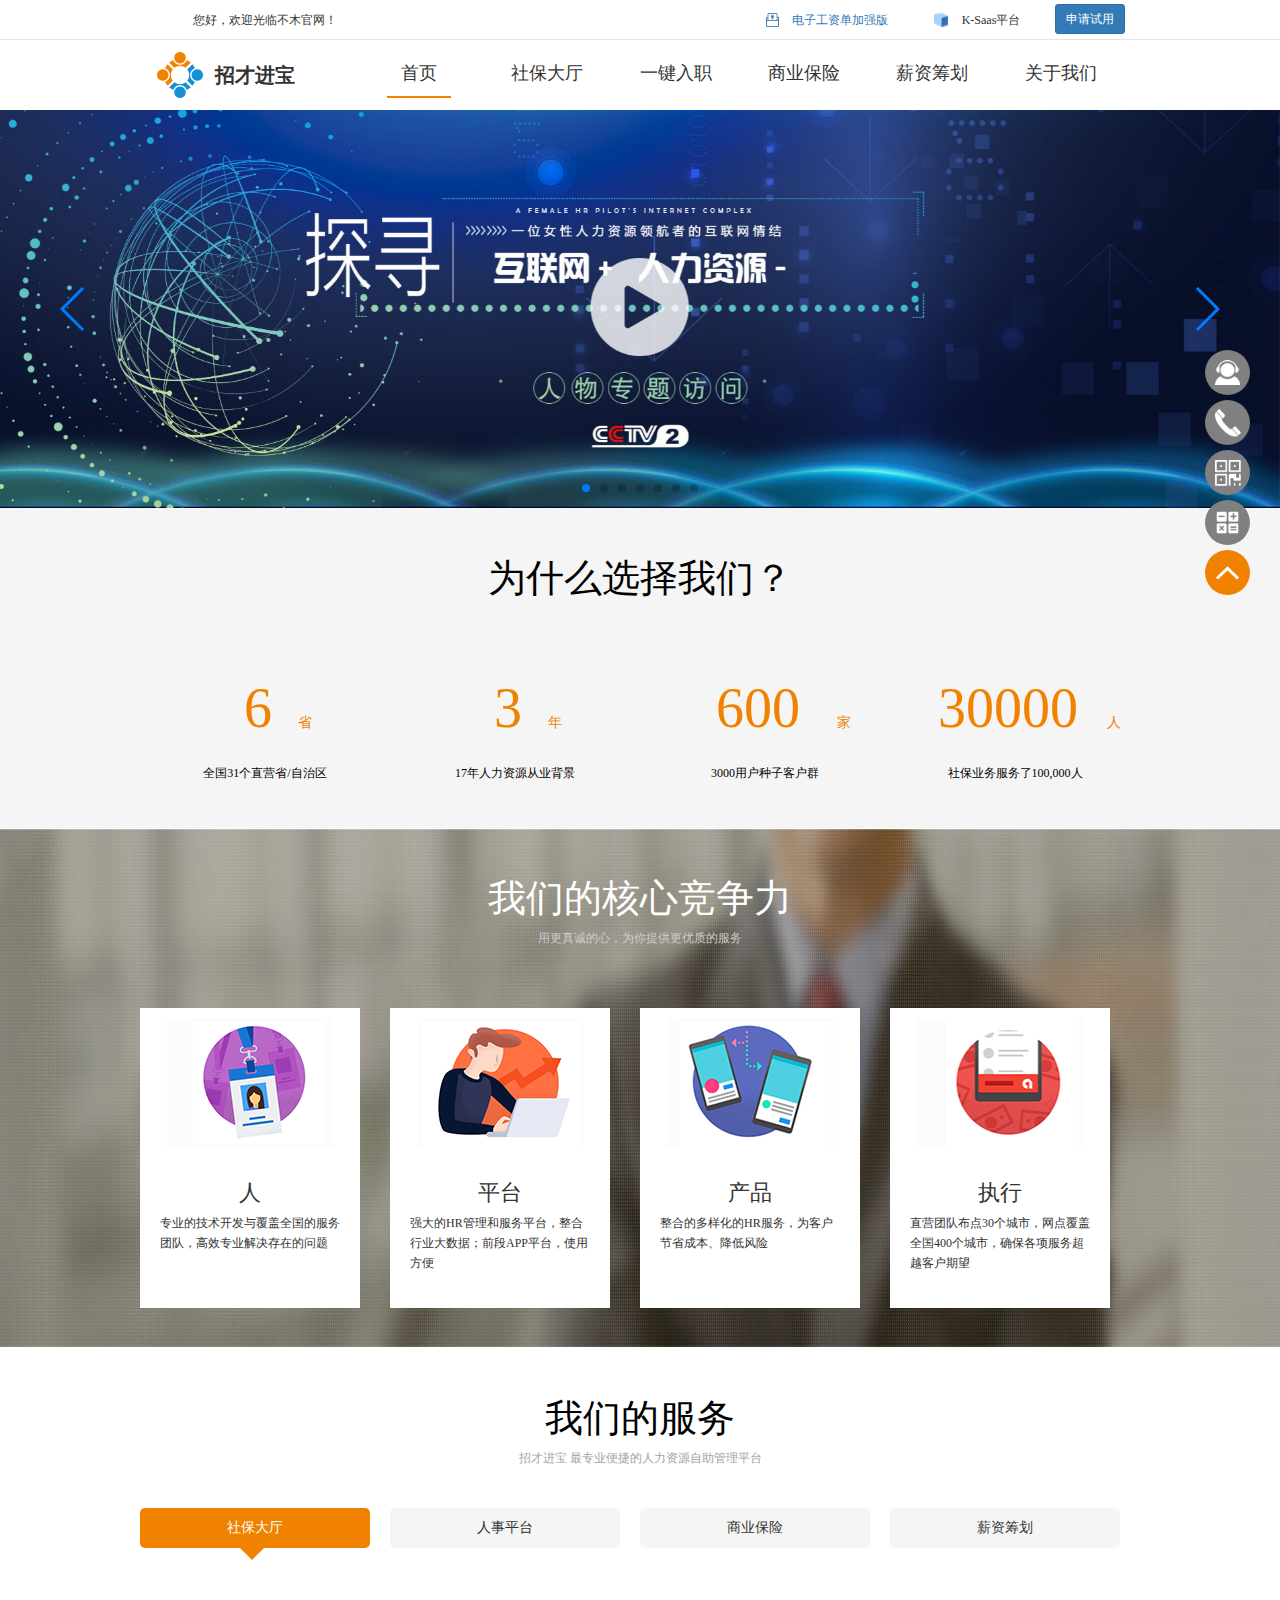
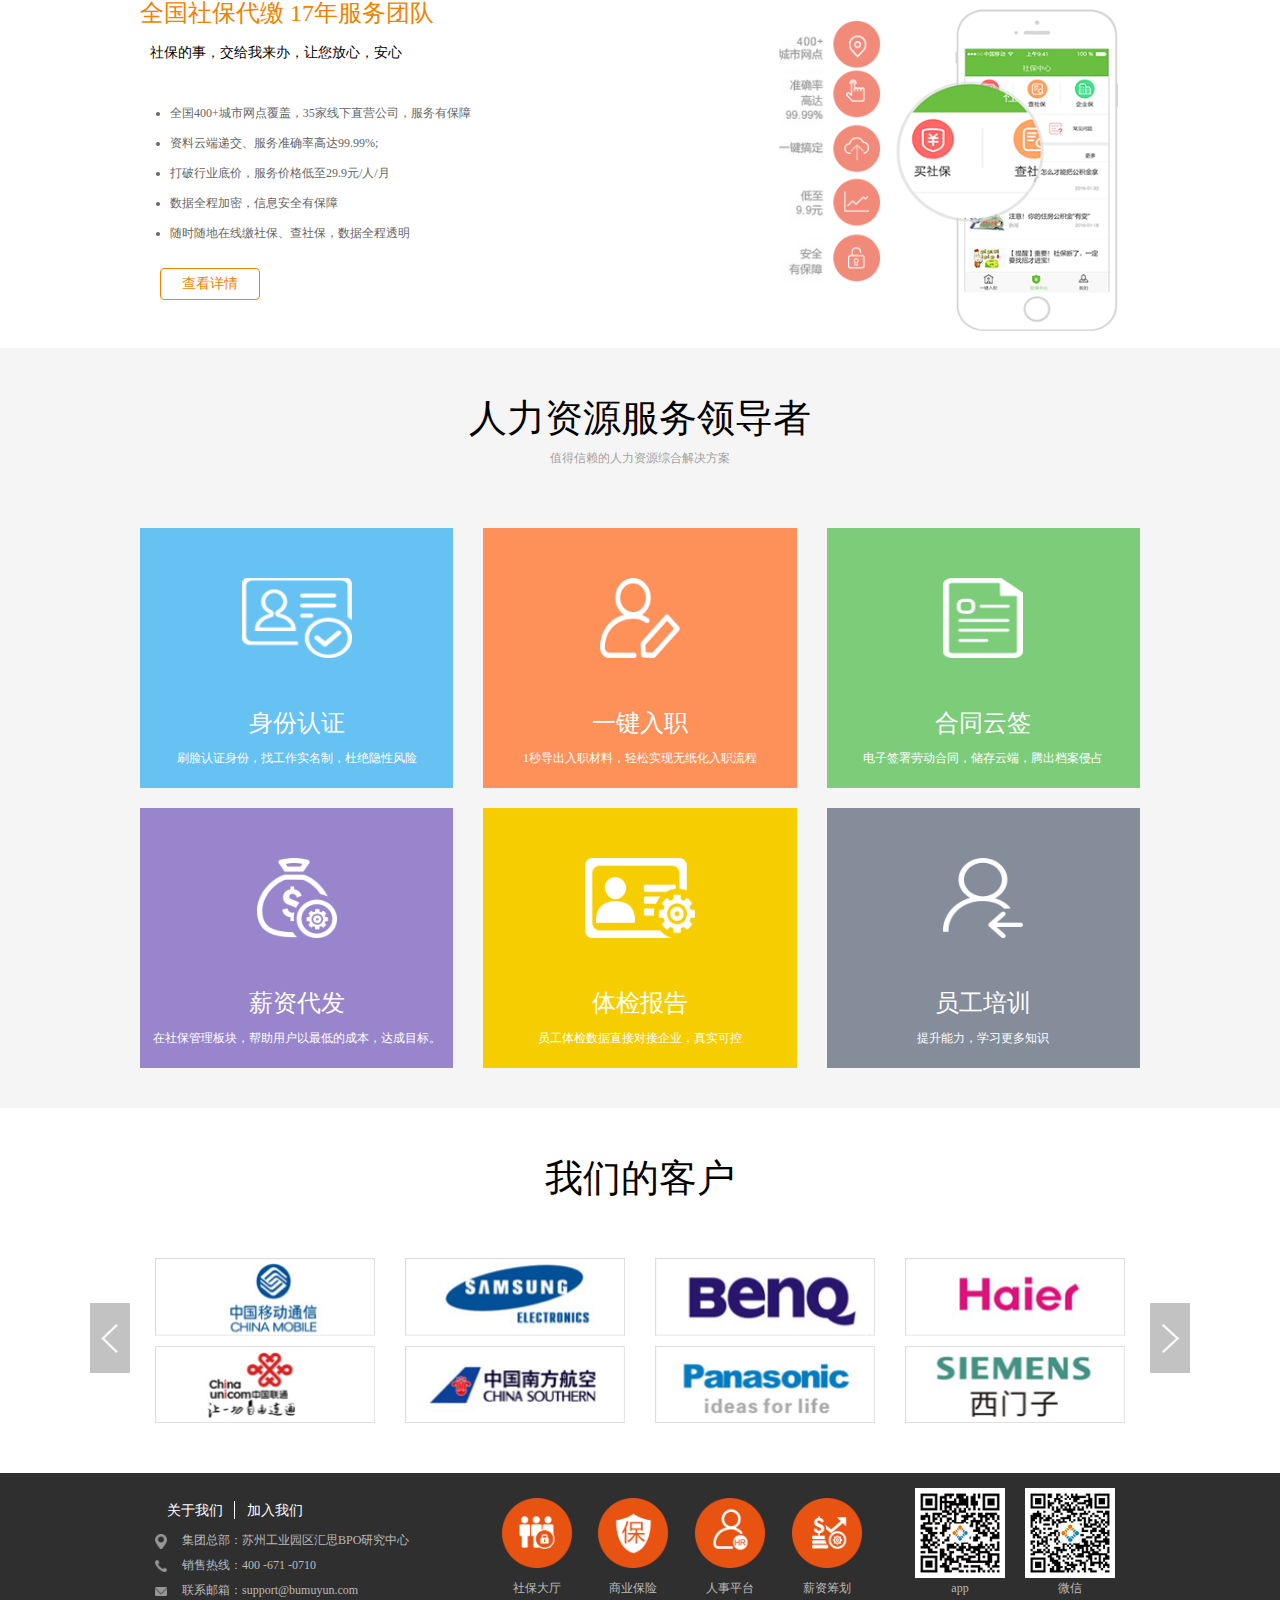
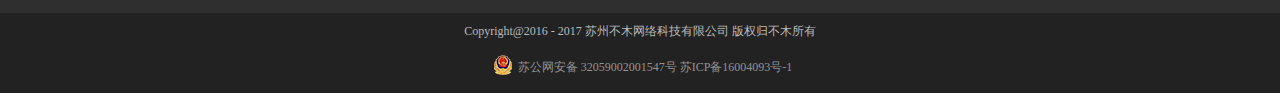
<file: index.html>
<!DOCTYPE html>
<html>
<head lang="en">
    <meta charset="UTF-8">
    <meta name="baidu-site-verification" content="LPungTQSHQ"/>
    <title>招才进宝-HR智能服务与员工生活大数据平台</title>
    <link rel="icon" href="image/favicon.ico" type="image/x-icon"/>
    <link rel="shortcut icon" href="image/favicon.ico" type="image/x-icon"/>

    <!--jquery 引用-->
    <script src="js/jquery/jquery-2.1.1.min.js"></script>
    <!--bootstrap样式-->
    <link href="css/plugins/bootstrap/bootstrap.min.css" rel="stylesheet">
    <script src="js/plugins/bootstrap/bootstrap.min.js"></script>
    <!--轮播图-->
    <link href="js/plugins/Swiper-3.1.0/dist/css/swiper.min.css" rel="stylesheet">
    <script src="js/plugins/Swiper-3.1.0/dist/js/swiper.min.js"></script>
    <!--弹框-->
    <link href="css/plugins/toastr/toastr.min.css" rel="stylesheet">
    <script src="js/plugins/toastr/toastr.min.js"></script>
    <!--公共-->
    <link href="css/common.css" rel="stylesheet">
    <link href="css/bumu/operate.css" rel="stylesheet">
    <link href="css/bumu/header.css" rel="stylesheet">
    <link href="css/bumu/footer.css" rel="stylesheet">
    <script src="js/common.js"></script>
    <script src="js/bumu/bumu.js"></script>
    <script src="js/bumu/operate.js"></script>
    <script src="js/bumu/header.js"></script>
    <script src="js/bumu/footer.js"></script>
    <!--本页面样式-->
    <link href="css/pages/index.css" rel="stylesheet">
    <script src="js/pages/index.js"></script>

</head>
<body>

<header>

    <div class="row line">

        <div class="col-xs-3">您好，欢迎光临不木官网！</div>

        <div class="col-xs-5 pull-right">
            <!--<div class="col-xs-6" style="display: flex;">-->
            <!--<div class="icon_blog" style="">-->
            <!--<img src="image/icon_micro-blog.png" style="display: block;">-->
            <!--</div>-->
            <!--<a class="micro-blog" style="cursor: pointer;" target="_blank"-->
            <!--href="http://weibo.com/p/1006065872270672/home?profile_ftype=1&is_article=1#_0">-->
            <!--关注微博-->
            <!--</a>-->
            <!--</div>-->

            <div class="col-xs-6" style="display: flex;">

                <div class="icon_salary" style="">
                    <img src="image/header/icon_salary.png" style="display: block;">
                </div>

                <a class="micro-blog" style="cursor: pointer;" target="_blank" onclick="header.goSalaryPage()">
                    电子工资单加强版
                </a>

            </div>

            <span class="txt" onclick="header.goKeySass()">K-Saas平台</span>
            <span class="btn btn-sm btn-primary pull-right" onclick="header.goTrailApply()">申请试用</span>

        </div>

    </div>

    <div class="row">

        <div class="cpy_info col-xs-3" onclick="header.goIndex()">
            <img class="cpy_logo" src="image/logo.png"/>
            <span class="cpy_name">招才进宝</span>
        </div>

        <div class="navbar_container col-xs-9">

            <div class="col-xs-2 navbar-btn index active" data-type="index">
                首页
            </div>

            <div class="col-xs-2 navbar-btn social" data-type="social">
                社保大厅
            </div>

            <div class="col-xs-2 navbar-btn entry" data-type="entry">
                一键入职
            </div>

            <div class="col-xs-2 navbar-btn commerce" data-type="commerce">
                商业保险
            </div>

            <div class="col-xs-2 navbar-btn salary" data-type="salary">
                薪资筹划
            </div>

            <div class="col-xs-2 navbar-btn about_us" data-type="about_us">
                关于我们
            </div>

            <!--<div class="col-xs-2 cpy_phone">-->
                <!--<span>18762875446（孙经理）</span>-->
            <!--</div>-->

        </div>

    </div>

</header>

<div class="content">

    <div class=" block_1 banner_list">

        <div class="swiper-container banner_container">
            <div class="swiper-wrapper">
                <div class="swiper-slide">
                    <img src="image/index/img_banner_7.png" onclick="index.showMedia()"/>
                </div>
                <div class="swiper-slide">
                    <img src="image/index/img_banner_1.png"/>
                </div>
                <div class="swiper-slide">
                    <img src="image/index/img_banner_2.png"/>
                </div>
                <div class="swiper-slide">
                    <img src="image/index/img_banner_3.png"/>
                </div>
                <div class="swiper-slide">
                    <img src="image/index/img_banner_4.png"/>
                </div>
                <div class="swiper-slide">
                    <img src="image/index/img_banner_5.png"/>
                </div>
                <div class="swiper-slide">
                    <img src="image/index/img_banner_6.png"/>
                </div>
            </div>
            <!-- 如果需要分页器 -->
            <div class="swiper-pagination"></div>
            <!-- 如果需要导航按钮 -->
            <div class="swiper-button-prev"></div>
            <div class="swiper-button-next"></div>
        </div>

    </div>

    <div class="block block_2 choose_us_reason_container">

        <div class="title_container">
            <div class="title">为什么选择我们？</div>
        </div>

        <div class="list">

            <div class="item item_1 col-xs-12 col-sm-6 col-md-3">
                <span class="spn_1">
                    <span class="count" style="width:79px;text-align: center">0</span>
                    <span class="unit">省</span>
                </span>
                <span class="txt">
                    全国31个直营省/自治区
                </span>
            </div>

            <div class="item item_2 col-xs-12 col-sm-6 col-md-3">
                <span class="spn_1">
                    <span class="count" style="width:79px;text-align: center">0</span>
                    <span class="unit">年</span>
                </span>
                <span class="txt">
                    17年人力资源从业背景
                </span>
            </div>

            <div class="item item_3 col-xs-12 col-sm-6 col-md-3">
                <span class="spn_1">
                    <span class="count" style="width:158px;text-align: center">0</span>
                    <span class="unit">家</span>
                </span>
                <span class="txt">
                    3000用户种子客户群
                </span>
            </div>

            <div class="item item_4 col-xs-12 col-sm-6 col-md-3" style="padding:0;">
                <span class="spn_1">
                    <span class="count" style="width:197px;text-align: center">0</span>
                    <span class="unit">人</span>
                </span>
                <span class="txt">
                    社保业务服务了100,000人
                </span>
            </div>


        </div>

    </div>

    <div class="block block_5 core_competence_container">

        <div class="title_container">
            <div class="title" style="color:#fff;">我们的核心竞争力</div>
            <div class="sec_title" style="color:#ccc;">用更真诚的心，为你提供更优质的服务</div>
        </div>

        <div class="core_competence_img_list row">

            <div class="core_competence_img_item col-xs-3">

                <div class="core_competence_content">

                    <div class="core_competence_img">
                        <img src="image/index/core_competence_1.png"/>
                    </div>

                    <div class="txt">
                        <div class="txt_1">人</div>
                        <div class="txt_2">专业的技术开发与覆盖全国的服务团队，高效专业解决存在的问题</div>
                    </div>
                </div>

            </div>

            <div class="core_competence_img_item col-xs-3">

                <div class="core_competence_content">
                    <div class="core_competence_img">
                        <img src="image/index/core_competence_2.png"/>
                    </div>

                    <div class="txt">
                        <div class="txt_1">平台</div>
                        <div class="txt_2">强大的HR管理和服务平台，整合行业大数据；前段APP平台，使用方便</div>
                    </div>
                </div>

            </div>

            <div class="core_competence_img_item col-xs-3">

                <div class="core_competence_content">
                    <div class="core_competence_img">
                        <img src="image/index/core_competence_3.png"/>
                    </div>

                    <div class="txt">
                        <div class="txt_1">产品</div>
                        <div class="txt_2">整合的多样化的HR服务，为客户节省成本、降低风险</div>
                    </div>
                </div>

            </div>

            <div class="core_competence_img_item col-xs-3">

                <div class="core_competence_content">
                    <div class="core_competence_img">
                        <img src="image/index/core_competence_4.png"/>
                    </div>

                    <div class="txt">
                        <div class="txt_1">执行</div>
                        <div class="txt_2">直营团队布点30个城市，网点覆盖全国400个城市，确保各项服务超越客户期望</div>
                    </div>
                </div>

            </div>

        </div>

    </div>

    <div class="block block_3 our_service_container">

        <div class="title_container">
            <div class="title">我们的服务</div>
            <div class="sec_title">招才进宝 最专业便捷的人力资源自助管理平台</div>
        </div>

        <div class="service_name_list">
            <span class="service_name_item active" data-cotainerName="social_insurance_container">社保大厅</span>
            <span class="service_name_item" data-cotainerName="entry_container">人事平台</span>
            <span class="service_name_item" data-cotainerName="com_insurance_container">商业保险</span>
            <span class="service_name_item" data-cotainerName="salary_container">薪资筹划</span>
        </div>

        <div class="service_container social_insurance_container" style="display: block;">

            <div class="line_1">全国社保代缴 17年服务团队</div>
            <div class="line_2">社保的事，交给我来办，让您放心，安心</div>

            <ul>
                <li>全国400+城市网点覆盖，35家线下直营公司，服务有保障</li>
                <li>资料云端递交、服务准确率高达99.99%;</li>
                <li>打破行业底价，服务价格低至29.9元/人/月</li>
                <li>数据全程加密，信息安全有保障</li>
                <li>随时随地在线缴社保、查社保，数据全程透明</li>
            </ul>

            <div class="btn_detail" onclick="index.goPage('social')">
                查看详情
            </div>

            <div class="img">
                <img src="image/index/img_social_insurance.png"/>
            </div>

        </div>

        <div class="service_container entry_container">

            <div class="line_1">KEY-SaaS人力资源管理系统</div>
            <div class="line_2">基于人力资源云服务的一键认证和识别管理系统</div>

            <ul>
                <li>全新”互联网+，HR-“模式，为企业省时省力</li>
                <li>一键入职，轻松实现无纸化入职流程，方便快捷</li>
                <li>员工信息资料云储存，查找方便节省空间</li>
                <li>身份实名制认证，规避用工风险，杜绝隐患公告信息一键发布，落实到每位员工，以防疏漏</li>
            </ul>

            <div class="btn_detail" onclick="index.goPage('entry')">
                查看详情
            </div>

            <div class="img">
                <img src="image/index/img_entry.png"/>
            </div>

        </div>

        <div class="service_container com_insurance_container">

            <div class="line_1">我们为您提供全方位保障</div>
            <div class="line_2">提供多样全面的员工团体健康保障</div>

            <ul>
                <li> 保障全面，意外、门诊、住院、重疾全覆盖;</li>
                <li> 八种套餐，固定报价是，为企业节省每一分钱;</li>
                <li> 在线投保、在线理赔、轻松快捷，简化HR工作;</li>
            </ul>

            <div class="btn_detail" onclick="index.goPage('commerce')">
                查看详情
            </div>

            <div class="img">
                <img src="image/index/img_com_insurance.png"/>
            </div>

        </div>

        <div class="service_container salary_container">

            <div class="line_1">我们为您提供全方位保障</div>

            <div class="txtInfo">
                <span>未知与机遇并存的未来，</span>
                <span>期待有我们的相伴，</span>
                <span>为您增添前行的力量！</span>
            </div>

            <div class="btn_detail" onclick="index.goPage('salary')">查看详情</div>

            <div class="img">
                <img src="image/index/img_salary.png"/>
            </div>

        </div>

    </div>

    <div class="block block_4 our_func_container">

        <div class="title_container">
            <div class="title">人力资源服务领导者</div>
            <div class="sec_title">值得信赖的人力资源综合解决方案</div>
        </div>

        <div class="func_img_list">

            <div class="row">

                <div class="func_img_item col-md-4 ">

                    <div class="func_info bg_1">

                        <div class="img">
                            <img src="image/index/our_func_1.png"/>
                        </div>

                        <div class="txt">
                            <div class="txt_1">身份认证</div>
                            <div class="txt_2">刷脸认证身份，找工作实名制，杜绝隐性风险</div>
                        </div>

                    </div>

                </div>

                <div class="func_img_item col-md-4 ">

                    <div class="func_info bg_2">

                        <div class="img">
                            <img src="image/index/our_func_2.png"/>
                        </div>

                        <div class="txt">
                            <div class="txt_1">一键入职</div>
                            <div class="txt_2">1秒导出入职材料，轻松实现无纸化入职流程</div>
                        </div>

                    </div>

                </div>

                <div class="func_img_item col-md-4 ">

                    <div class="func_info bg_3">

                        <div class="img">
                            <img src="image/index/our_func_3.png"/>
                        </div>

                        <div class="txt">
                            <div class="txt_1">合同云签</div>
                            <div class="txt_2">电子签署劳动合同，储存云端，腾出档案侵占</div>
                        </div>

                    </div>

                </div>

            </div>

            <div class="row">

                <div class="func_img_item col-md-4 ">

                    <div class="func_info bg_4">

                        <div class="img">
                            <img src="image/index/our_func_4.png"/>
                        </div>

                        <div class="txt">
                            <div class="txt_1">薪资代发</div>
                            <div class="txt_2">在社保管理板块，帮助用户以最低的成本，达成目标。</div>
                        </div>

                    </div>

                </div>

                <div class="func_img_item col-md-4 ">

                    <div class="func_info bg_5">

                        <div class="img">
                            <img src="image/index/our_func_5.png"/>
                        </div>

                        <div class="txt">
                            <div class="txt_1">体检报告</div>
                            <div class="txt_2">员工体检数据直接对接企业，真实可控</div>
                        </div>

                    </div>

                </div>

                <div class="func_img_item col-md-4 ">

                    <div class="func_info bg_6">

                        <div class="img">
                            <img src="image/index/our_func_6.png"/>
                        </div>

                        <div class="txt">
                            <div class="txt_1">员工培训</div>
                            <div class="txt_2">提升能力，学习更多知识</div>
                        </div>

                    </div>

                </div>

            </div>

        </div>

    </div>

    <div class="block block_6 customer_container" style="display: block;">

        <div class="title_container">
            <div class="title">我们的客户</div>
        </div>

        <div class="customer_img_list">

            <div class="left_direction">
                <img src="image/index/icon_left.png"/>
            </div>

            <div class="swiper-container customer_img_list_container">
                <div class="swiper-wrapper col-xs-12 row">

                    <div class="swiper-slide col-xs-3">

                        <div class="img_item">
                            <img src="image/index/img_customer_1.png"/>
                        </div>

                        <div class="img_item">
                            <img src="image/index/img_customer_2.png"/>
                        </div>

                    </div>

                    <div class="swiper-slide col-xs-3">

                        <div class="img_item">
                            <img src="image/index/img_customer_3.png"/>
                        </div>

                        <div class="img_item">
                            <img src="image/index/img_customer_4.png"/>
                        </div>

                    </div>

                    <div class="swiper-slide col-xs-3">

                        <div class="img_item">
                            <img src="image/index/img_customer_5.png"/>
                        </div>

                        <div class="img_item">
                            <img src="image/index/img_customer_6.png"/>
                        </div>

                    </div>

                    <div class="swiper-slide col-xs-3">

                        <div class="img_item">
                            <img src="image/index/img_customer_7.png"/>
                        </div>

                        <div class="img_item">
                            <img src="image/index/img_customer_8.png"/>
                        </div>

                    </div>

                </div>
                <!-- 如果需要分页器 -->
                <!--<div class="swiper-pagination"></div>-->
                <!-- 如果需要导航按钮 -->
                <!--<div class="swiper-button-prev"></div>-->
                <!--<div class="swiper-button-next"></div>-->
            </div>

            <div class="right_direction">
                <img src="image/index/icon_right.png"/>
            </div>

        </div>

    </div>

</div>

<footer>

    <div class="foot_1">

        <div class="side left_side col-xs-4">

            <div class="line">
                <span class="btn_nav" data-type="about_us">关于我们</span>
                <span class="btn_nav" data-type="join_us">加入我们</span>
            </div>

            <div class="line">
                <span class="icon">
                    <img src="image/icon_footer_location.png"/>
                </span>
                <span class="txt">集团总部：苏州工业园区汇思BPO研究中心</span>
            </div>

            <div class="line">
                <span class="icon">
                    <img src="image/icon_footer_phone.png"/>
                </span>
                <span class="txt">销售热线：400 -671 -0710</span>
            </div>

            <div class="line">
                <span class="icon">
                     <img src="image/icon_footer_email.png"/>
                </span>
                <span class="txt">联系邮箱：support@bumuyun.com</span>

            </div>

        </div>

        <div class="side content_side col-xs-5">

            <span class="item" data-type="social">
                <span class="func_img">
                    <img src="image/icon_footer_social_insurance.png"/>
                </span>
                <span class="func_name">社保大厅</span>
            </span>

            <span class="item" data-type="commerce">
                <span class="func_img">
                    <img src="image/icon_footer_comerce_insurance.png"/>
                </span>
                <span class="func_name">商业保险</span>
            </span>

            <span class="item" data-type="entry">
                <span class="func_img">
                    <img src="image/icon_footer_entry.png"/>
                </span>
                <span class="func_name">人事平台</span>
            </span>

            <span class="item" data-type="salary">
                <span class="func_img">
                    <img src="image/icon_footer_salary.png"/>
                </span>
                <span class="func_name">薪资筹划</span>
            </span>

        </div>

        <div class="side right_side col-xs-3">

            <span class="item col-xs-6">
                <span class="qrcode_img">
                    <img src="image/icon_footer_qrcode_app.png"/>
                </span>

                <span class="qrcode_name">app</span>
            </span>

            <span class="item col-xs-6">
                <span class="qrcode_img">
                    <img src="image/icon_footer_qrcode_weixin.png"/>
                </span>

                <span class="qrcode_name">微信</span>
            </span>

        </div>

    </div>

    <div class="foot_2">

        <div class="copyright">
            Copyright@2016 - 2017 苏州不木网络科技有限公司 版权归不木所有
        </div>

        <div class="copyright">
            <a target="_blank" href="http://www.beian.gov.cn/portal/registerSystemInfo?recordcode=32059002001547">
                <img src="image/index/icon_beian.png"/>
                <p>
                    苏公网安备 32059002001547号 苏ICP备16004093号-1
                </p>
            </a>
        </div>

    </div>

</footer>

<div class="operate_container">

    <div class="opt_item">
        <div class="txt txt_email_info">
            support@bumuyun.com
        </div>
        <img src="image/operate/icon_opt_email.png"/>
    </div>

    <div class="opt_item">
        <div class="txt txt_phone_info">
            18762875446（孙经理）
        </div>
        <img src="image/operate/icon_opt_phone.png"/>
    </div>

    <div class="opt_item">
        <div class="txt txt_qrCode_info">
            <img src="image/icon_footer_qrcode_app.png"/>
        </div>
        <img src="image/operate/icon_opt_qrcode_app.png"/>
    </div>

    <div class="opt_item" onclick="soin_calc.calcModalShow()">
        <img src="image/operate/icon_opt_calc.png"/>
    </div>

    <div class="opt_item" onclick="soin_calc.goTop()">
        <img src="image/operate/icon_opt_toTop.png"/>
    </div>

</div>

<div class="modal fade calc_container_modal" style="background-color:rgba(0,0,0,0.50);">
    <div class="modal-dialog">
        <div class="modal-content">
            <div class="modal-header">
                <button type="button" class="close" data-dismiss="modal" aria-label="Close"><span
                        aria-hidden="true">&times;</span></button>
                <h4 class="modal-title">社保计算器</h4>
            </div>
            <div class="modal-body">

                <div class="left_side col-xs-4">

                    <div class="item soin_area_container">
                        <select class="form-control" onchange="soin_calc.initSoinTypeList()">
                            <option>参保地</option>
                            <!--<option>苏州</option>-->
                            <!--<option>苏州</option>-->
                        </select>
                    </div>

                    <div class="item soin_type_container">
                        <select class="form-control" onchange="soin_calc.SoinTypeInit()">
                            <option>参保类型</option>
                            <!--<option>A类</option>-->
                            <!--<option>B类</option>-->
                        </select>
                    </div>

                    <div class="item soin_basic_container">
                        <input type="text" class="form-control" placeholder="社保基数"
                               onkeyup="if(isNaN(value))execCommand('undo')" maxlength="10"/>
                    </div>

                    <div class="item fund_container">
                        <input type="text" class="form-control" placeholder="公积金基数"
                               onkeyup="if(isNaN(value))execCommand('undo')" maxlength="10"/>
                    </div>

                    <div class="line">
                        <div class="btn" onclick="soin_calc.SoinCalc()">计算</div>
                        <div class="btn btn-default" onclick="soin_calc.calcReset()">重置</div>
                    </div>

                </div>

                <div class="right_side col-xs-8">

                    <div class="txt">五险一金缴费明细：</div>

                    <div class="pay_info">

                        <div class="head_info col-xs-12">

                            <div class="col-xs-2">类别</div>
                            <div class="col-xs-2">基数(元)</div>
                            <div class="col-xs-4">
                                <div class="txt">个人缴纳</div>
                                <div>
                                    <div class="col-xs-6">缴纳比例(%)</div>
                                    <div class="col-xs-6">缴纳金额(元)</div>
                                </div>
                            </div>
                            <div class="col-xs-4">
                                <div class="txt">企业缴纳</div>
                                <div>
                                    <div class="col-xs-6">缴纳比例(%)</div>
                                    <div class="col-xs-6">缴纳金额(元)</div>
                                </div>
                            </div>

                        </div>

                        <div class="content_info col-xs-12">

                            <div class='prompt'>输入左侧数据才能生成明细哦~~</div>

                            <!--<div class="item col-xs-12">-->
                            <!--<div class="col-xs-2 type_name">养老</div>-->
                            <!--<div class="col-xs-2 basic_count">2697.00</div>-->
                            <!--<div class="col-xs-2 per_pay_percentage">8%</div>-->
                            <!--<div class="col-xs-2 per_pay_amount">218.00</div>-->
                            <!--<div class="col-xs-2 corp_pay_percentage">8%</div>-->
                            <!--<div class="col-xs-2 corp_pay_amount">218.00</div>-->
                            <!--</div>-->

                            <!--<div class="item col-xs-12">-->
                            <!--<div class="col-xs-2 type_name">医疗</div>-->
                            <!--<div class="col-xs-2 basic_count">2697.00</div>-->
                            <!--<div class="col-xs-2 per_pay_percentage">8%</div>-->
                            <!--<div class="col-xs-2 per_pay_amount">218.00</div>-->
                            <!--<div class="col-xs-2 corp_pay_percentage">8%</div>-->
                            <!--<div class="col-xs-2 corp_pay_amount">218.00</div>-->
                            <!--</div>-->

                            <!--<div class="item col-xs-12">-->
                            <!--<div class="col-xs-2 type_name">实业</div>-->
                            <!--<div class="col-xs-2 basic_count">2697.00</div>-->
                            <!--<div class="col-xs-2 per_pay_percentage">8%</div>-->
                            <!--<div class="col-xs-2 per_pay_amount">218.00</div>-->
                            <!--<div class="col-xs-2 corp_pay_percentage">8%</div>-->
                            <!--<div class="col-xs-2 corp_pay_amount">218.00</div>-->
                            <!--</div>-->

                            <!--<div class="item col-xs-12">-->
                            <!--<div class="col-xs-2 type_name">工伤</div>-->
                            <!--<div class="col-xs-2 basic_count">2697.00</div>-->
                            <!--<div class="col-xs-2 per_pay_percentage">8%</div>-->
                            <!--<div class="col-xs-2 per_pay_amount">218.00</div>-->
                            <!--<div class="col-xs-2 corp_pay_percentage">8%</div>-->
                            <!--<div class="col-xs-2 corp_pay_amount">218.00</div>-->
                            <!--</div>-->

                            <!--<div class="item col-xs-12">-->
                            <!--<div class="col-xs-2 type_name">生育</div>-->
                            <!--<div class="col-xs-2 basic_count">2697.00</div>-->
                            <!--<div class="col-xs-2 per_pay_percentage">8%</div>-->
                            <!--<div class="col-xs-2 per_pay_amount">218.00</div>-->
                            <!--<div class="col-xs-2 corp_pay_percentage">8%</div>-->
                            <!--<div class="col-xs-2 corp_pay_amount">218.00</div>-->
                            <!--</div>-->

                            <!--<div class="item col-xs-12">-->
                            <!--<div class="col-xs-2 type_name">公积金</div>-->
                            <!--<div class="col-xs-2 basic_count">2697.00</div>-->
                            <!--<div class="col-xs-2 per_pay_percentage">8%</div>-->
                            <!--<div class="col-xs-2 per_pay_amount">218.00</div>-->
                            <!--<div class="col-xs-2 corp_pay_percentage">8%</div>-->
                            <!--<div class="col-xs-2 corp_pay_amount">218.00</div>-->
                            <!--</div>-->

                            <!--<div class="item col-xs-12">-->
                            <!--<div class="col-xs-2 "></div>-->
                            <!--<div class="col-xs-2 "></div>-->
                            <!--<div class="col-xs-4 per_pay_percentage">-->
                            <!--<span>个人共缴：</span>-->
                            <!--<span class="count">$500</span>-->
                            <!--</div>-->
                            <!--<div class="col-xs-4 per_pay_percentage">-->
                            <!--<span>企业共缴：</span>-->
                            <!--<span class="count">$500</span>-->
                            <!--</div>-->
                            <!--</div>-->

                            <!--<div class="line col-xs-12">-->
                            <!--<span class="col-xs-5">-->
                            <!--<span>总共缴：</span>-->
                            <!--<span class="count total_count">￥8000</span>-->
                            <!--</span>-->

                            <!--<span>-->
                            <!--<span>（其中社保：</span>-->
                            <!--<span class="count soin_count">￥5000</span>-->
                            <!--<span>公积金：</span>-->
                            <!--<span class="count fund_count">￥3000</span>-->
                            <!--<span>）</span>-->
                            <!--</span>-->
                            <!--</div>-->

                        </div>

                    </div>

                </div>

            </div>
            <!--<div class="modal-footer">-->
            <!--<button type="button" class="btn btn-default" data-dismiss="modal">Close</button>-->
            <!--<button type="button" class="btn btn-primary">Save changes</button>-->
            <!--</div>-->
        </div>
        <!-- /.modal-content -->
    </div>
    <!-- /.modal-dialog -->
</div>

<div class="media_layer">

    <i class="icon_move">
        <img src="image/index/icon_close.png" onclick="index.hideMedia()">
    </i>

    <embed src="http://player.youku.com/player.php/sid/XMjg0MjA5NTg4NA==/v.swf"
           allowfullscreen="true" quality="high"
           width="680" height="500" autostart="true"
           align="middle" allowscriptaccess="always" type="application/x-shockwave-flash">

</div>


<script>
    document.write(unescape(cnzzStr));
</script>

</body>
</html>
</file>
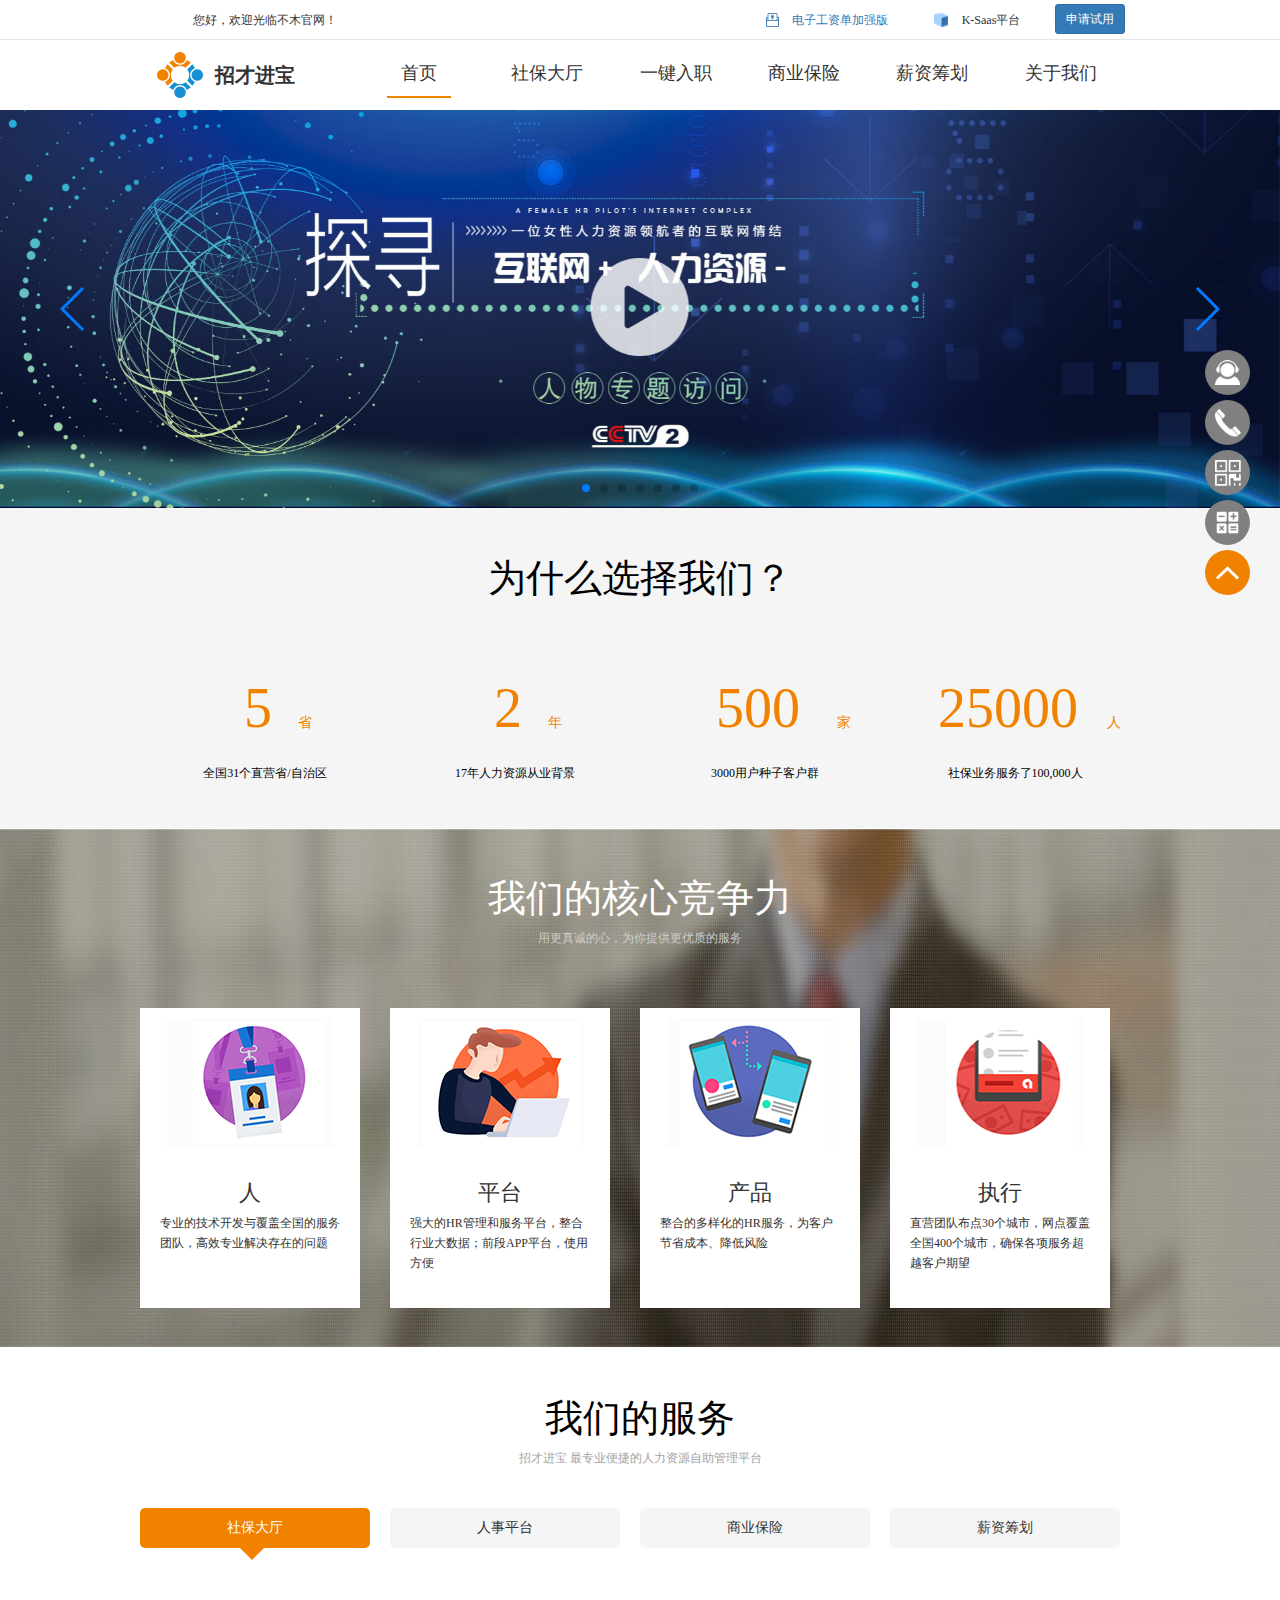
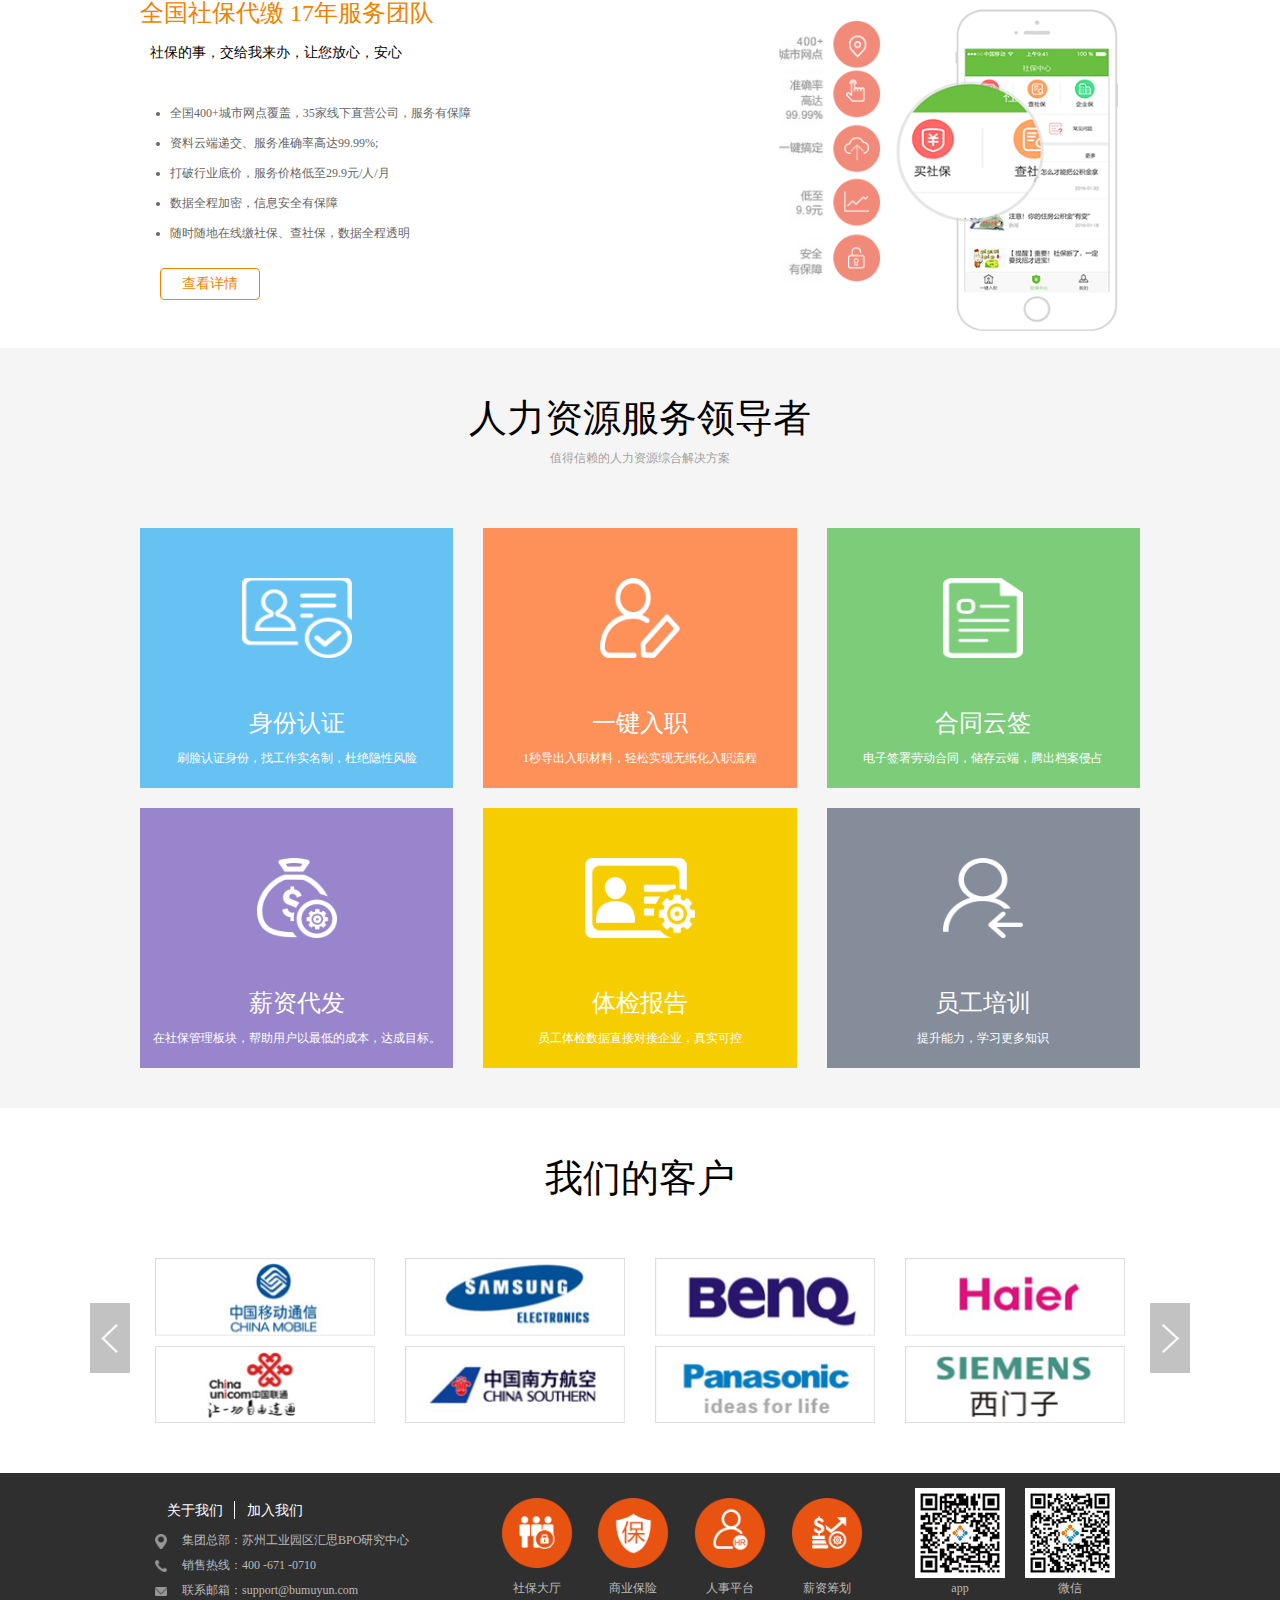
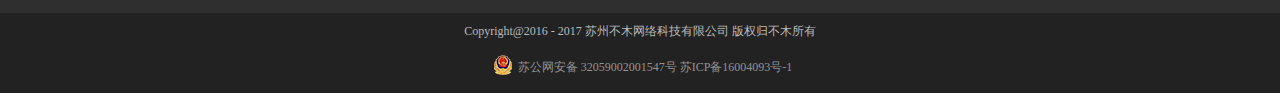
<file: sc.html>
<html>
<head>
    <title>招才进宝</title>
    <meta charset="UTF-8">
</head>
<body>

<script src="js/jquery/jquery-2.1.1.min.js"></script>

<!--商机页面短链接-->
<script language='javascript'>

    $(function () {
        getUrl();//获取URL参数
        var $inter = getInterface(); //获取 前缀
//        console.log($inter);

        var p = sessionStorage.getItem("p");//页面 短参
        var url;

        switch (p) {
            case "index":
                url = "/index.html";
                break;
            case "s":
                url = "/pages/social_insurance/social_insurance.html";
                break;
            default:
                url = "";
                break;
        }

        url = $inter + url;

        sessionStorage.clear();

        location.href = url;

    });


    //获取 前缀
    var getInterface = function () {

        var interface = location.protocol + "//" + location.host;//+ "/" + location.pathname.split("/")[1];

        return interface;

    };

    //获取URL参数
    var  getUrl = function () {
        var url = location.search;//如果 后缀为#，则不适用，要用 location.href
        if (url.indexOf("?") > -1) {
            var params = url.substr(url.indexOf("?") + 1, url.length).split("&");

            for (var i = 0; i < params.length; i++) {
                var param = params[i].split("=");

                if(!param || param.length < 2) {
                	console.log('参数错误');
                	param = params[i].split('%3d');
                	if (!param || param.length < 2) {
                		continue;
					}
				}

                sessionStorage.setItem(param[0], param[1]);

            }
        }
    };


</script>

</body>
</html>
</file>
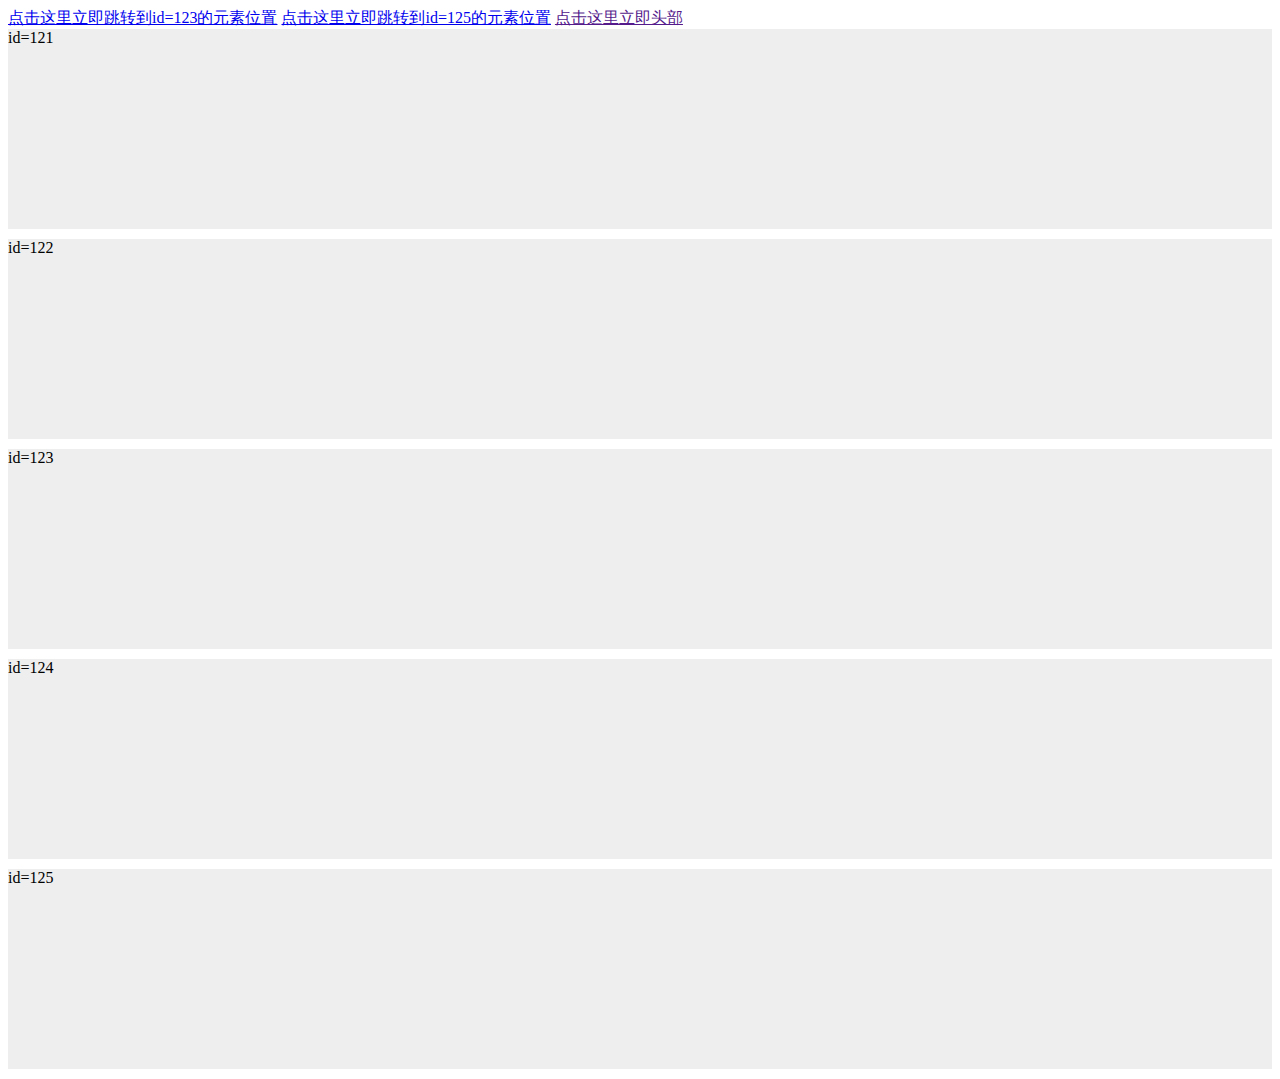
<file: testt.html>
<!doctype html>
<html lang="en">
<head>
		<meta charset="UTF-8">
		<title>指向id=123的内容</title>
		<style>
				div {
						height: 200px;
						margin-bottom: 10px;
						background: #eee;
				} </style>
		<!--jquery 引用-->
		<script src="js/jquery/jquery-2.1.1.min.js"></script>
</head>
<body>
<a href="#123">点击这里立即跳转到id=123的元素位置</a>
<a href="#125">点击这里立即跳转到id=125的元素位置</a>
<a href="">点击这里立即头部</a>
<div id="121">id=121</div>
<div id="122">id=122</div>
<div id="123">id=123</div>
<div id="124">id=124</div>
<div id="125">id=125</div>

<script>

		window.onload = function () {
				var a = $("<div>");
				a.addClass("aaa");
				a.text("fasdfa");

//				alert(a[0].outerHTML)
		};

		window.onhashchange = function () {
				alert(location.hash);
				if (location.hash === "") {
						alert(0)
				}
				if (location.hash === "#123") {
						alert(11)
				}
				if (location.hash === "#125") {
						alert(22)
				}
		}
</script>
</body>
</html>
</file>
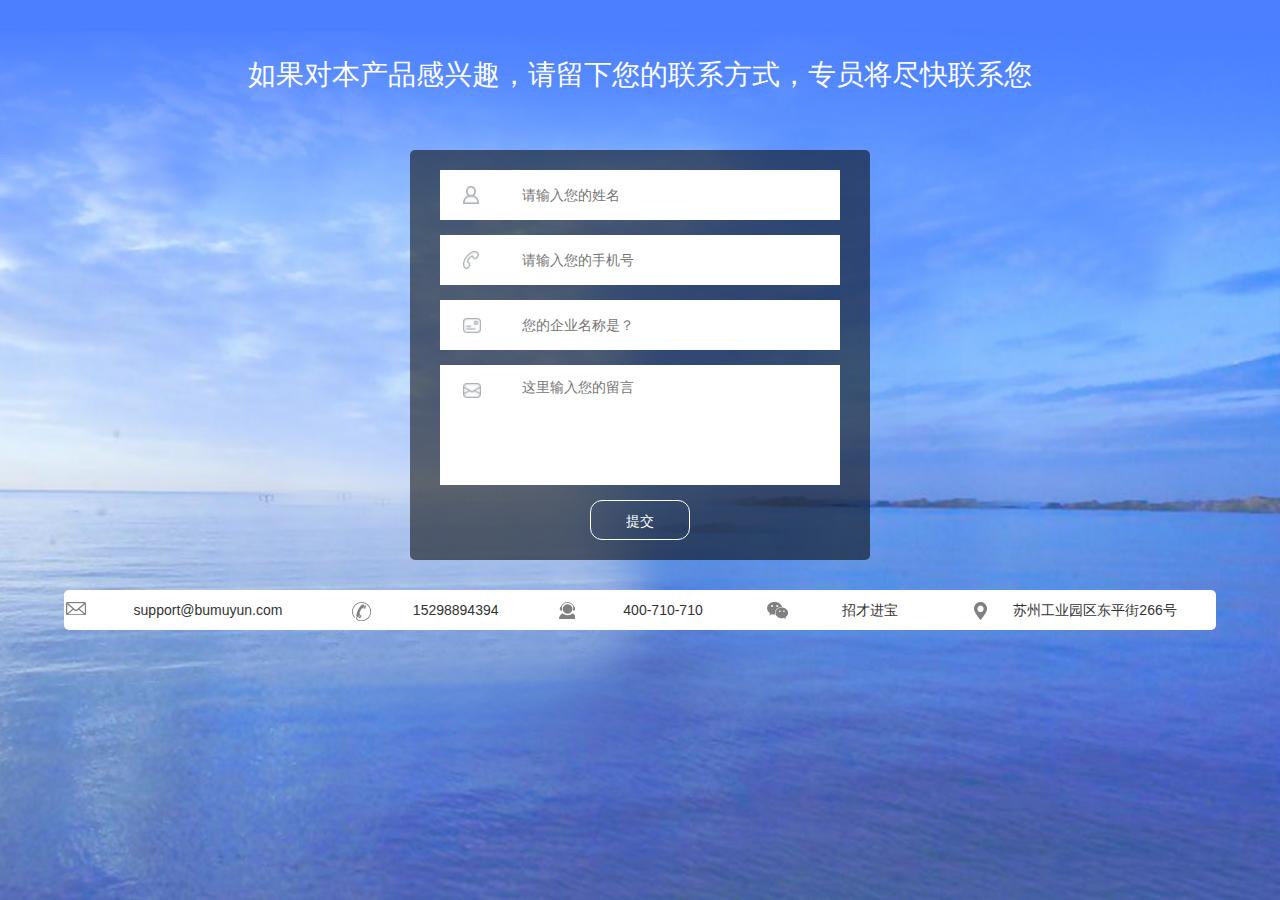
<file: trail_apply.html>
<!DOCTYPE html>
<html lang="en">
<head>
    <meta charset="UTF-8">
    <meta name="viewport" content="width=device-width, initial-scale=1, maximum-scale=1, user-scalable=no">
    <title>申请试用</title>

    <!--jquery 引用-->
    <script src="js/jquery/jquery-2.1.1.min.js"></script>
    <!--bootstrap样式-->
    <link href="css/plugins/bootstrap/bootstrap.min.css" rel="stylesheet">
    <script src="js/plugins/bootstrap/bootstrap.min.js"></script>
    <!--提示框-->
    <link href="css/plugins/toastr/toastr.min.css" rel="stylesheet">
    <script src="js/plugins/toastr/toastr.min.js"></script>
    <!--公共-->
    <script src="js/common.js"></script>
    <script src="js/bumu/bumu.js"></script>
    <!--本页面样式-->
    <link href="css/pages/trail_apply.css" rel="stylesheet">
    <script src="js/pages/trail_apply.js"></script>


</head>
<body>

<div class="wrapper">

    <header>
        <div class="txt">如果对本产品感兴趣，请留下您的联系方式，专员将尽快联系您</div>
    </header>

    <section class="user_info apply_container">

        <div class="block">

            <div class="icon col-xs-2">
                <img src="image/trail_apply/icon_body_1.png">
            </div>
            <div class="content col-xs-10">
                <input type="text" class="user_name" placeholder="请输入您的姓名" maxlength="16">
            </div>

        </div>

        <div class="block">

            <div class="icon col-xs-2">
                <img src="image/trail_apply/icon_body_2.png">
            </div>
            <div class="content col-xs-10">
                <input type="text" class="user_phone" placeholder="请输入您的手机号" maxlength="11">
            </div>

        </div>

        <div class="block">

            <div class="icon col-xs-2">
                <img src="image/trail_apply/icon_body_3.png" style="width:18px;height:15px;">
            </div>
            <div class="content col-xs-10">
                <input type="text" class="cpy_name" placeholder="您的企业名称是？" maxlength="128">
            </div>

        </div>

        <div class="block" style="height: 120px;">

            <div class="icon col-xs-2">
                <img src="image/trail_apply/icon_body_4.png" style="width:18px;height:15px;">
            </div>
            <div class="content col-xs-10">
                <textarea class="remark" placeholder="这里输入您的留言" maxlength="256"></textarea>
            </div>

        </div>

        <div class="btn_submit" onclick="trail_apply.apply_submit()">提交</div>

    </section>

    <footer>

        <div class="item item_1">

            support@bumuyun.com

        </div>

        <div class="item item_2">

            15298894394
            <!--<span class="icon">-->
            <!--<img src="/image/trail_apply/icon_foot_2.png">-->
            <!--</span>-->
            <!--<span class="txt">15298894394</span>-->

        </div>

        <div class="item item_3">

            400-710-710
            <!--<span class="icon">-->
            <!--<img src="/image/trail_apply/icon_foot_3.png">-->
            <!--</span>-->
            <!--<span class="txt">400-710-710</span>-->

        </div>

        <div class="item item_4">

            <!--<span class="icon">-->
            <!--<img src="/image/trail_apply/icon_foot_4.png">-->
            <!--</span>-->
            <!--<span class="txt">招才进宝</span>-->
            招才进宝

        </div>

        <div class="item item_5">

            苏州工业园区东平街266号
            <!--<span class="icon">-->
            <!--<img src="/image/trail_apply/icon_foot_5.png">-->
            <!--</span>-->
            <!--<span class="txt">苏州工业园区东平街266号</span>-->

        </div>

    </footer>

</div>

</body>
</html>
</file>
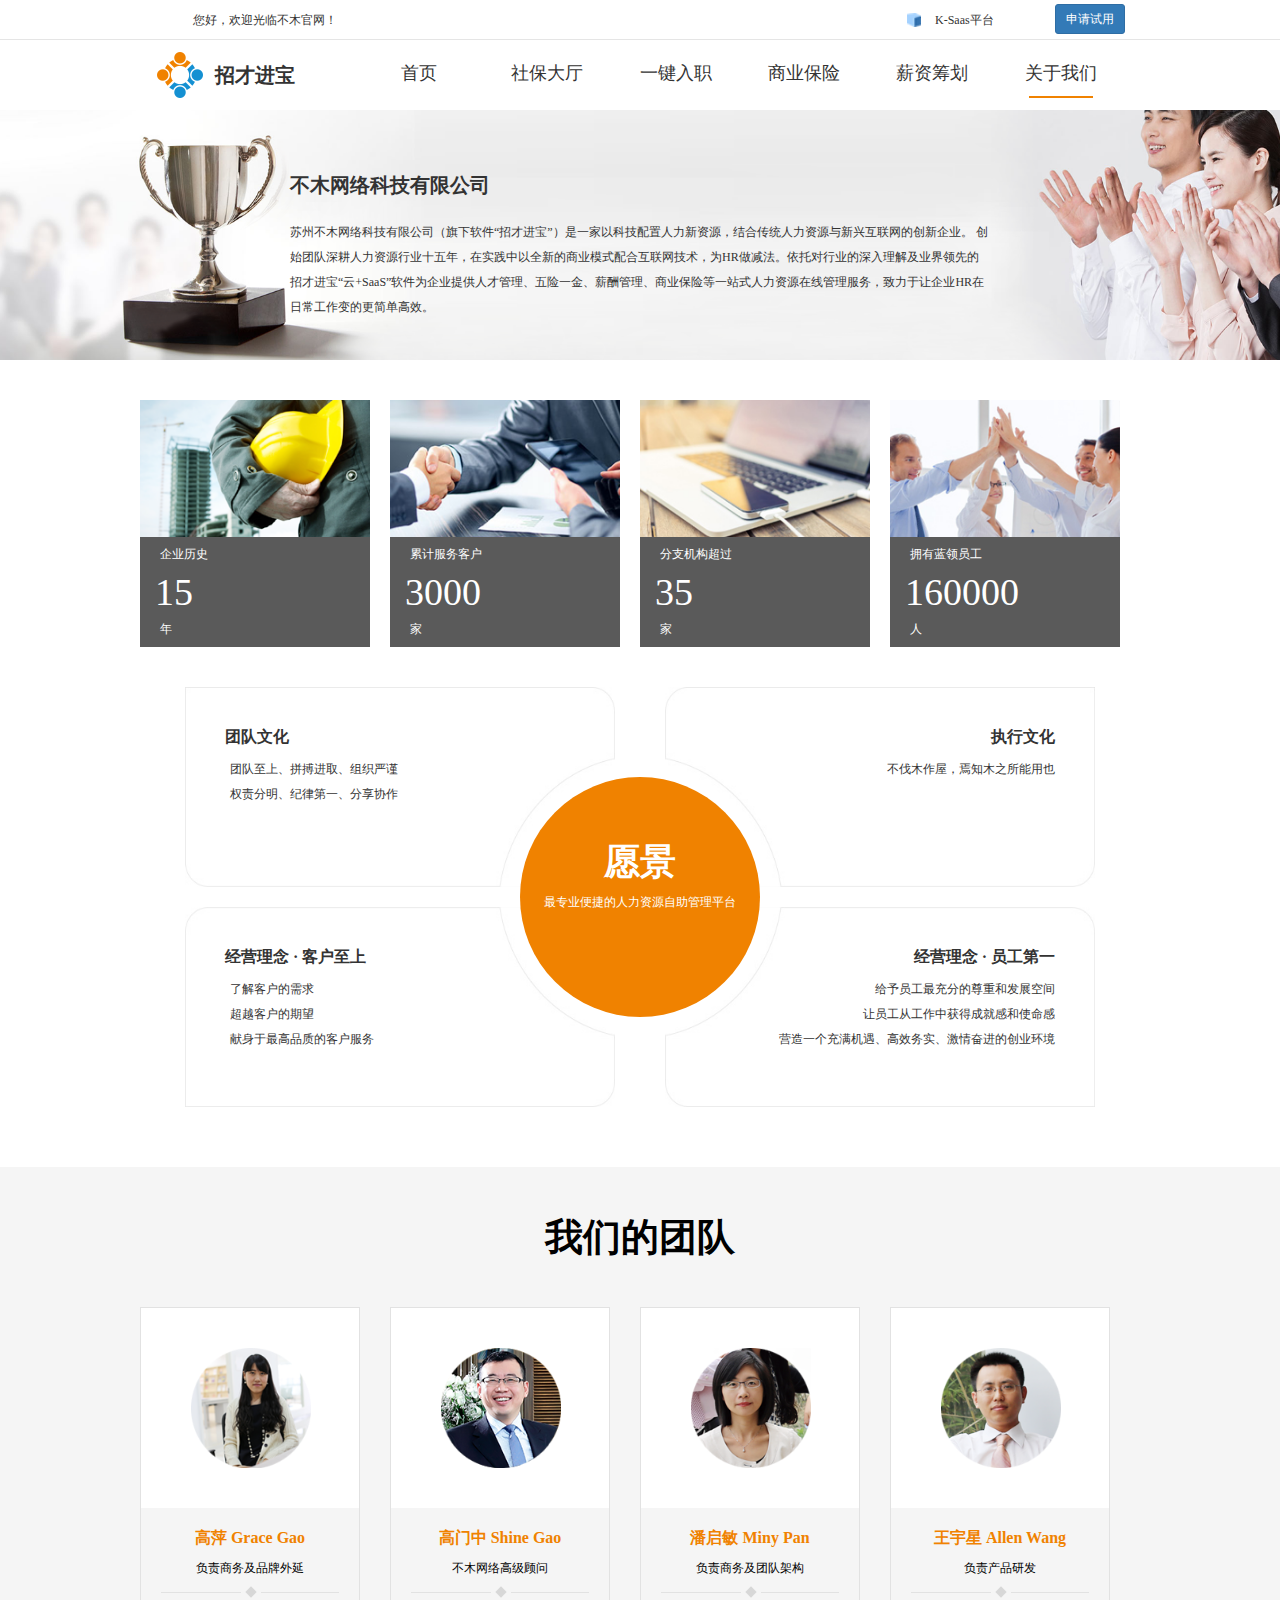
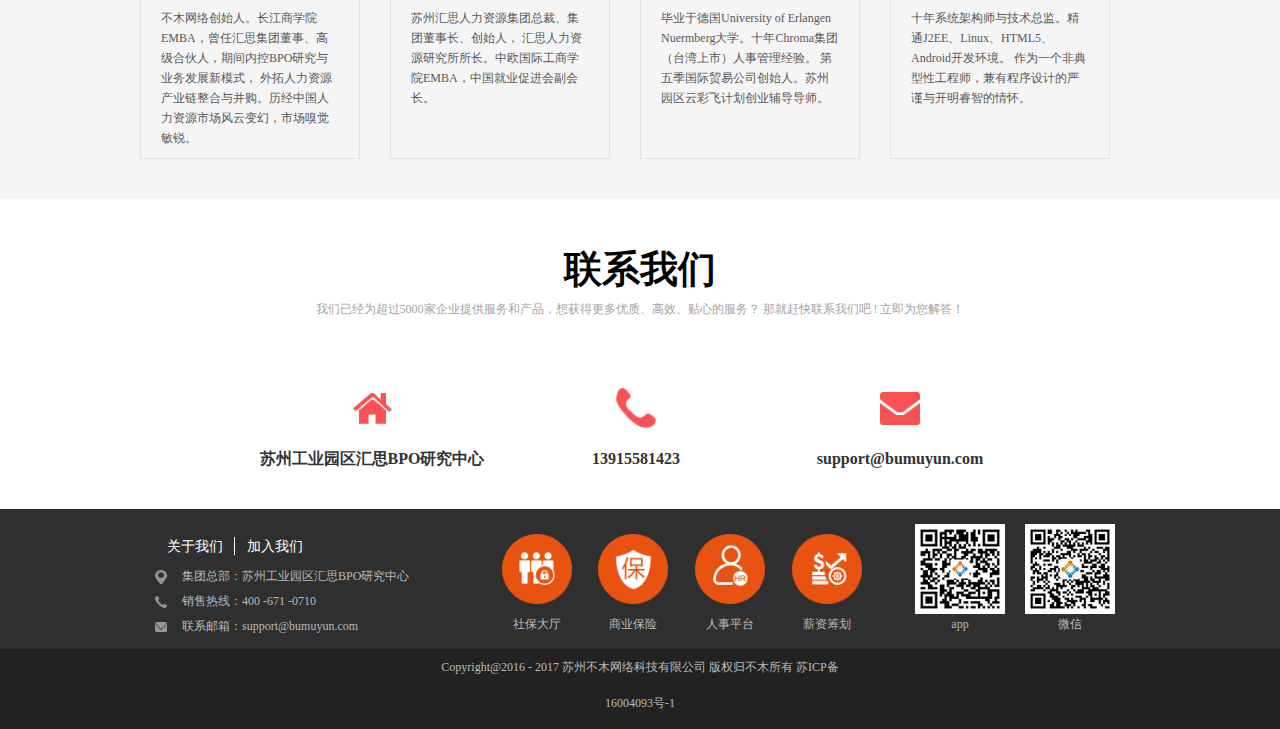
<file: pages/about_us/about_us.html>
<!DOCTYPE html>
<html>
<head lang="en">
    <meta charset="UTF-8">
    <title>关于我们</title>
    <link rel="icon" href="../../image/favicon.ico" type="image/x-icon"/>
    <link rel="shortcut icon" href="../../image/favicon.ico" type="image/x-icon"/>

    <!--jquery 引用-->
    <script src="../../js/jquery/jquery-2.1.1.min.js"></script>
    <!--bootstrap样式-->
    <link href="../../css/plugins/bootstrap/bootstrap.min.css" rel="stylesheet">
    <!--公共-->
    <link href="../../css/common.css" rel="stylesheet">
    <link href="../../css/bumu/header.css" rel="stylesheet">
    <link href="../../css/bumu/footer.css" rel="stylesheet">
    <script src="../../js/common.js"></script>
    <script src="../../js/bumu/bumu.js"></script>
    <script src="../../js/bumu/header.js"></script>
    <script src="../../js/bumu/footer.js"></script>
    <!--本页面-->
    <link href="../../css/pages/about_us.css" rel="stylesheet">
    <script src="../../js/pages/about_us.js"></script>

</head>
<body>

<header>

    <div class="row line">

        <div class="col-xs-3">您好，欢迎光临不木官网！</div>

        <div class="col-xs-3 pull-right">
            <span class="txt" onclick="header.goKeySass()">K-Saas平台</span>
            <span class="btn btn-sm btn-primary pull-right" onclick="header.goTrailApply()">申请试用</span>
        </div>

    </div>

    <div class="row">

        <div class="cpy_info col-xs-3" data-type="index" onclick="header.goIndex()">
            <img class="cpy_logo" src="../../image/logo.png"/>
            <span class="cpy_name">招才进宝</span>
        </div>

        <div class="navbar_container col-xs-9">

            <div class="col-xs-2 navbar-btn index" data-type="index">
                首页
            </div>

            <div class="col-xs-2 navbar-btn social" data-type="social">
                社保大厅
            </div>

            <div class="col-xs-2 navbar-btn entry" data-type="entry">
                一键入职
            </div>

            <div class="col-xs-2 navbar-btn commerce" data-type="commerce">
                商业保险
            </div>

            <div class="col-xs-2 navbar-btn salary" data-type="salary">
                薪资筹划
            </div>

            <div class="col-xs-2 navbar-btn about_us active" data-type="about_us">
                关于我们
            </div>

            <!--<div class="col-xs-2 cpy_phone">-->
                <!--<span>18762875446（孙经理）</span>-->
            <!--</div>-->

        </div>

    </div>

</header>

<div class="content">

    <div class="block company_info_container">

        <div class="cpm_info">

            <div class="cpm_name">不木网络科技有限公司</div>

            <div class="cpm_intro">
                苏州不木网络科技有限公司（旗下软件“招才进宝”）是一家以科技配置人力新资源，结合传统人力资源与新兴互联网的创新企业。
                创始团队深耕人力资源行业十五年，在实践中以全新的商业模式配合互联网技术，为HR做减法。依托对行业的深入理解及业界领先的招才进宝“云+SaaS”软件为企业提供人才管理、五险一金、薪酬管理、商业保险等一站式人力资源在线管理服务，致力于让企业HR在日常工作变的更简单高效。
            </div>

        </div>
    </div>

    <div class="block block_1">

        <div class="cpm_advantage">

            <div class="advantage_item">

                <div class="advantage_img">
                    <img src="../../image/about_us/about_us_1.png"/>
                </div>

                <div class="advantage_info">

                    <span>企业历史</span>
                    <span class="count">15</span>
                    <span>年</span>

                </div>

            </div>

            <div class="advantage_item">

                <div class="advantage_img">
                    <img src="../../image/about_us/about_us_2.png"/>
                </div>

                <div class="advantage_info">

                    <span>累计服务客户</span>
                    <span class="count">3000</span>
                    <span>家</span>

                </div>

            </div>

            <div class="advantage_item">

                <div class="advantage_img">
                    <img src="../../image/about_us/about_us_3.png"/>
                </div>

                <div class="advantage_info">

                    <span>分支机构超过</span>
                    <span class="count">35</span>
                    <span>家</span>

                </div>

            </div>

            <div class="advantage_item">

                <div class="advantage_img">
                    <img src="../../image/about_us/about_us_4.png"/>
                </div>

                <div class="advantage_info">

                    <span>拥有蓝领员工</span>
                    <span class="count">160000</span>
                    <span>人</span>

                </div>

            </div>

        </div>

        <div class="cpm_culture">

            <div class="cpm_culture_item">

                <span class="title">团队文化</span>
                <span class="txt">团队至上、拼搏进取、组织严谨</span>
                <span class="txt">权责分明、纪律第一、分享协作</span>

            </div>

            <div class="cpm_culture_item">

                <span class="title">执行文化</span>
                <span class="txt">不伐木作屋，焉知木之所能用也</span>

            </div>

            <div class="cpm_culture_item">

                <span class="title">经营理念 · 客户至上</span>
                <span class="txt">了解客户的需求</span>
                <span class="txt">超越客户的期望</span>
                <span class="txt">献身于最高品质的客户服务</span>

            </div>

            <div class="cpm_culture_item">

                <span class="title">经营理念 · 员工第一</span>
                <span class="txt">给予员工最充分的尊重和发展空间</span>
                <span class="txt">让员工从工作中获得成就感和使命感</span>
                <span class="txt">营造一个充满机遇、高效务实、激情奋进的创业环境</span>

            </div>

            <div class="cpm_culture_hope">
                <span class="title">愿景</span>
                <span class="txt">最专业便捷的人力资源自助管理平台</span>
            </div>

        </div>

    </div>

    <div class="block our_team_container">

        <div class="title_container">
            <div class="title">我们的团队</div>
        </div>

        <div class="team_list">

            <div class="team_item">

                <div class="team_leader_img">
                    <img src="../../image/about_us/team_leader_1.png"/>
                </div>

                <div class="team_leader_info">

                    <div class="team_leader_name">高萍 Grace Gao</div>
                    <div class="team_leader_post">负责商务及品牌外延</div>
                    <div class="icon">
                        <div class="icon_1"></div>
                    </div>
                    <div class="team_leader_intro">
                        不木网络创始人。长江商学院EMBA，曾任汇思集团董事、高级合伙人，期间内控BPO研究与业务发展新模式，
                        外拓人力资源产业链整合与并购。历经中国人力资源市场风云变幻，市场嗅觉敏锐。
                    </div>

                </div>

            </div>

            <div class="team_item">

                <div class="team_leader_img">
                    <img src="../../image/about_us/team_leader_2.png"/>
                </div>

                <div class="team_leader_info">

                    <div class="team_leader_name">高门中 Shine Gao</div>
                    <div class="team_leader_post">不木网络高级顾问</div>
                    <div class="icon">
                        <div class="icon_1"></div>
                    </div>
                    <div class="team_leader_intro">
                        苏州汇思人力资源集团总裁、集团董事长、创始人，
                        汇思人力资源研究所所长。中欧国际工商学院EMBA，中国就业促进会副会长。
                    </div>

                </div>

            </div>

            <div class="team_item">

                <div class="team_leader_img">
                    <img src="../../image/about_us/team_leader_3.png"/>
                </div>

                <div class="team_leader_info">

                    <div class="team_leader_name">潘启敏 Miny Pan</div>
                    <div class="team_leader_post">负责商务及团队架构</div>
                    <div class="icon">
                        <div class="icon_1"></div>
                    </div>
                    <div class="team_leader_intro">
                        毕业于德国University of Erlangen Nuermberg大学。十年Chroma集团（台湾上市）人事管理经验。
                        第五季国际贸易公司创始人。苏州园区云彩飞计划创业辅导导师。
                    </div>

                </div>

            </div>

            <div class="team_item">

                <div class="team_leader_img">
                    <img src="../../image/about_us/team_leader_4.png"/>
                </div>

                <div class="team_leader_info">

                    <div class="team_leader_name">王宇星 Allen Wang</div>
                    <div class="team_leader_post">负责产品研发</div>
                    <div class="icon">
                        <div class="icon_1"></div>
                    </div>
                    <div class="team_leader_intro">
                        十年系统架构师与技术总监。精通J2EE、Linux、HTML5、Android开发环境。
                        作为一个非典型性工程师，兼有程序设计的严谨与开明睿智的情怀。
                    </div>

                </div>

            </div>

        </div>

    </div>

    <div class="block contact_us_container">

        <div class="title_container">
            <div class="title">联系我们</div>
            <div class="sec_title">
                我们已经为超过5000家企业提供服务和产品，想获得更多优质、高效、贴心的服务？
                那就赶快联系我们吧 ! 立即为您解答！
            </div>
        </div>

        <div class="contact_us_method_container">

            <div class="method_item">

                <div class="method_img">
                    <img src="../../image/about_us/contact_method_1.png"/>
                </div>

                <div class="name">苏州工业园区汇思BPO研究中心</div>

            </div>

            <div class="method_item">

                <div class="method_img">
                    <img src="../../image/about_us/contact_method_2.png"/>
                </div>

                <div class="name">13915581423</div>

            </div>

            <div class="method_item">

                <div class="method_img">
                    <img src="../../image/about_us/contact_method_3.png"/>
                </div>

                <div class="name">support@bumuyun.com</div>

            </div>

        </div>

    </div>

</div>

<footer>

    <div class="foot_1">

        <div class="side left_side col-xs-4">

            <div class="line">
                <span class="btn_nav" data-type="about_us">关于我们</span>
                <span class="btn_nav" data-type="join_us">加入我们</span>
            </div>

            <div class="line">
                <span class="icon">
                    <img src="../../image/icon_footer_location.png"/>
                </span>
                <span class="txt">集团总部：苏州工业园区汇思BPO研究中心</span>
            </div>

            <div class="line">
                <span class="icon">
                    <img src="../../image/icon_footer_phone.png"/>
                </span>
                <span class="txt">销售热线：400 -671 -0710</span>
            </div>

            <div class="line">
                <span class="icon">
                     <img src="../../image/icon_footer_email.png"/>
                </span>
                <span class="txt">联系邮箱：support@bumuyun.com</span>
            </div>

        </div>

        <div class="side content_side col-xs-5">

           <span class="item" data-type="social">
                <span class="func_img">
                    <img src="../../image/icon_footer_social_insurance.png"/>
                </span>
                <span class="func_name">社保大厅</span>
            </span>

            <span class="item" data-type="commerce">
                <span class="func_img">
                    <img src="../../image/icon_footer_comerce_insurance.png"/>
                </span>
                <span class="func_name">商业保险</span>
            </span>

            <span class="item" data-type="entry">
                <span class="func_img">
                    <img src="../../image/icon_footer_entry.png"/>
                </span>
                <span class="func_name">人事平台</span>
            </span>

            <span class="item" data-type="salary">
                <span class="func_img">
                    <img src="../../image/icon_footer_salary.png"/>
                </span>
                <span class="func_name">薪资筹划</span>
            </span>

        </div>

        <div class="side right_side col-xs-3">

            <span class="item col-xs-6">
                <span class="qrcode_img">
                    <img src="../../image/icon_footer_qrcode_app.png"/>
                </span>

                <span class="qrcode_name">app</span>
            </span>

            <span class="item col-xs-6">
                <span class="qrcode_img">
                    <img src="../../image/icon_footer_qrcode_weixin.png"/>
                </span>

                <span class="qrcode_name">微信</span>
            </span>

        </div>

    </div>

    <div class="foot_2">

        <div class="copyright">
            Copyright@2016 - 2017 苏州不木网络科技有限公司 版权归不木所有 苏ICP备16004093号-1
        </div>

    </div>

</footer>

<script>
    document.write(unescape(cnzzStr));
</script>

</body>
</html>
</file>
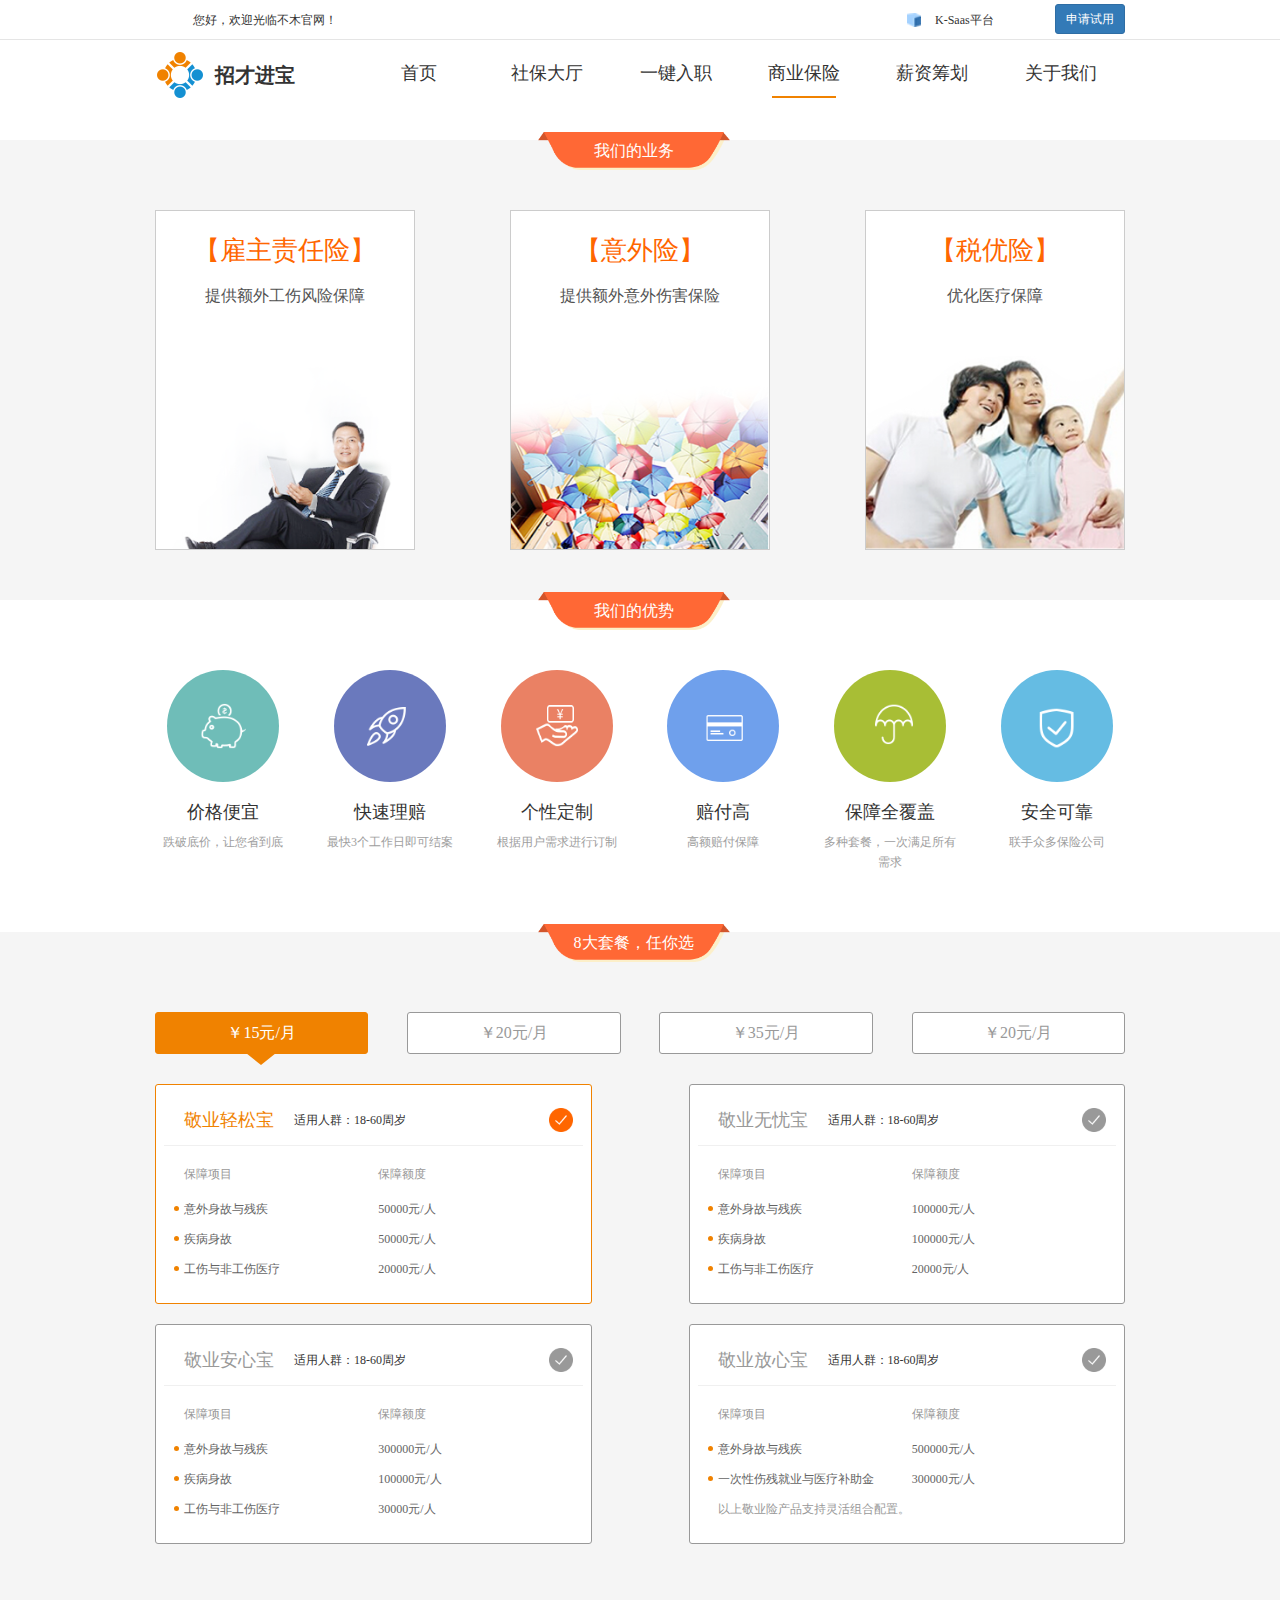
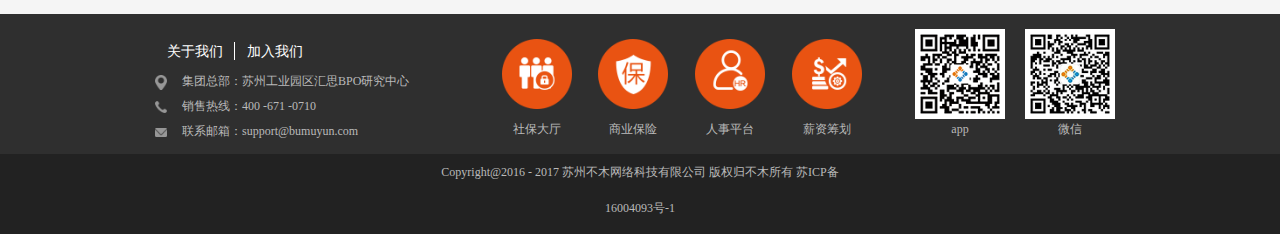
<file: pages/commerce_insurance/commerce_insurance.html>
<!DOCTYPE html>
<html>
<head lang="en">
    <meta charset="UTF-8">
    <title>商业保险</title>
    <link rel="icon" href="../../image/favicon.ico" type="image/x-icon"/>
    <link rel="shortcut icon" href="../../image/favicon.ico" type="image/x-icon"/>

    <!--jquery 引用-->
    <script src="../../js/jquery/jquery-2.1.1.min.js"></script>
    <!--bootstrap样式-->
    <link href="../../css/plugins/bootstrap/bootstrap.min.css" rel="stylesheet">
    <!--公共-->
    <link href="../../css/common.css" rel="stylesheet">
    <link href="../../css/bumu/header.css" rel="stylesheet">
    <link href="../../css/bumu/footer.css" rel="stylesheet">
    <script src="../../js/common.js"></script>
    <script src="../../js/bumu/bumu.js"></script>
    <script src="../../js/bumu/header.js"></script>
    <script src="../../js/bumu/footer.js"></script>
    <!--本页面-->
    <link href="../../css/pages/commerce_insurance.css" rel="stylesheet">
    <script src="../../js/pages/commerce_insurance.js"></script>

</head>
<body>

<header>

    <div class="row line">

        <div class="col-xs-3">您好，欢迎光临不木官网！</div>

        <div class="col-xs-3 pull-right">
            <span class="txt" onclick="header.goKeySass()">K-Saas平台</span>
            <span class="btn btn-sm btn-primary pull-right" onclick="header.goTrailApply()">申请试用</span>
        </div>

    </div>

    <div class="row">

        <div class="cpy_info col-xs-3" data-type="index" onclick="header.goIndex()">
            <img class="cpy_logo" src="../../image/logo.png"/>
            <span class="cpy_name">招才进宝</span>
        </div>

        <div class="navbar_container col-xs-9">

            <div class="col-xs-2 navbar-btn index" data-type="index">
                首页
            </div>

            <div class="col-xs-2 navbar-btn social" data-type="social">
                社保大厅
            </div>

            <div class="col-xs-2 navbar-btn entry" data-type="entry">
                一键入职
            </div>

            <div class="col-xs-2 navbar-btn commerce active" data-type="commerce">
                商业保险
            </div>

            <div class="col-xs-2 navbar-btn salary" data-type="salary">
                薪资筹划
            </div>

            <div class="col-xs-2 navbar-btn about_us" data-type="about_us">
                关于我们
            </div>

            <!--<div class="col-xs-2 cpy_phone">-->
                <!--<span>18762875446（孙经理）</span>-->
            <!--</div>-->

        </div>

    </div>

</header>

<div class="content">

    <!--<div class="banner">-->
    <!--<img src="../../image/commerce_insurance/img_banner_1.png"/>-->
    <!--</div>-->

    <div class="block block_1 bg_color_grey_f5" style="margin-top: 30px;">

        <div class="img">我们的业务</div>

        <div class="business_list">

            <div class="business_item col-xs-4">

                <div class="business_info">

                    <div class="txt">
                        <div class="txt_1">【雇主责任险】</div>
                        <div class="txt_2">提供额外工伤风险保障</div>
                    </div>

                    <div class="business_img">
                        <img src="../../image/commerce_insurance/business_1.png"/>
                    </div>

                </div>

            </div>

            <div class="business_item col-xs-4">

                <div class="business_info">

                    <div class="txt">
                        <div class="txt_1">【意外险】</div>
                        <div class="txt_2">提供额外意外伤害保险</div>
                    </div>

                    <div class="business_img">
                        <img src="../../image/commerce_insurance/business_2.png"/>
                    </div>

                </div>

            </div>

            <div class="business_item col-xs-4">

                <div class="business_info">

                    <div class="txt">
                        <div class="txt_1">【税优险】</div>
                        <div class="txt_2">优化医疗保障</div>
                    </div>

                    <div class="business_img">
                        <img src="../../image/commerce_insurance/business_3.png"/>
                    </div>

                </div>

            </div>

        </div>

    </div>

    <div class="block block_2">

        <div class="img">我们的优势</div>

        <div class="advantage_list">

            <div class="advantage_item col-xs-2">

                <div class="advantage_img bg_1">
                    <img src="../../image/commerce_insurance/icon_1.png"/>
                </div>

                <div class="txt">
                    <div class="txt_1">价格便宜</div>
                    <div class="txt_2">跌破底价，让您省到底</div>
                </div>

            </div>

            <div class="advantage_item  col-xs-2">
                <div class="advantage_img bg_2">
                    <img src="../../image/commerce_insurance/icon_2.png"/>
                </div>

                <div class="txt">
                    <div class="txt_1">快速理赔</div>
                    <div class="txt_2">最快3个工作日即可结案</div>
                </div>
            </div>

            <div class="advantage_item col-xs-2">
                <div class="advantage_img bg_3">
                    <img src="../../image/commerce_insurance/icon_3.png"/>
                </div>

                <div class="txt">
                    <div class="txt_1">个性定制</div>
                    <div class="txt_2">根据用户需求进行订制</div>
                </div>
            </div>

            <div class="advantage_item col-xs-2">
                <div class="advantage_img bg_4">
                    <img src="../../image/commerce_insurance/icon_4.png"/>
                </div>

                <div class="txt">
                    <div class="txt_1">赔付高</div>
                    <div class="txt_2">高额赔付保障</div>
                </div>
            </div>

            <div class="advantage_item col-xs-2">
                <div class="advantage_img bg_5">
                    <img src="../../image/commerce_insurance/icon_5.png"/>
                </div>

                <div class="txt">
                    <div class="txt_1">保障全覆盖</div>
                    <div class="txt_2">多种套餐，一次满足所有需求</div>
                </div>
            </div>

            <div class="advantage_item col-xs-2">
                <div class="advantage_img bg_6">
                    <img src="../../image/commerce_insurance/icon_6.png"/>
                </div>

                <div class="txt">
                    <div class="txt_1">安全可靠</div>
                    <div class="txt_2">联手众多保险公司</div>
                </div>
            </div>


        </div>

    </div>

    <div class="block block_3 bg_color_grey_f5">

        <div class="img">8大套餐，任你选</div>

        <div class="name_list">

            <span class="name_item name_1 active" data-contentName="content_1">
                ￥15元/月
            </span>

            <span class="name_item name_2" data-contentName="content_2">
                ￥20元/月
            </span>

            <span class="name_item name_3" data-contentName="content_3">
                ￥35元/月
            </span>

            <span class="name_item name_4" data-contentName="content_4">
                ￥20元/月
            </span>


        </div>

        <div class="package_content_list">

            <div class="package_content_item content_1 active" data-name="name_1">

                <div class="pck_head">
                    <span class="name">敬业轻松宝</span>
                    <span class="condition">适用人群：18-60周岁</span>
                    <span class="icon"></span>
                </div>

                <div class="pck_content">

                    <div class="head">
                        <div class="pck_project">保障项目</div>
                        <div class="pck_account">保障额度</div>
                    </div>

                    <div class="pck_item">

                        <div class="pck_project">意外身故与残疾</div>
                        <div class="pck_account">50000元/人</div>

                    </div>

                    <div class="pck_item">

                        <div class="pck_project">疾病身故</div>
                        <div class="pck_account">50000元/人</div>

                    </div>

                    <div class="pck_item">

                        <div class="pck_project">工伤与非工伤医疗</div>
                        <div class="pck_account">20000元/人</div>

                    </div>

                </div>

            </div>

            <div class="package_content_item content_2" data-name="name_2">

                <div class="pck_head">
                    <span class="name">敬业无忧宝</span>
                    <span class="condition">适用人群：18-60周岁</span>
                    <span class="icon"></span>
                </div>

                <div class="pck_content">

                    <div class="head">
                        <div class="pck_project">保障项目</div>
                        <div class="pck_account">保障额度</div>
                    </div>

                    <div class="pck_item">

                        <div class="pck_project">意外身故与残疾</div>
                        <div class="pck_account">100000元/人</div>

                    </div>

                    <div class="pck_item">

                        <div class="pck_project">疾病身故</div>
                        <div class="pck_account">100000元/人</div>

                    </div>

                    <div class="pck_item">

                        <div class="pck_project">工伤与非工伤医疗</div>
                        <div class="pck_account">20000元/人</div>

                    </div>

                </div>

            </div>

            <div class="package_content_item content_3" data-name="name_3">

                <div class="pck_head">
                    <span class="name">敬业安心宝</span>
                    <span class="condition">适用人群：18-60周岁</span>
                    <span class="icon"></span>
                </div>

                <div class="pck_content">

                    <div class="head">
                        <div class="pck_project">保障项目</div>
                        <div class="pck_account">保障额度</div>
                    </div>

                    <div class="pck_item">

                        <div class="pck_project">意外身故与残疾</div>
                        <div class="pck_account">300000元/人</div>

                    </div>

                    <div class="pck_item">

                        <div class="pck_project">疾病身故</div>
                        <div class="pck_account">100000元/人</div>

                    </div>

                    <div class="pck_item">

                        <div class="pck_project">工伤与非工伤医疗</div>
                        <div class="pck_account">30000元/人</div>

                    </div>

                </div>

            </div>

            <div class="package_content_item content_4" data-name="name_4">

                <div class="pck_head">
                    <span class="name">敬业放心宝</span>
                    <span class="condition">适用人群：18-60周岁</span>
                    <span class="icon"></span>
                </div>

                <div class="pck_content">

                    <div class="head">
                        <div class="pck_project">保障项目</div>
                        <div class="pck_account">保障额度</div>
                    </div>

                    <div class="pck_item">

                        <div class="pck_project">意外身故与残疾</div>
                        <div class="pck_account">500000元/人</div>

                    </div>

                    <div class="pck_item">

                        <div class="pck_project">一次性伤残就业与医疗补助金</div>
                        <div class="pck_account">300000元/人</div>

                    </div>

                    <div class="txt">以上敬业险产品支持灵活组合配置。</div>

                </div>

            </div>

        </div>

    </div>

</div>

<footer>

    <div class="foot_1">

        <div class="side left_side col-xs-4">

            <div class="line">
                <span class="btn_nav" data-type="about_us">关于我们</span>
                <span class="btn_nav" data-type="join_us">加入我们</span>
            </div>

            <div class="line">
                <span class="icon">
                    <img src="../../image/icon_footer_location.png"/>
                </span>
                <span class="txt">集团总部：苏州工业园区汇思BPO研究中心</span>
            </div>

            <div class="line">
                <span class="icon">
                    <img src="../../image/icon_footer_phone.png"/>
                </span>
                <span class="txt">销售热线：400 -671 -0710</span>
            </div>

            <div class="line">
                <span class="icon">
                     <img src="../../image/icon_footer_email.png"/>
                </span>
                <span class="txt">联系邮箱：support@bumuyun.com</span>
            </div>

        </div>

        <div class="side content_side col-xs-5">

           <span class="item" data-type="social">
                <span class="func_img">
                    <img src="../../image/icon_footer_social_insurance.png"/>
                </span>
                <span class="func_name">社保大厅</span>
            </span>

            <span class="item" data-type="commerce">
                <span class="func_img">
                    <img src="../../image/icon_footer_comerce_insurance.png"/>
                </span>
                <span class="func_name">商业保险</span>
            </span>

            <span class="item" data-type="entry">
                <span class="func_img">
                    <img src="../../image/icon_footer_entry.png"/>
                </span>
                <span class="func_name">人事平台</span>
            </span>

            <span class="item" data-type="salary">
                <span class="func_img">
                    <img src="../../image/icon_footer_salary.png"/>
                </span>
                <span class="func_name">薪资筹划</span>
            </span>

        </div>

        <div class="side right_side col-xs-3">

            <span class="item col-xs-6">
                <span class="qrcode_img">
                    <img src="../../image/icon_footer_qrcode_app.png"/>
                </span>

                <span class="qrcode_name">app</span>
            </span>

            <span class="item col-xs-6">
                <span class="qrcode_img">
                    <img src="../../image/icon_footer_qrcode_weixin.png"/>
                </span>

                <span class="qrcode_name">微信</span>
            </span>

        </div>

    </div>

    <div class="foot_2">
        <div class="copyright">
            Copyright@2016 - 2017 苏州不木网络科技有限公司 版权归不木所有 苏ICP备16004093号-1
        </div>
    </div>

</footer>

<script>
    document.write(unescape(cnzzStr));
</script>

</body>
</html>
</file>
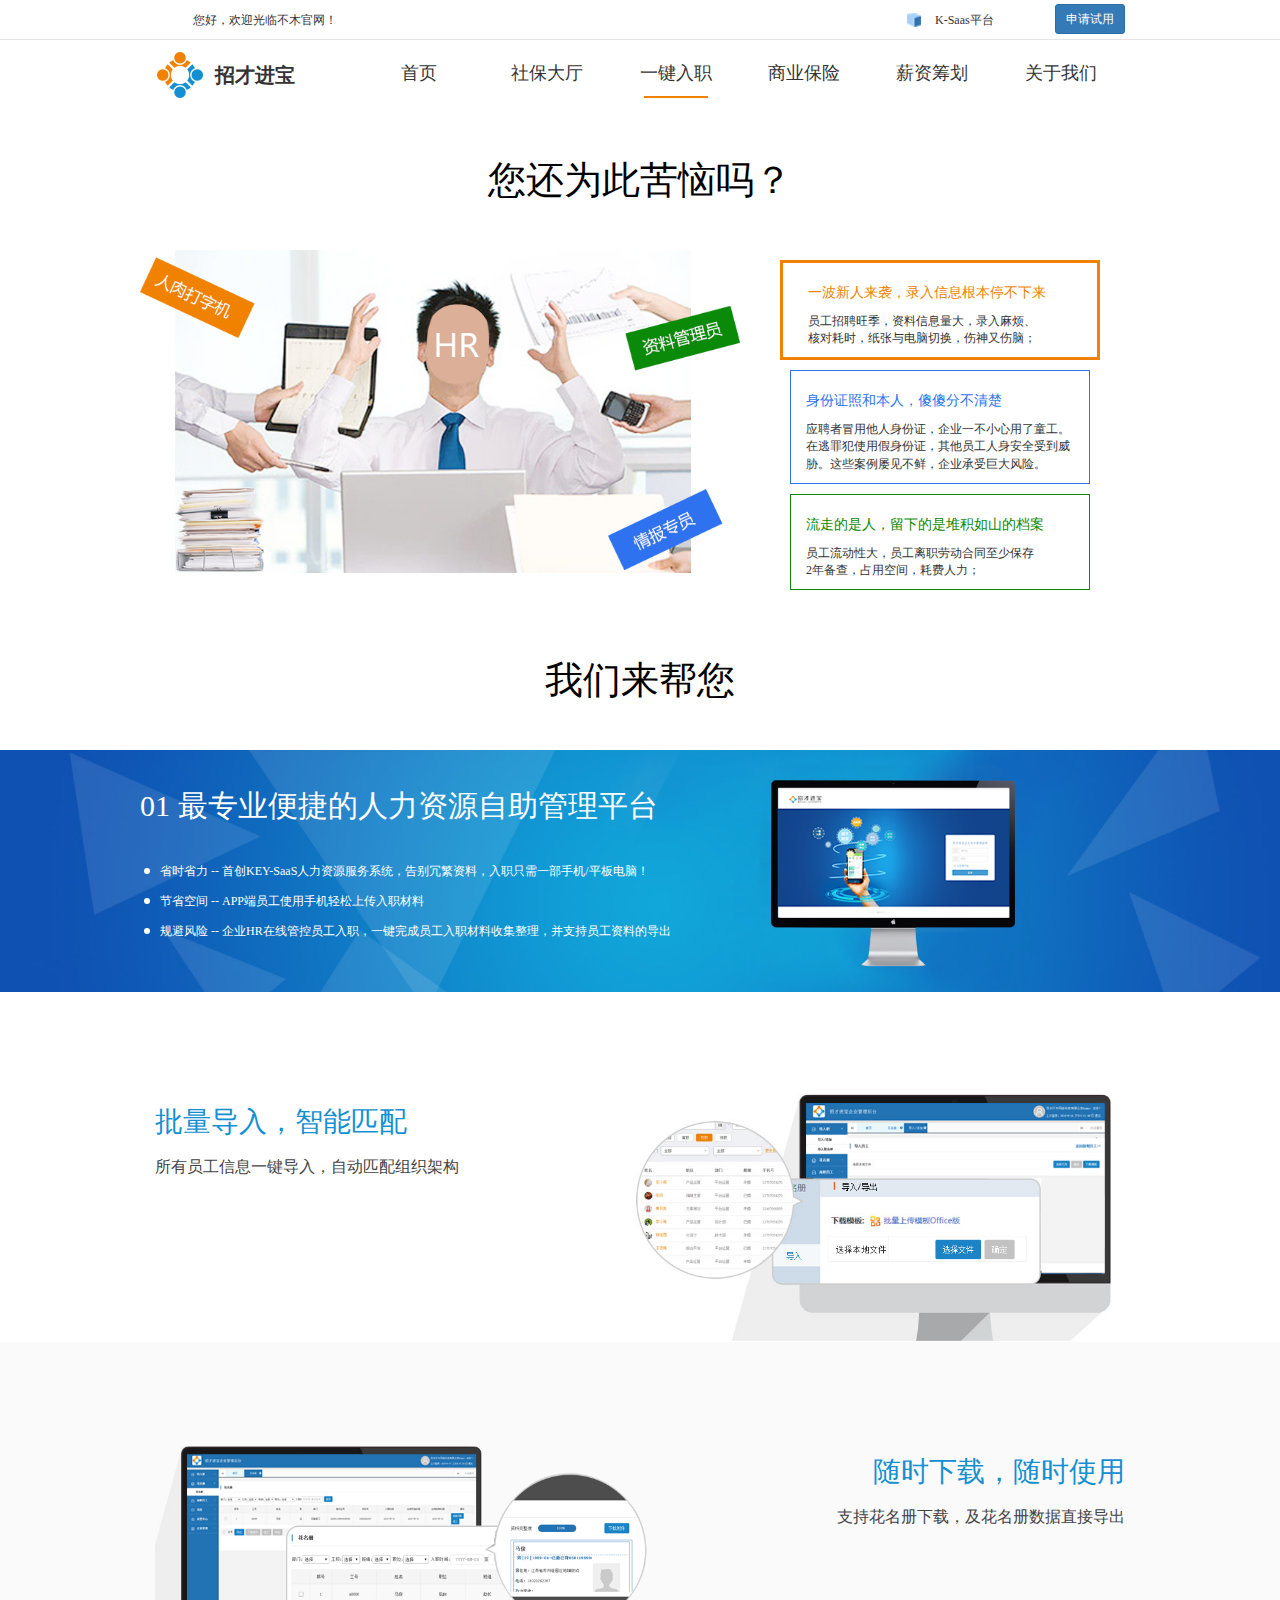
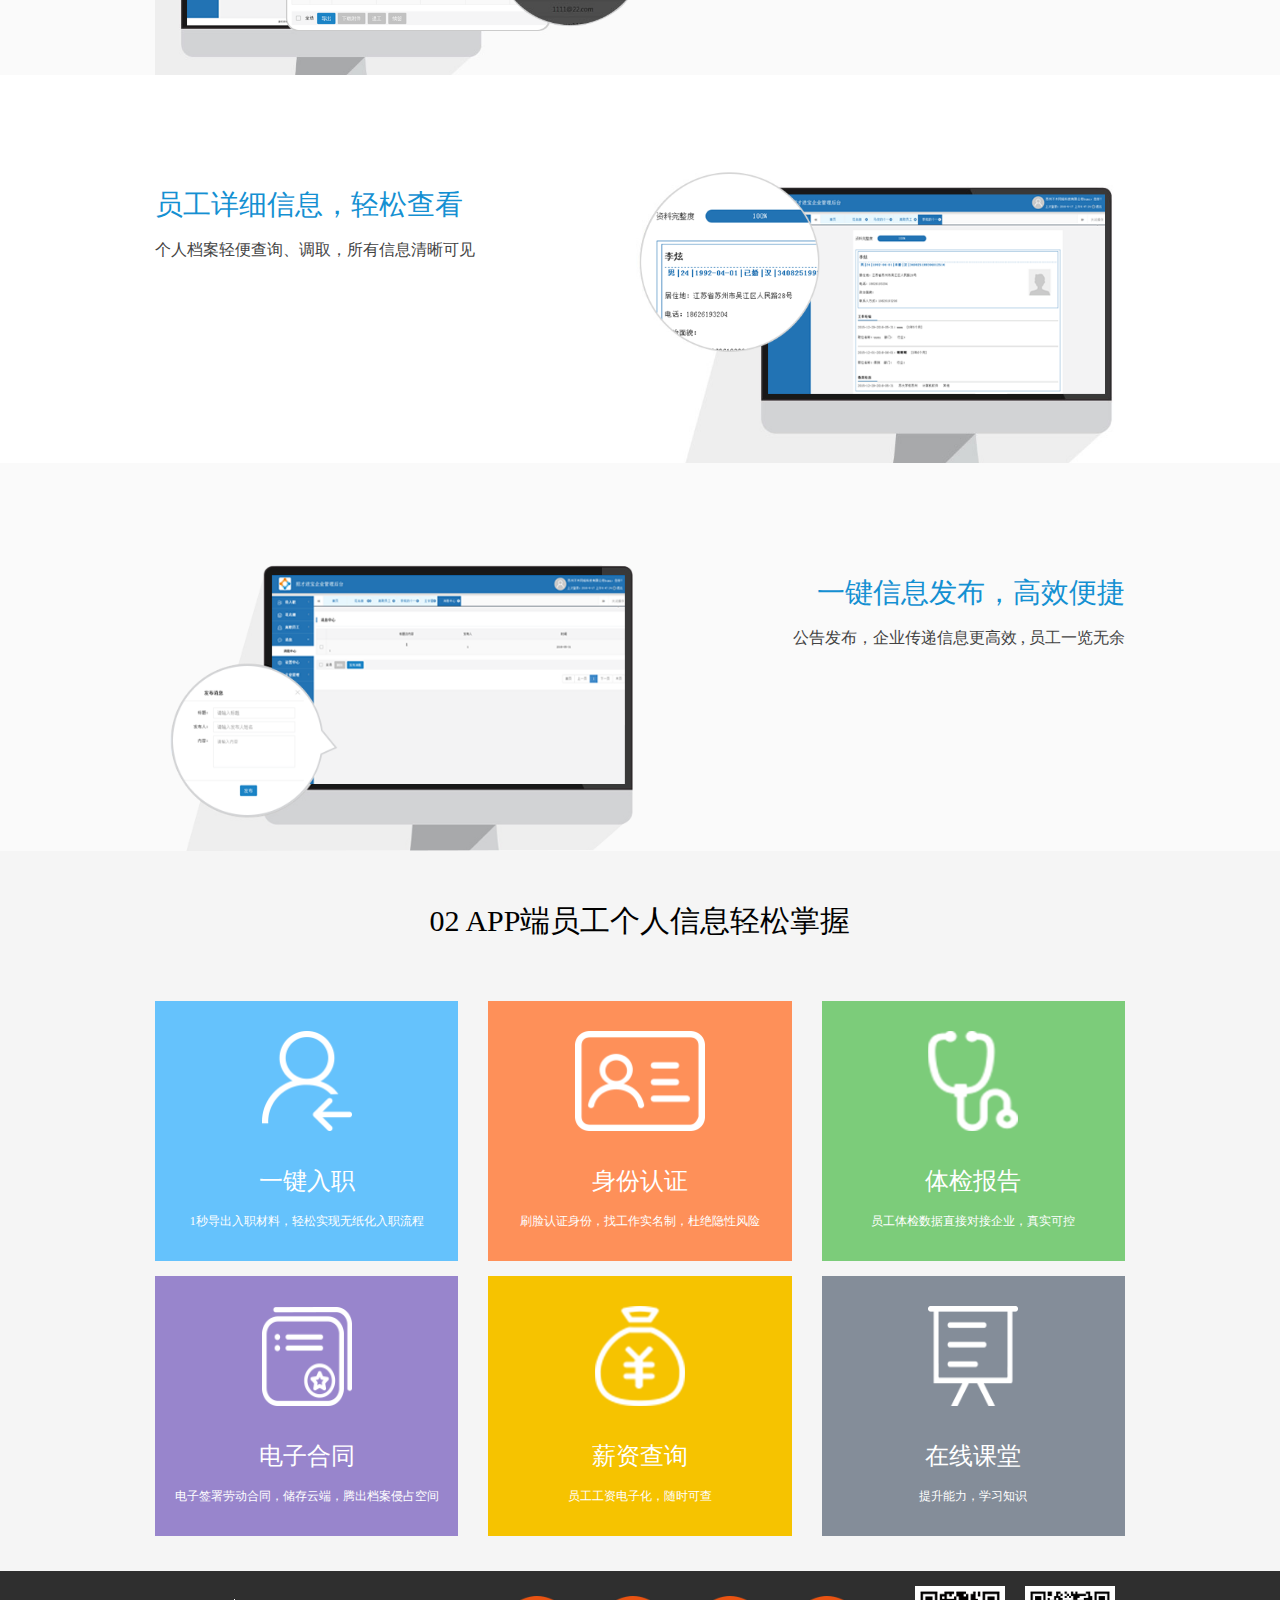
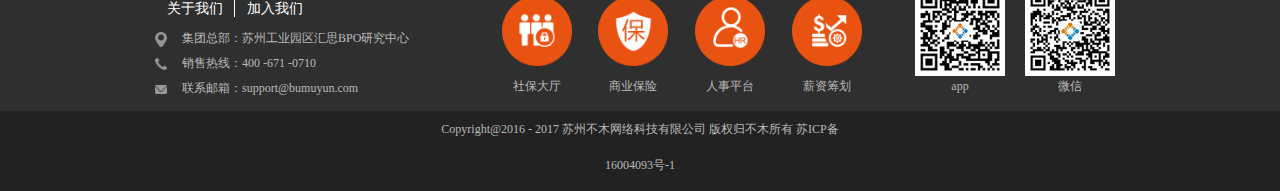
<file: pages/entry/entry.html>
<!DOCTYPE html>
<html>
<head lang="en">
    <meta charset="UTF-8">
    <title>一键入职</title>
    <link rel="icon" href="../../image/favicon.ico" type="image/x-icon"/>
    <link rel="shortcut icon" href="../../image/favicon.ico" type="image/x-icon"/>

    <!--jquery 引用-->
    <script src="../../js/jquery/jquery-2.1.1.min.js"></script>
    <!--bootstrap样式-->
    <link href="../../css/plugins/bootstrap/bootstrap.min.css" rel="stylesheet">
    <!--公共-->
    <link href="../../css/common.css" rel="stylesheet">
    <link href="../../css/bumu/header.css" rel="stylesheet">
    <link href="../../css/bumu/footer.css" rel="stylesheet">
    <script src="../../js/common.js"></script>
    <script src="../../js/bumu/bumu.js"></script>
    <script src="../../js/bumu/header.js"></script>
    <script src="../../js/bumu/footer.js"></script>
    <!--本页面-->
    <link href="../../css/pages/entry.css" rel="stylesheet">
    <script src="../../js/pages/entry.js"></script>

</head>
<body>

<header>

    <div class="row line">

        <div class="col-xs-3">您好，欢迎光临不木官网！</div>

        <div class="col-xs-3 pull-right">
            <span class="txt" onclick="header.goKeySass()">K-Saas平台</span>
            <span class="btn btn-sm btn-primary pull-right" onclick="header.goTrailApply()">申请试用</span>
        </div>

    </div>

    <div class="row">

        <div class="cpy_info col-xs-3" data-type="index" onclick="header.goIndex()">
            <img class="cpy_logo" src="../../image/logo.png"/>
            <span class="cpy_name">招才进宝</span>
        </div>

        <div class="navbar_container col-xs-9">

            <div class="col-xs-2 navbar-btn index" data-type="index">
                首页
            </div>

            <div class="col-xs-2 navbar-btn social" data-type="social">
                社保大厅
            </div>

            <div class="col-xs-2 navbar-btn entry active" data-type="entry">
                一键入职
            </div>

            <div class="col-xs-2 navbar-btn commerce" data-type="commerce">
                商业保险
            </div>

            <div class="col-xs-2 navbar-btn salary" data-type="salary">
                薪资筹划
            </div>

            <div class="col-xs-2 navbar-btn about_us" data-type="about_us">
                关于我们
            </div>

            <!--<div class="col-xs-2 cpy_phone">-->
                <!--<span>18762875446（孙经理）</span>-->
            <!--</div>-->

        </div>

    </div>

</header>

<div class="content">

    <div class="block block_1">

        <div class="title_container">
            <div class="title">您还为此苦恼吗？</div>
        </div>

        <div class="info_container">

            <div class="img">
                <img src="../../image/entry/img_1.png"/>
            </div>

            <div class="info info_1 active">

                <div class="question_info">
                    <span class="name">一波新人来袭，录入信息根本停不下来</span>
                    <span class="txt">
                        <span>员工招聘旺季，资料信息量大，录入麻烦、</span>
                        <span>核对耗时，纸张与电脑切换，伤神又伤脑；</span>
                    </span>
                </div>

            </div>

            <div class="info info_2">
                <div class="question_info">
                    <span class="name">身份证照和本人，傻傻分不清楚</span>
                    <span class="txt">
                        <span>应聘者冒用他人身份证，企业一不小心用了童工。</span>
                        <span>在逃罪犯使用假身份证，其他员工人身安全受到威</span>
                        <span>胁。这些案例屡见不鲜，企业承受巨大风险。</span>
                    </span>
                </div>
            </div>

            <div class="info info_3">
                <div class="question_info">
                    <span class="name">流走的是人，留下的是堆积如山的档案</span>
                    <span class="txt">
                        <span>员工流动性大，员工离职劳动合同至少保存</span>
                        <span>2年备查，占用空间，耗费人力；</span>
                    </span>
                </div>
            </div>

        </div>

    </div>

    <div class="block block_2">

        <div class="title_container">
            <div class="title">我们来帮您</div>
        </div>

        <div class="advantage_1">

            <div class="name">01 最专业便捷的人力资源自助管理平台</div>

            <div class="advantage_1_list">
                <span>省时省力 -- 首创KEY-SaaS人力资源服务系统，告别冗繁资料，入职只需一部手机/平板电脑！</span>
                <span>节省空间 -- APP端员工使用手机轻松上传入职材料</span>
                <span>规避风险 -- 企业HR在线管控员工入职，一键完成员工入职材料收集整理，并支持员工资料的导出</span>
            </div>

        </div>

        <div class="step_list">

            <div class="step_item step_1">

                <div class="step_info">
                    <div class="name">批量导入，智能匹配</div>
                    <div class="info">所有员工信息一键导入，自动匹配组织架构</div>
                </div>

                <div class="img">
                    <img src="../../image/entry/step_1.png"/>
                </div>

            </div>

            <div class="step_item step_2">

                <div class="step_info">
                    <div class="name"> 随时下载，随时使用</div>
                    <div class="info"> 支持花名册下载，及花名册数据直接导出</div>
                </div>

                <div class="img">
                    <img src="../../image/entry/step_2.png"/>
                </div>

            </div>

            <div class="step_item step_3">

                <div class="step_info">
                    <div class="name">员工详细信息，轻松查看</div>
                    <div class="info">个人档案轻便查询、调取，所有信息清晰可见</div>
                </div>

                <div class="img">
                    <img src="../../image/entry/step_3.png"/>
                </div>

            </div>

            <div class="step_item step_4">

                <div class="step_info">
                    <div class="name">一键信息发布，高效便捷</div>
                    <div class="info">公告发布，企业传递信息更高效 , 员工一览无余</div>
                </div>

                <div class="img">
                    <img src="../../image/entry/step_4.png"/>
                </div>

            </div>

        </div>

    </div>

    <div class="block block_3 bg_color_grey_f5 advantage_2">

        <div class="title_container">
            <div class="title">02 APP端员工个人信息轻松掌握</div>
        </div>

        <div class="func_list">

            <div class="func_item col-xs-12 col-md-4">

                <div class="func_info bg_1">
                    <div class="func_img">
                        <img src="../../image/entry/func_1.png"/>
                    </div>

                    <div class="txt">
                        <div class="txt_1">一键入职</div>
                        <div class="txt_2">1秒导出入职材料，轻松实现无纸化入职流程</div>
                    </div>
                </div>

            </div>

            <div class="func_item col-xs-12 col-md-4">

                <div class="func_info bg_2">
                    <div class="func_img">
                        <img src="../../image/entry/func_2.png"/>
                    </div>

                    <div class="txt">
                        <div class="txt_1">身份认证</div>
                        <div class="txt_2">刷脸认证身份，找工作实名制，杜绝隐性风险</div>
                    </div>
                </div>

            </div>

            <div class="func_item col-xs-12 col-md-4">

                <div class="func_info bg_3">
                    <div class="func_img">
                        <img src="../../image/entry/func_3.png"/>
                    </div>

                    <div class="txt">
                        <div class="txt_1">体检报告</div>
                        <div class="txt_2">员工体检数据直接对接企业，真实可控</div>
                    </div>
                </div>

            </div>

            <div class="func_item col-xs-12 col-md-4">

                <div class="func_info bg_4">
                    <div class="func_img">
                        <img src="../../image/entry/func_4.png"/>
                    </div>

                    <div class="txt">
                        <div class="txt_1">电子合同</div>
                        <div class="txt_2">电子签署劳动合同，储存云端，腾出档案侵占空间</div>
                    </div>
                </div>

            </div>

            <div class="func_item col-xs-12 col-md-4">

                <div class="func_info bg_5">
                    <div class="func_img">
                        <img src="../../image/entry/func_5.png"/>
                    </div>

                    <div class="txt">
                        <div class="txt_1">薪资查询</div>
                        <div class="txt_2">员工工资电子化，随时可查</div>
                    </div>
                </div>

            </div>

            <div class="func_item col-xs-12 col-md-4">

                <div class="func_info bg_6">
                    <div class="func_img">
                        <img src="../../image/entry/func_6.png"/>
                    </div>

                    <div class="txt">
                        <div class="txt_1">在线课堂</div>
                        <div class="txt_2">提升能力，学习知识</div>
                    </div>
                </div>

            </div>

        </div>

    </div>

</div>

<footer>

    <div class="foot_1">

        <div class="side left_side col-xs-4">

            <div class="line">
                <span class="btn_nav" data-type="about_us">关于我们</span>
                <span class="btn_nav" data-type="join_us">加入我们</span>
            </div>

            <div class="line">
                <span class="icon">
                    <img src="../../image/icon_footer_location.png"/>
                </span>
                <span class="txt">集团总部：苏州工业园区汇思BPO研究中心</span>
            </div>

            <div class="line">
                <span class="icon">
                    <img src="../../image/icon_footer_phone.png"/>
                </span>
                <span class="txt">销售热线：400 -671 -0710</span>
            </div>

            <div class="line">
                <span class="icon">
                     <img src="../../image/icon_footer_email.png"/>
                </span>
                <span class="txt">联系邮箱：support@bumuyun.com</span>
            </div>

        </div>

        <div class="side content_side col-xs-5">

           <span class="item" data-type="social">
                <span class="func_img">
                    <img src="../../image/icon_footer_social_insurance.png"/>
                </span>
                <span class="func_name">社保大厅</span>
            </span>

            <span class="item" data-type="commerce">
                <span class="func_img">
                    <img src="../../image/icon_footer_comerce_insurance.png"/>
                </span>
                <span class="func_name">商业保险</span>
            </span>

            <span class="item" data-type="entry">
                <span class="func_img">
                    <img src="../../image/icon_footer_entry.png"/>
                </span>
                <span class="func_name">人事平台</span>
            </span>

            <span class="item" data-type="salary">
                <span class="func_img">
                    <img src="../../image/icon_footer_salary.png"/>
                </span>
                <span class="func_name">薪资筹划</span>
            </span>

        </div>

        <div class="side right_side col-xs-3">

            <span class="item col-xs-6">
                <span class="qrcode_img">
                    <img src="../../image/icon_footer_qrcode_app.png"/>
                </span>

                <span class="qrcode_name">app</span>
            </span>

            <span class="item col-xs-6">
                <span class="qrcode_img">
                    <img src="../../image/icon_footer_qrcode_weixin.png"/>
                </span>

                <span class="qrcode_name">微信</span>
            </span>

        </div>

    </div>

    <div class="foot_2">
        <div class="copyright">
            Copyright@2016 - 2017 苏州不木网络科技有限公司 版权归不木所有 苏ICP备16004093号-1
        </div>
    </div>

</footer>

<script>
    document.write(unescape(cnzzStr));
</script>

</body>
</html>
</file>
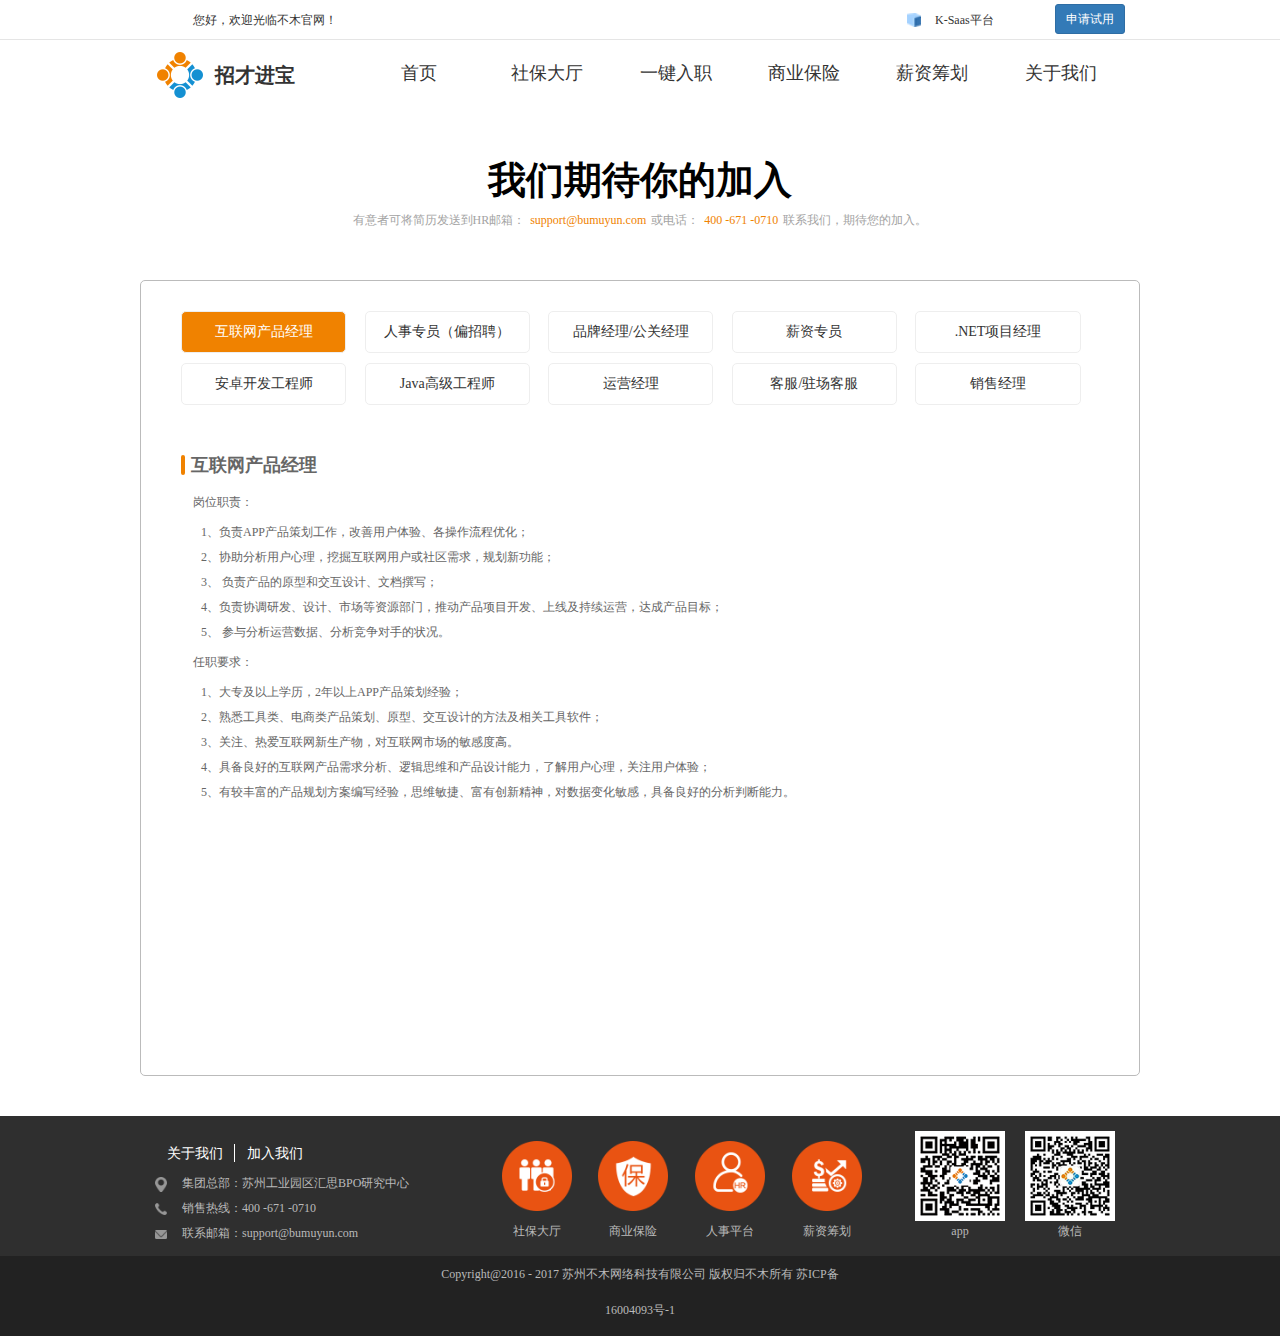
<file: pages/join_us/join_us.html>
<!DOCTYPE html>
<html>
<head lang="en">
    <meta charset="UTF-8">
    <title>关于我们</title>
    <link rel="icon" href="../../image/favicon.ico" type="image/x-icon"/>
    <link rel="shortcut icon" href="../../image/favicon.ico" type="image/x-icon"/>

    <!--jquery 引用-->
    <script src="../../js/jquery/jquery-2.1.1.min.js"></script>
    <!--bootstrap样式-->
    <link href="../../css/plugins/bootstrap/bootstrap.min.css" rel="stylesheet">
    <!--公共-->
    <link href="../../css/common.css" rel="stylesheet">
    <link href="../../css/bumu/header.css" rel="stylesheet">
    <link href="../../css/bumu/footer.css" rel="stylesheet">
    <script src="../../js/common.js"></script>
    <script src="../../js/bumu/bumu.js"></script>
    <script src="../../js/bumu/header.js"></script>
    <script src="../../js/bumu/footer.js"></script>
    <!--本页面-->
    <link href="../../css/pages/join_us.css" rel="stylesheet">
    <script src="../../js/pages/join_us.js"></script>

</head>
<body>

<header>

    <div class="row line">

        <div class="col-xs-3">您好，欢迎光临不木官网！</div>

        <div class="col-xs-3 pull-right">
            <span class="txt" onclick="header.goKeySass()">K-Saas平台</span>
            <span class="btn btn-sm btn-primary pull-right" onclick="header.goTrailApply()">申请试用</span>
        </div>

    </div>

    <div class="row">

        <div class="cpy_info col-xs-3" data-type="index" onclick="header.goIndex()">
            <img class="cpy_logo" src="../../image/logo.png"/>
            <span class="cpy_name">招才进宝</span>
        </div>

        <div class="navbar_container col-xs-9">

            <div class="col-xs-2 navbar-btn index" data-type="index">
                首页
            </div>

            <div class="col-xs-2 navbar-btn social" data-type="social">
                社保大厅
            </div>

            <div class="col-xs-2 navbar-btn entry" data-type="entry">
                一键入职
            </div>

            <div class="col-xs-2 navbar-btn commerce" data-type="commerce">
                商业保险
            </div>

            <div class="col-xs-2 navbar-btn salary" data-type="salary">
                薪资筹划
            </div>

            <div class="col-xs-2 navbar-btn about_us" data-type="about_us">
                关于我们
            </div>

            <!--<div class="col-xs-2 cpy_phone">-->
                <!--<span>18762875446（孙经理）</span>-->
            <!--</div>-->

        </div>

    </div>

</header>

<div class="content">

    <div class="block">

        <div class="title_container">
            <div class="title">我们期待你的加入</div>
            <div class="sec_title">
                <span class="txt">有意者可将简历发送到HR邮箱：</span>
                <span class="info e_mail">support@bumuyun.com</span>
                <span class="txt">或电话：</span>
                <span class="info phone">400 -671 -0710</span>
                <span class="txt">联系我们，期待您的加入。</span>
            </div>
        </div>

        <div class="post_container">

            <div class="post_name_list">

                <span class="post_name_item active" data-containerName="container_1">互联网产品经理</span>
                <span class="post_name_item" data-containerName="container_2">人事专员（偏招聘）</span>
                <span class="post_name_item" data-containerName="container_3">品牌经理/公关经理</span>
                <span class="post_name_item" data-containerName="container_4">薪资专员</span>
                <span class="post_name_item" data-containerName="container_5">.NET项目经理</span>
                <span class="post_name_item" data-containerName="container_6">安卓开发工程师</span>
                <span class="post_name_item" data-containerName="container_7">Java高级工程师</span>
                <span class="post_name_item" data-containerName="container_8">运营经理</span>
                <span class="post_name_item" data-containerName="container_9">客服/驻场客服</span>
                <span class="post_name_item" data-containerName="container_10">销售经理</span>

            </div>

            <div class="post_content_list">

                <div class="post_content_item container_1">

                    <div class="name">互联网产品经理</div>

                    <span class="txt">岗位职责：</span>
                    <span>1、负责APP产品策划工作，改善用户体验、各操作流程优化；</span>
                    <span>2、协助分析用户心理，挖掘互联网用户或社区需求，规划新功能；</span>
                    <span>3、 负责产品的原型和交互设计、文档撰写；</span>
                    <span>4、负责协调研发、设计、市场等资源部门，推动产品项目开发、上线及持续运营，达成产品目标；</span>
                    <span>5、 参与分析运营数据、分析竞争对手的状况。</span>

                    <span class="txt">任职要求：</span>
                    <span>1、大专及以上学历，2年以上APP产品策划经验；</span>
                    <span>2、熟悉工具类、电商类产品策划、原型、交互设计的方法及相关工具软件；</span>
                    <span>3、关注、热爱互联网新生产物，对互联网市场的敏感度高。</span>
                    <span>4、具备良好的互联网产品需求分析、逻辑思维和产品设计能力，了解用户心理，关注用户体验；</span>
                    <span>5、有较丰富的产品规划方案编写经验，思维敏捷、富有创新精神，对数据变化敏感，具备良好的分析判断能力。</span>

                </div>

                <div class="post_content_item container_2">

                    <div class="name">人事专员（偏招聘）</div>

                    <span class="txt">岗位职责：</span>
                    <span>1、全面公司招聘工作；</span>
                    <span>2、进行职位需求分析，能迅速甄选有效简历推荐给用人部门；</span>
                    <span>3、通过有效的电话沟通技巧与候选人进行沟通，预约面试；</span>
                    <span>4、录入和维护招聘信息，即时向主管进行信息反馈；</span>
                    <span>6、跟踪招聘进度，采取有效措施改进工作中的不足，确保目标达成；</span>
                    <span>7、招聘渠道拓展和候选人脉资源的挖掘；</span>
                    <span>8、Offer洽谈和入职安排；</span>
                    <span>9、配合公司其他各项工作的开展。</span>

                    <span class="txt">招聘要求：</span>
                    <span>1、大专及以上学历，人力资源相关专业优先；</span>
                    <span>2、1年及以上招聘经验优先；</span>
                    <span>2、良好的语言表达和沟通能力，普通话标准；</span>
                    <span>3、良好的学习能力，善于积极思考和快速学习；</span>
                    <span>4、强大的抗压能力，有创业心态者优先考虑；</span>
                    <span>5、良好的执行力和团队合作，能按时、按质完成日常招聘相关工作；</span>
                    <span>6、有猎头行业或相关招聘经验者优先考虑。</span>

                </div>

                <div class="post_content_item container_3">

                    <div class="name">品牌经理/公关经理</div>

                    <span class="txt">岗位职责：</span>
                    <span>1、负责品牌战略计划的执行并对执行过程进行监控，对战略结果的实现负责；</span>
                    <span>2、利用并整合公司内外部资源，参与制定创新性的市场推广策略、方案，协调相关部门执行，并对推广效果进行评估、总结；</span>
                    <span>3、监控分析行业市场动向，对市场需求作出快速反应，促进品牌价值最大化；</span>
                    <span>4、负责对外关系的维护、开拓以及配合合作的谈判；时刻了解周边竞争对手的动态及客户群体需求的特征，定期形成数据分析报告；</span>
                    <span>5、参与策划与实施广告策划案与品牌推广案；</span>
                    <span>6、及时把握公司品牌的市场状况，了解同业竞争策略与消费者有效需求，为平台品牌形象定位提供科学的决策依据。</span>

                    <span class="txt">招聘要求：</span>
                    <span>1、本科及以上学历，5年以上品牌营销、人力资源服务业品牌、市场推广、品牌营销相关工作经验。</span>
                    <span>2、擅长品牌策划、媒体公关，具备良好的品牌管理能力、敏锐的策略思考能力及较强的沟通协调能力。</span>
                    <span>3、客户与市场洞察力、创新精神强， 卓越的执行力。</span>
                    <span>4、了解市场动态，尤其是人力资源服务行业，依据市场变化适时策划制定集团品牌及产品推广方案。</span>

                </div>

                <div class="post_content_item container_4">

                    <div class="name">薪资专员</div>

                    <span class="txt">岗位职责：</span>
                    <span>1.考勤计算</span>
                    <span>2.薪资审核</span>
                    <span>3.工资代发</span>
                    <span>4.发薪后异常情况处理</span>
                    <span>5.工资单制作</span>
                    <span>6.上级主管安排的其他工作</span>

                    <span class="txt">任职资格：</span>
                    <span>1.熟练使用各类办公软件,特别是Excel</span>
                    <span>2.对数据较为敏感度、具备一定的数据分析能力</span>
                    <span>3.具有一定的逻辑思维和创新思维能力</span>
                    <span>4.具有较强的沟通、协调能力和团队意识</span>
                    <span>5.具有一定的抗压能力，工作责任心强</span>
                    <span>6.为人开朗亲和，能主动担当，配合上级主管的安排</span>
                    <span>7.专业不限，工作经验应届生及以上；</span>

                </div>

                <div class="post_content_item container_5">

                    <div class="name">.NET项目经理</div>

                    <span class="txt">岗位要求：</span>
                    <span>1. 负责项目需求调研、项目需求分析、项目概要设计、项目详细设计、核心部分代码设计；</span>
                    <span>2. 根据公司的技术文档规范编写相应的技术文档；</span>
                    <span>3. 负责各模块的日常开发和维护工作，及时响应业务内容的技术需求；</span>
                    <span>4. 根据需求制定合理的开发测试进度，协助完成项目的测试、系统交付工作，对项目实施提供支持；</span>
                    <span>5. 指导开发团队的日常工作，解决开发中的技术问题；</span>
                    <span>6. 及时了解团队成员的工作情况，并能快速的解决所遇到的难题，保证按规定质量和进度达到目标；</span>

                    <span class="txt">职位要求：</span>
                    <span>1、计算机或相关专业大专或以上学历;5年以上.net开发经验，2年以上.net架构产品设计、架构经验；具备项目管理经验；</span>
                    <span>2、熟练掌握ASP.NET/C#,ADO.NET/ASP.NET MVC等编程技术；熟练掌握CSS、Div、Ajax等相关技术；</span>
                    <span>3、精通.net下的C/S、B/S系统开发，精通.net框架类库，如WCF, WPF, WWF, WinForms,Asp.net，Ado.net等；熟悉winform、网站开发(c#)，具备一定的面向对象思想；</span>
                    <span>4、能熟练编写SQL以及后台存储过程；</span>
                    <span>5、有面向对象的开发经验，熟悉软件开发流程，设计模式；</span>
                    <span>6、具备良好的理解和沟通能力，能编写相关技术文档;对工作认真负责，能够承受工作压力，有团队合作精神；</span>
                    <span>7、有制造业项目经验者优先考虑。</span>

                </div>

                <div class="post_content_item container_6">

                    <div class="name">安卓开发工程师</div>

                    <span class="txt">职位描述：</span>
                    <span>1.根据需求完成Android软件系统的设计、开发、测试和维护；</span>
                    <span>2．撰写模块设计说明书及相关技术文档</span>
                    <span>3．对个人所负责的应用模块进行充分的单元测试；</span>
                    <span>4．对已有系统提供必要的技术支持，并承担相关功能改进任务。</span>

                    <span class="txt">任职要求：</span>
                    <span>1、2年以上Android开发工作经验；精通Android开发平台及框架原理；熟悉OS系统体系结构、framework、以及底层库</span>
                    <span>2、熟悉Android开发架构，网络数据传输，本地数据存储（数据库）；</span>
                    <span>3、有责任心，有团队合作精神，能承担较大工作压力；</span>
                    <span>4、有独立完成软件的开发经验；</span>

                </div>

                <div class="post_content_item container_7">

                    <div class="name">Java高级工程师</div>

                    <span class="txt">职位描述：</span>
                    <span>1.大学本科学历，计算机及相关专业</span>
                    <span>2.3-5年Java Web开发经验，熟悉Java EE规范</span>
                    <span>3.熟练掌握Java编程语言及相关知识；熟悉Web开发常见的框架和技术（Servlet， JSP，JDBC，Spring，Hibernate）；</span>
                    <span>4.熟悉MySQL数据库；熟悉Oracle或者其他数据库更佳</span>
                    <span>5.熟练掌握浏览器前端的相关技术（Javascript，CSS3，HTML5），熟悉JQuery，EasyUI等框架</span>
                    <span>6.熟悉常见的设计模式</span>
                    <span>7.熟悉IntelliJ IDEA开发环境；熟悉Tomcat或常见的应用服务器</span>
                    <span>8.熟悉Linux，NoSQL，Redis等技术的优先考虑</span>
                    <span>9.有过移动互联网项目经验优先考虑</span>
                    <span>10.工作认真负责，细心，有条理；工作积极主动，善于学习提高；可以比较顺畅的和他人沟通合作 。</span>


                    <span class="txt">岗位职责：</span>
                    <span>1.参与需求和设计评审</span>
                    <span>2.完成产品后台功能的开发</span>
                    <span>3.编写单元测试并保证开发质量</span>
                    <span>4.修复产品的bug</span>
                    <span>5.撰写产品相关文档</span>
                    <span>6.完成其他相关的任务</span>

                </div>

                <div class="post_content_item container_8">

                    <div class="name">运营经理</div>

                    <span class="txt">岗位职责：</span>
                    <span>1、参与项目年度预算拟定；</span>
                    <span>2、围绕客户的需求进行项目管理，完成项目各项指标（如成本，利润，运营等）；</span>
                    <span>3、负责组织制订生产工作计划，协调与客户各部门关系；</span>
                    <span>4、负责项目队伍的建设与考核工作；</span>
                    <span>5、及时处理项目生产过程中出现的其他问题；</span>
                    <span>6、建立良好的客户关系，进行客户需求深挖；</span>
                    <span>7.根据公司整体销售目标，制定所负责区域的营销计划，分解销售目标、完成销售任务，跟进总部的销售政策的落实和各项制度的贯彻落实；完成集团公司下达的综合目标；</span>
                    <span>8、积极协调和激励分公司各部门的工作；与集团各部门保持良好通畅的联系，及时控制、解决工作中出现的问题；</span>
                    <span>9、密切关注人力资源市场动向，及时反馈人力资源信息，并对客户进行评估；</span>

                    <span class="txt">岗位要求：</span>
                    <span>1、5年及以上大型企业相关的制造或管理经验；</span>
                    <span>2、有良好的客户沟通能力和亲和力，具有人脉思维；</span>
                    <span>3、目标意识明确，善于团队管理，并认同公司的企业文化；</span>
                    <span>4.具有人力资源服务机构 市场营销、组织管理、带领团队的3年以上的经验 或者</span>
                    <span>制造企业的招聘经理或者人力资源经理3年以上；有较好的管理能力、沟通能力；有较强的财务成本控制意识，对市场尤其是人力资源服务的第三方企业具备专业能力；</span>
                    <span>5、带领部门工作，做好部门的培训，业务分析、绩效考核等工作；</span>
                    <span>6、对人力资源服务有策划和项目评估能力，积极完成公司销售指标；</span>
                    <span>7、对服务市场、营销产品有目标和明晰的方向，有开发客户及维护客户能力；</span>
                    <span>8、有一定渠道和资源者优先；担任过分公司管理职位者优先考虑；</span>

                </div>

                <div class="post_content_item container_9">

                    <div class="name">客服/驻场客服</div>

                    <span class="txt">岗位要求：</span>
                    <span>1、责任心强、工作细致认真、具有良好的沟通能力</span>
                    <span>2、具有较强的服务意识和文字表达能力</span>
                    <span>3、熟悉office办公软件</span>
                    <span>4、熟知人力资源行业的政策法规</span>

                    <span class="txt">岗位职责：</span>
                    <span>1、严格执行各业务流程时限标准，并与客户核对材料的一致性</span>
                    <span>2、根据客户要求及日常工作安排，处理人力资源相关业务</span>
                    <span>3、及时反馈工作进度及结果，为客户提供政策的咨询和建议</span>
                    <span>4、收集、通报、反馈人力资源相关政策及信息。</span>

                </div>

                <div class="post_content_item container_10">

                    <div class="name">销售经理</div>

                    <span class="txt">职位描述：</span>
                    <span>1、战略客户开发：根据公司战略发展，拓宽业务渠道，不断开拓新型BPO业务；</span>
                    <span>2、负责战略客户接洽，商务谈判、招投标管理及最终达成合作；</span>
                    <span>3、通过各种形式的客户接洽，提高客户满意度，及时处理客户异议和投诉，建立、巩固 均衡的客户关系平台，跟踪客户需求动态、深挖客户需求；</span>
                    <span>4、协助、配合、推进公司其他项目部的业务开发、方案准备等工作；</span>
                    <span>5、负责组建、培养营销体系人员；</span>
                    <span>6、具有很强的成本管控意识；</span>
                    <span>7、及时完成公司总经理安排事宜，定期跟进并做业务汇总。</span>

                    <span class="txt">任职资格：</span>
                    <span>1、销售经验5年以上,同岗位工作经验2年以上，了解人力资源行业业务模式；</span>
                    <span>2、拥有战略观，市场敏感度，对市场具有很强的分析能力，并有独到的见解主张；</span>
                    <span>3、有KA工作经历，互联网思维，懂得在互联网大形势下的营销结合；</span>

                </div>

            </div>

        </div>

    </div>

</div>

<footer>

    <div class="foot_1">

        <div class="side left_side col-xs-4">

            <div class="line">
                <span class="btn_nav" data-type="about_us">关于我们</span>
                <span class="btn_nav" data-type="join_us">加入我们</span>
            </div>

            <div class="line">
                <span class="icon">
                    <img src="../../image/icon_footer_location.png"/>
                </span>
                <span class="txt">集团总部：苏州工业园区汇思BPO研究中心</span>
            </div>

            <div class="line">
                <span class="icon">
                    <img src="../../image/icon_footer_phone.png"/>
                </span>
                <span class="txt">销售热线：400 -671 -0710</span>
            </div>

            <div class="line">
                <span class="icon">
                     <img src="../../image/icon_footer_email.png"/>
                </span>
                <span class="txt">联系邮箱：support@bumuyun.com</span>
            </div>

        </div>

        <div class="side content_side col-xs-5">

           <span class="item" data-type="social">
                <span class="func_img">
                    <img src="../../image/icon_footer_social_insurance.png"/>
                </span>
                <span class="func_name">社保大厅</span>
            </span>

            <span class="item" data-type="commerce">
                <span class="func_img">
                    <img src="../../image/icon_footer_comerce_insurance.png"/>
                </span>
                <span class="func_name">商业保险</span>
            </span>

            <span class="item" data-type="entry">
                <span class="func_img">
                    <img src="../../image/icon_footer_entry.png"/>
                </span>
                <span class="func_name">人事平台</span>
            </span>

            <span class="item" data-type="salary">
                <span class="func_img">
                    <img src="../../image/icon_footer_salary.png"/>
                </span>
                <span class="func_name">薪资筹划</span>
            </span>

        </div>

        <div class="side right_side col-xs-3">

            <span class="item col-xs-6">
                <span class="qrcode_img">
                    <img src="../../image/icon_footer_qrcode_app.png"/>
                </span>

                <span class="qrcode_name">app</span>
            </span>

            <span class="item col-xs-6">
                <span class="qrcode_img">
                    <img src="../../image/icon_footer_qrcode_weixin.png"/>
                </span>

                <span class="qrcode_name">微信</span>
            </span>

        </div>

    </div>

    <div class="foot_2">
        <div class="copyright">
            Copyright@2016 - 2017 苏州不木网络科技有限公司 版权归不木所有 苏ICP备16004093号-1
        </div>
    </div>

</footer>

<script>
    document.write(unescape(cnzzStr));
</script>

</body>
</html>
</file>
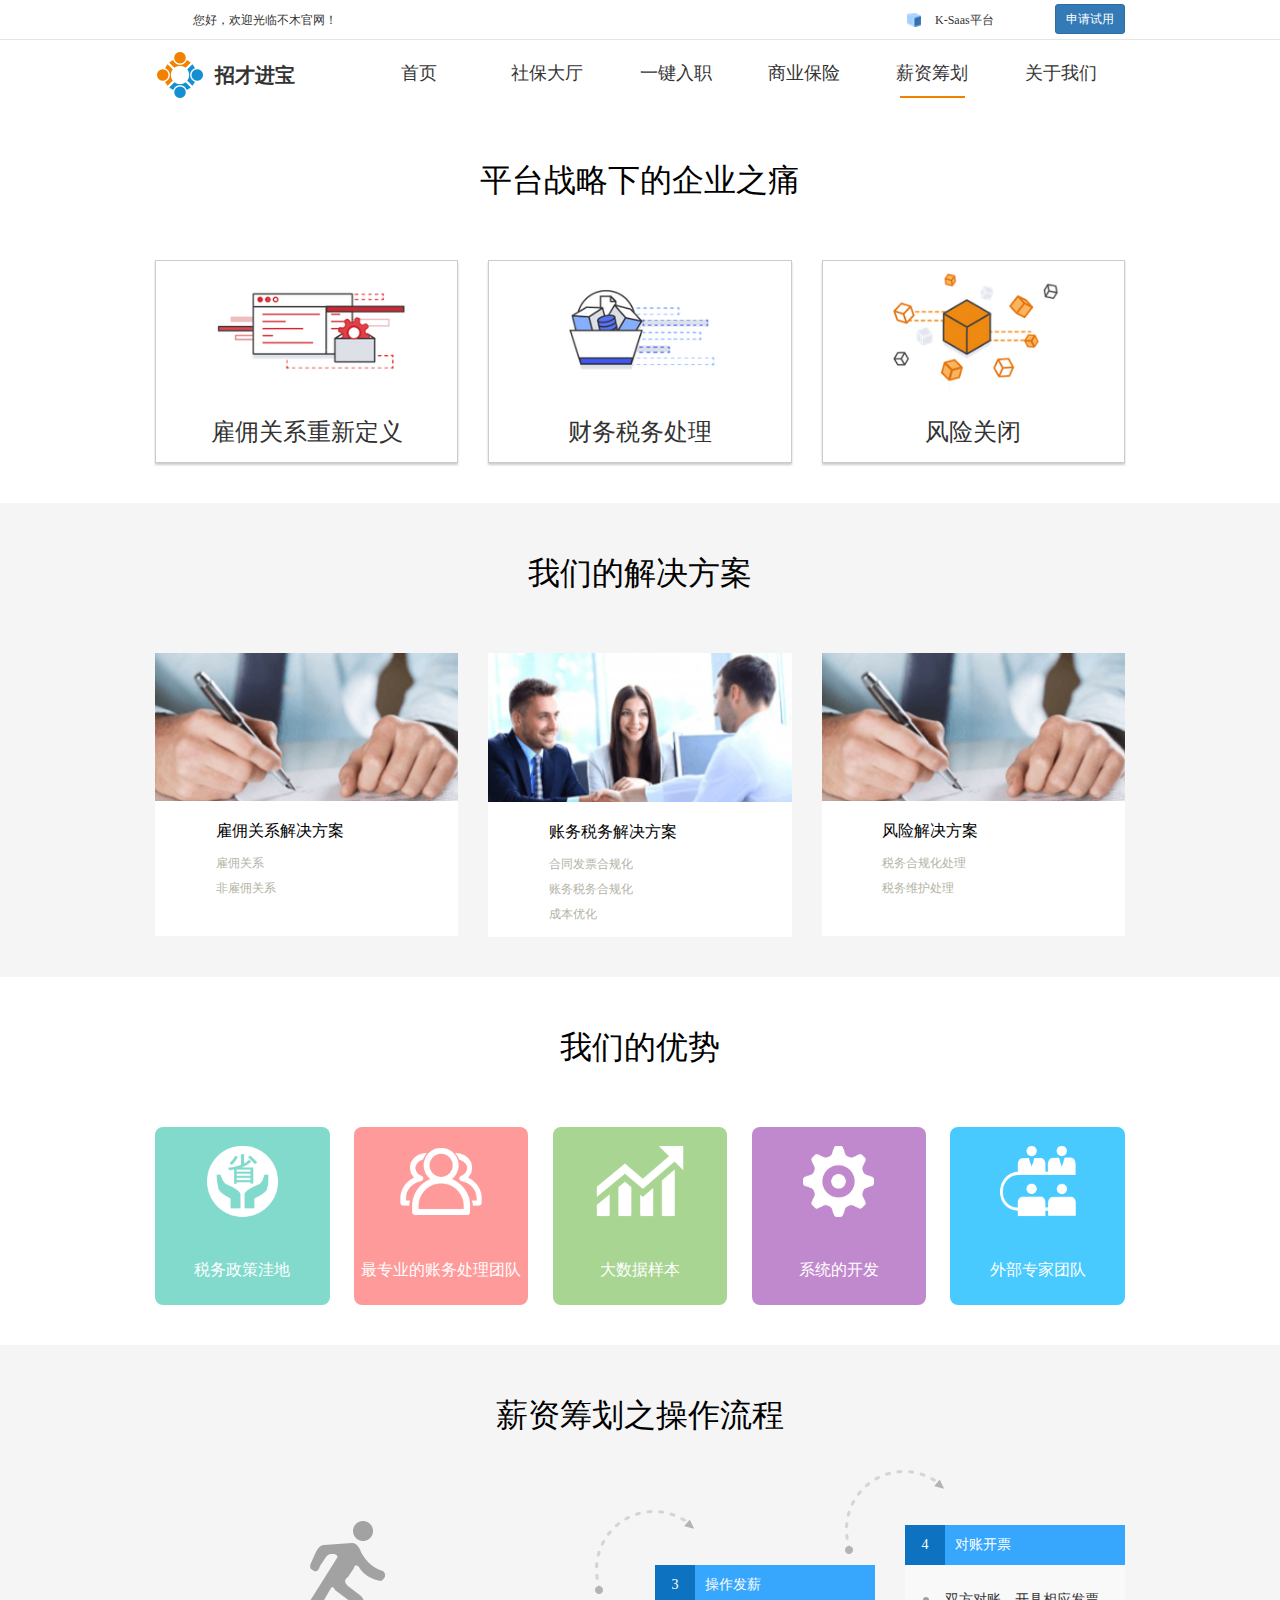
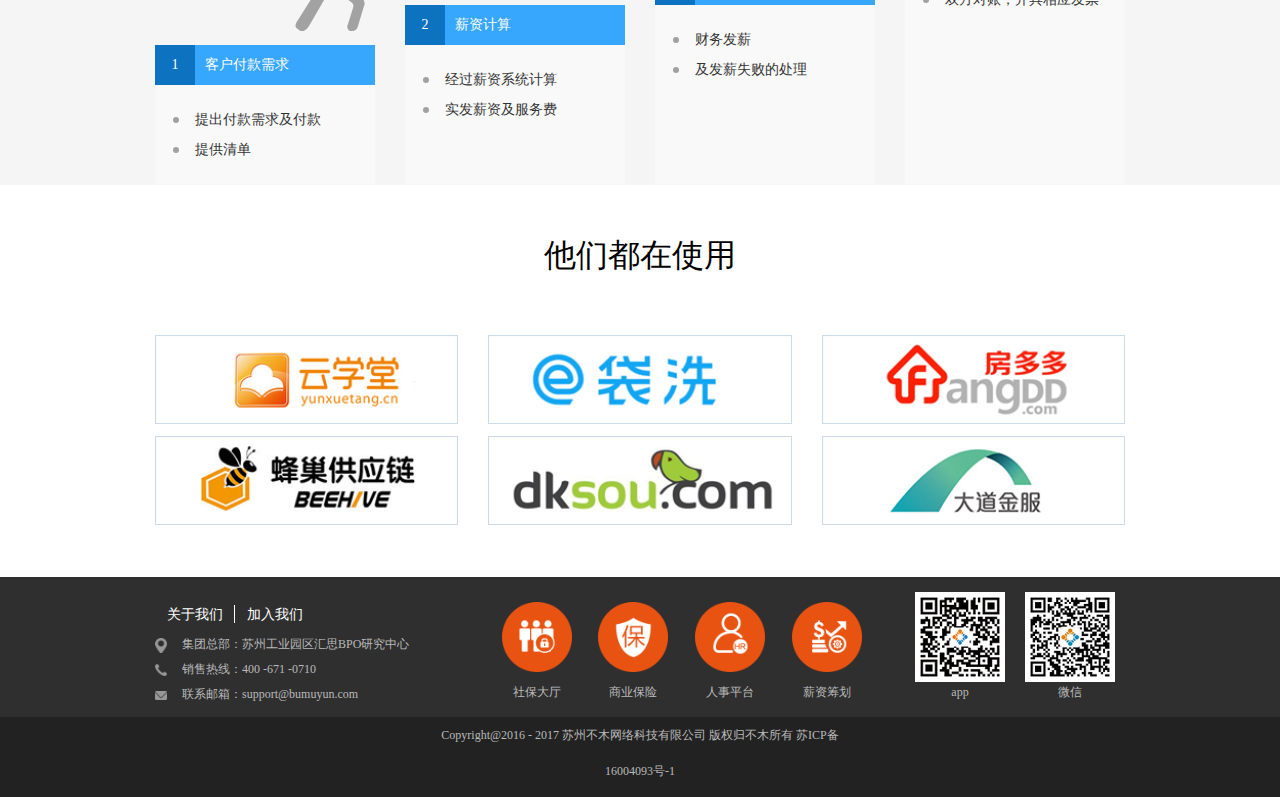
<file: pages/salary/salary.html>
<!DOCTYPE html>
<html>
<head lang="en">
    <meta charset="UTF-8">
    <title>薪资筹划</title>
    <link rel="icon" href="../../image/favicon.ico" type="image/x-icon" />
    <link rel="shortcut icon" href="../../image/favicon.ico" type="image/x-icon" />

    <!--jquery 引用-->
    <script src="../../js/jquery/jquery-2.1.1.min.js"></script>
    <!--bootstrap样式-->
    <link href="../../css/plugins/bootstrap/bootstrap.min.css" rel="stylesheet">
    <!--公共-->
    <link href="../../css/common.css" rel="stylesheet">
    <link href="../../css/bumu/header.css" rel="stylesheet">
    <link href="../../css/bumu/footer.css" rel="stylesheet">
    <script src="../../js/common.js"></script>
    <script src="../../js/bumu/bumu.js"></script>
    <script src="../../js/bumu/header.js"></script>
    <script src="../../js/bumu/footer.js"></script>
    <!--本页面-->
    <link href="../../css/pages/salary.css" rel="stylesheet">
    <script src="../../js/pages/salary.js"></script>

</head>
<body>

<header>

    <div class="row line">

        <div class="col-xs-3">您好，欢迎光临不木官网！</div>

        <div class="col-xs-3 pull-right">
            <span class="txt" onclick="header.goKeySass()">K-Saas平台</span>
            <span class="btn btn-sm btn-primary pull-right" onclick="header.goTrailApply()">申请试用</span>
        </div>

    </div>

    <div class="row">

        <div class="cpy_info col-xs-3" data-type="index" onclick="header.goIndex()">
            <img class="cpy_logo" src="../../image/logo.png"/>
            <span class="cpy_name">招才进宝</span>
        </div>

        <div class="navbar_container col-xs-9">

            <div class="col-xs-2 navbar-btn index" data-type="index">
                首页
            </div>

            <div class="col-xs-2 navbar-btn social" data-type="social">
                社保大厅
            </div>

            <div class="col-xs-2 navbar-btn entry" data-type="entry">
                一键入职
            </div>

            <div class="col-xs-2 navbar-btn commerce" data-type="commerce">
                商业保险
            </div>

            <div class="col-xs-2 navbar-btn salary active" data-type="salary">
                薪资筹划
            </div>

            <div class="col-xs-2 navbar-btn about_us" data-type="about_us">
                关于我们
            </div>

            <!--<div class="col-xs-2 cpy_phone">-->
                <!--<span>18762875446（孙经理）</span>-->
            <!--</div>-->

        </div>

    </div>

</header>

<div class="content">

    <!--<div class="banner">-->
    <!--<img src="../../image/salary/img_banner_1.png"/>-->
    <!--</div>-->

    <div class="block block_1">

        <div class="title_container">
            <div class="title">平台战略下的企业之痛</div>
        </div>

        <div class="img_list">

            <div class="img_item col-sm-4 col-xs-12">

                <div class="question_info">

                    <div class="question_img">
                        <img src="../../image/salary/img_question_1.png"/>
                    </div>

                    <div class="txt">雇佣关系重新定义</div>

                </div>
            </div>

            <div class="img_item col-sm-4 col-xs-12">

                <div class="question_info">

                    <div class="question_img">
                        <img src="../../image/salary/img_question_2.png"/>
                    </div>

                    <div class="txt">财务税务处理</div>

                </div>
            </div>

            <div class="img_item col-sm-4 col-xs-12">

                <div class="question_info">

                    <div class="question_img">
                        <img src="../../image/salary/img_question_3.png"/>
                    </div>

                    <div class="txt">风险关闭</div>

                </div>
            </div>

        </div>

    </div>

    <div class="block block_2 bg_color_grey_f5">

        <div class="title_container">
            <div class="title">我们的解决方案</div>
        </div>

        <div class="solution_list">

            <div class="solution_item col-xs-4">

                <img src="../../image/salary/img_solution_1.png"/>

                <div class="solution_info">
                    <div class="solution_title">雇佣关系解决方案</div>
                    <div class="solution_content">
                        <span>雇佣关系</span>
                        <span>非雇佣关系</span>
                    </div>
                </div>

            </div>

            <div class="solution_item col-xs-4">

                <img src="../../image/salary/img_solution_2.png"/>

                <div class="solution_info">
                    <div class="solution_title">账务税务解决方案</div>
                    <div class="solution_content">
                        <span>合同发票合规化</span>
                        <span>账务税务合规化</span>
                        <span>成本优化</span>
                    </div>

                </div>

            </div>

            <div class="solution_item col-xs-4">

                <img src="../../image/salary/img_solution_1.png"/>

                <div class="solution_info">
                    <div class="solution_title">风险解决方案</div>
                    <div class="solution_content">
                        <span>税务合规化处理</span>
                        <span>税务维护处理</span>
                    </div>

                </div>

            </div>

        </div>

    </div>

    <div class="block block_3">

        <div class="title_container">
            <div class="title">我们的优势</div>
        </div>

        <div class="img_advantage_list">

            <div class="img_advantage_item bg_1">

                <div class="advantage_img">
                    <img src="../../image/salary/icon_advantage_1.png"/>
                </div>

                <div class="txt">税务政策洼地</div>

            </div>

            <div class="img_advantage_item bg_2">

                <div class="advantage_img">
                    <img src="../../image/salary/icon_advantage_2.png"/>
                </div>

                <div class="txt">最专业的账务处理团队</div>

            </div>

            <div class="img_advantage_item bg_3">

                <div class="advantage_img">
                    <img src="../../image/salary/icon_advantage_3.png"/>
                </div>

                <div class="txt">大数据样本</div>

            </div>

            <div class="img_advantage_item bg_4">

                <div class="advantage_img">
                    <img src="../../image/salary/icon_advantage_4.png"/>
                </div>

                <div class="txt">系统的开发</div>

            </div>

            <div class="img_advantage_item bg_5">

                <div class="advantage_img">
                    <img src="../../image/salary/icon_advantage_5.png"/>
                </div>

                <div class="txt">外部专家团队</div>

            </div>

            <!--<div class="img_advantage_item">-->
            <!--<img src="../../image/salary/icon_advantage_2.png"/>-->
            <!--</div>-->

            <!--<div class="img_advantage_item">-->
            <!--<img src="../../image/salary/icon_advantage_3.png"/>-->
            <!--</div>-->

            <!--<div class="img_advantage_item">-->
            <!--<img src="../../image/salary/icon_advantage_4.png"/>-->
            <!--</div>-->

            <!--<div class="img_advantage_item">-->
            <!--<img src="../../image/salary/icon_advantage_5.png"/>-->
            <!--</div>-->

        </div>

    </div>

    <div class="block block_4 bg_color_grey_f5">

        <div class="title_container">
            <div class="title">薪资筹划之操作流程</div>
        </div>

        <div class="step_list">

            <div class="step_item step_1 col-xs-3">

                <div class="step_head">
                    <span class="step_no">1</span>
                    <span class="step_name">客户付款需求</span>
                </div>

                <div class="step_content">
                    <div class="step_info">提出付款需求及付款</div>
                    <div class="step_info">提供清单</div>
                </div>

            </div>

            <div class="step_item step_2 col-xs-3">

                <div class="step_head">
                    <span class="step_no">2</span>
                    <span class="step_name">薪资计算</span>
                </div>

                <div class="step_content">
                    <div class="step_info">经过薪资系统计算</div>
                    <div class="step_info">实发薪资及服务费</div>
                </div>

            </div>

            <div class="step_item step_3 col-xs-3">

                <div class="step_head">
                    <span class="step_no">3</span>
                    <span class="step_name">操作发薪</span>
                </div>

                <div class="step_content">
                    <div class="step_info">财务发薪</div>
                    <div class="step_info">及发薪失败的处理</div>
                </div>

            </div>

            <div class="step_item step_4 col-xs-3">

                <div class="step_head">
                    <span class="step_no">4</span>
                    <span class="step_name">对账开票</span>
                </div>

                <div class="step_content">
                    <div class="step_info">双方对账，开具相应发票</div>
                </div>

            </div>

        </div>

    </div>

    <div class="block block_5">

        <div class="title_container">
            <div class="title">他们都在使用</div>
        </div>

        <div class="img_list">

            <div class="img_item col-xs-4">
                <img src="../../image/salary/img_cpm_1.png"/>
            </div>

            <div class="img_item col-xs-4">
                <img src="../../image/salary/img_cpm_2.png"/>
            </div>

            <div class="img_item col-xs-4">
                <img src="../../image/salary/img_cpm_3.png"/>
            </div>

            <div class="img_item col-xs-4">
                <img src="../../image/salary/img_cpm_4.png"/>
            </div>

            <div class="img_item col-xs-4">
                <img src="../../image/salary/img_cpm_5.png"/>
            </div>

            <div class="img_item col-xs-4">
                <img src="../../image/salary/img_cpm_6.png"/>
            </div>

        </div>

    </div>


</div>

<footer>

    <div class="foot_1">

        <div class="side left_side col-xs-4">

            <div class="line">
                <span class="btn_nav" data-type="about_us">关于我们</span>
                <span class="btn_nav" data-type="join_us">加入我们</span>
            </div>

            <div class="line">
                <span class="icon">
                    <img src="../../image/icon_footer_location.png"/>
                </span>
                <span class="txt">集团总部：苏州工业园区汇思BPO研究中心</span>
            </div>

            <div class="line">
                <span class="icon">
                    <img src="../../image/icon_footer_phone.png"/>
                </span>
                <span class="txt">销售热线：400 -671 -0710</span>
            </div>

            <div class="line">
                <span class="icon">
                     <img src="../../image/icon_footer_email.png"/>
                </span>
                <span class="txt">联系邮箱：support@bumuyun.com</span>
            </div>

        </div>

        <div class="side content_side col-xs-5">

           <span class="item" data-type="social">
                <span class="func_img">
                    <img src="../../image/icon_footer_social_insurance.png"/>
                </span>
                <span class="func_name">社保大厅</span>
            </span>

            <span class="item" data-type="commerce">
                <span class="func_img">
                    <img src="../../image/icon_footer_comerce_insurance.png"/>
                </span>
                <span class="func_name">商业保险</span>
            </span>

            <span class="item" data-type="entry">
                <span class="func_img">
                    <img src="../../image/icon_footer_entry.png"/>
                </span>
                <span class="func_name">人事平台</span>
            </span>

            <span class="item" data-type="salary">
                <span class="func_img">
                    <img src="../../image/icon_footer_salary.png"/>
                </span>
                <span class="func_name">薪资筹划</span>
            </span>

        </div>

        <div class="side right_side col-xs-3">

            <span class="item col-xs-6">
                <span class="qrcode_img">
                    <img src="../../image/icon_footer_qrcode_app.png"/>
                </span>

                <span class="qrcode_name">app</span>
            </span>

            <span class="item col-xs-6">
                <span class="qrcode_img">
                    <img src="../../image/icon_footer_qrcode_weixin.png"/>
                </span>

                <span class="qrcode_name">微信</span>
            </span>

        </div>

    </div>

    <div class="foot_2">
        <div class="copyright">
            Copyright@2016 - 2017 苏州不木网络科技有限公司 版权归不木所有 苏ICP备16004093号-1
        </div>
    </div>

</footer>

<script>
    document.write(unescape(cnzzStr));
</script>

</body>
</html>
</file>
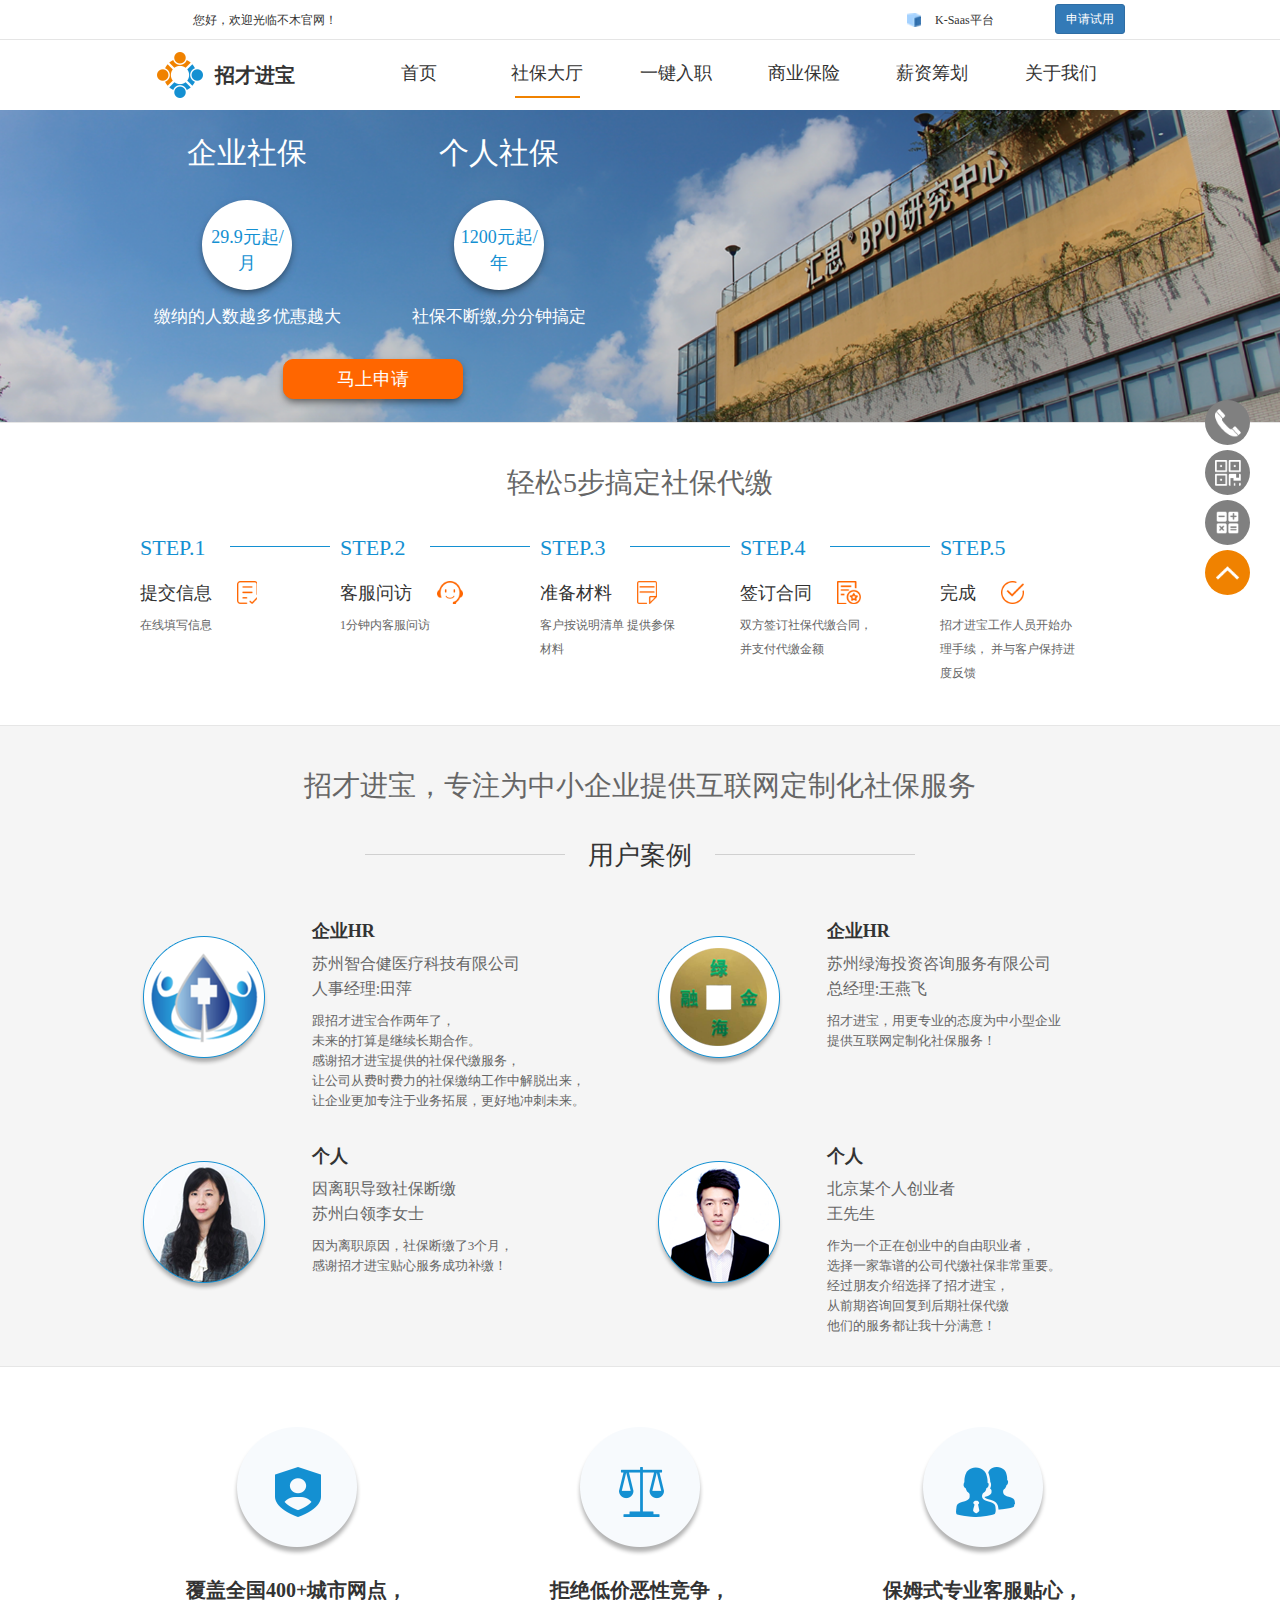
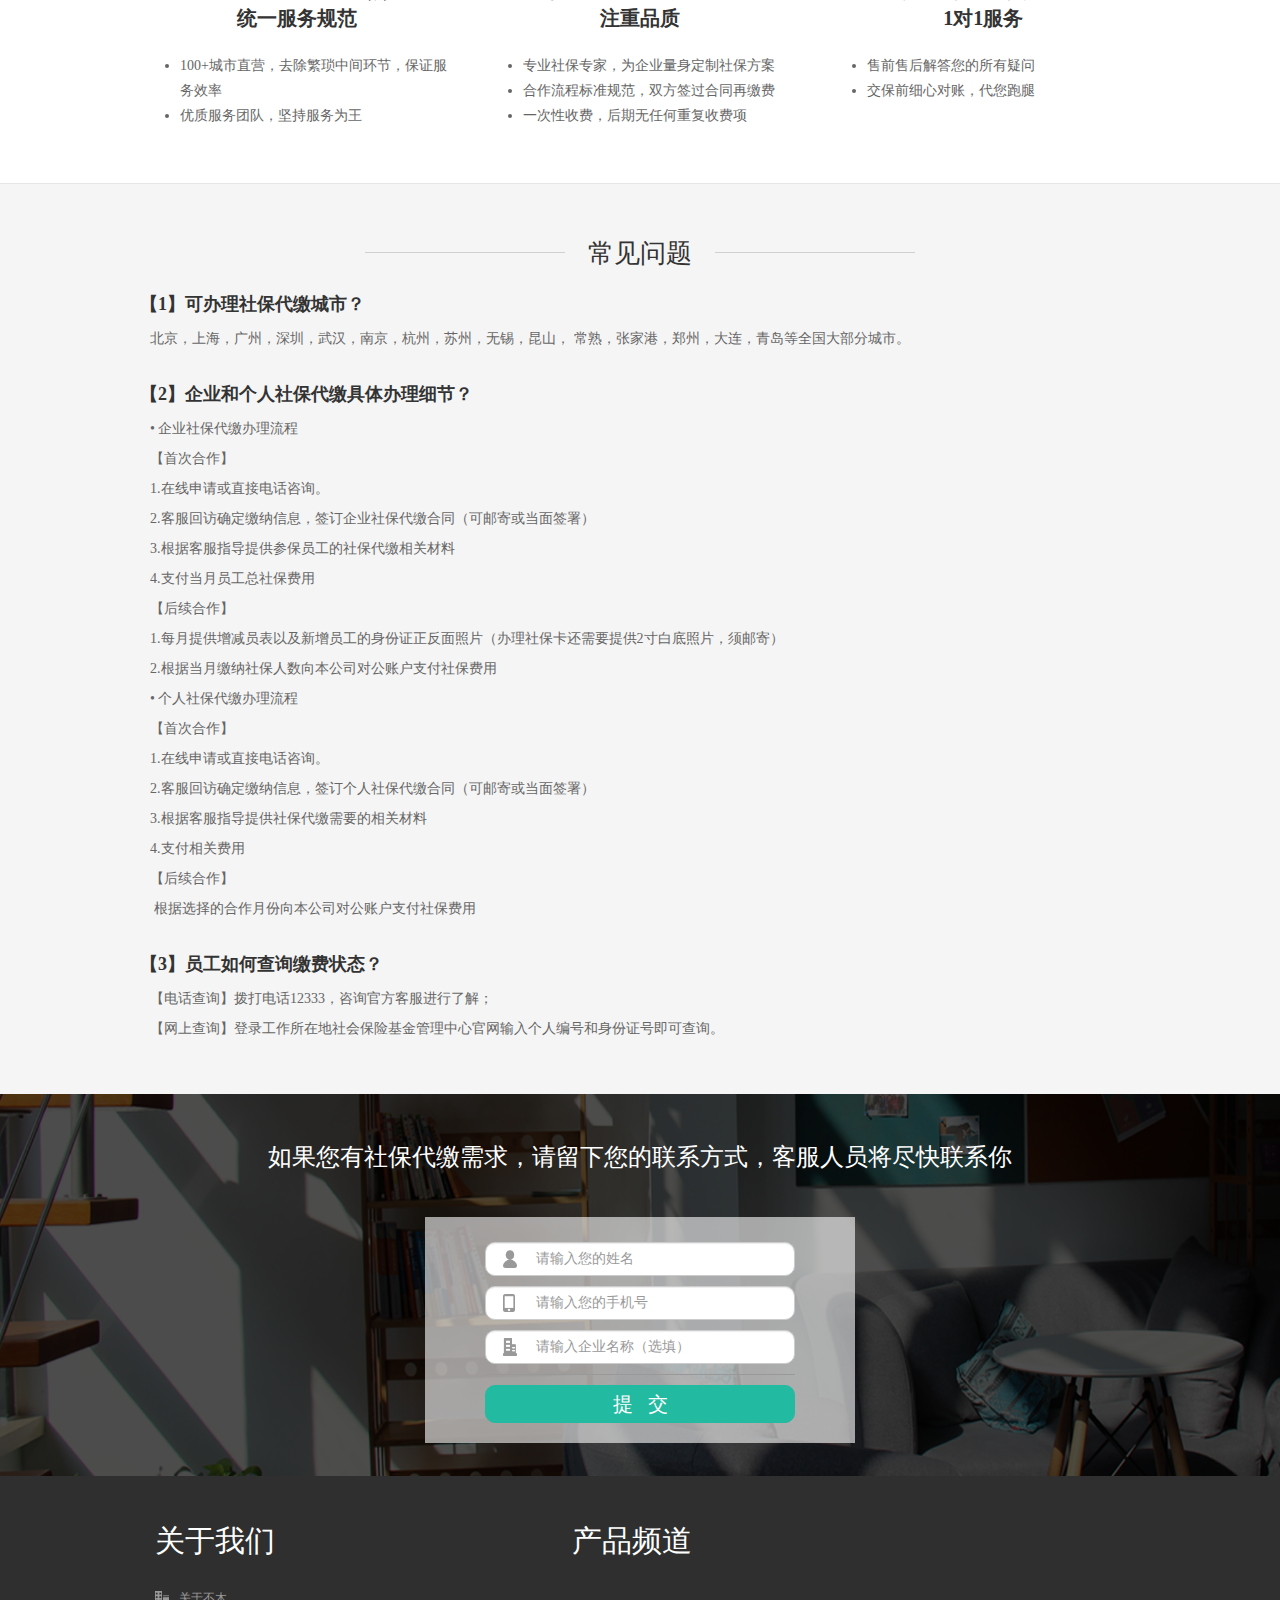
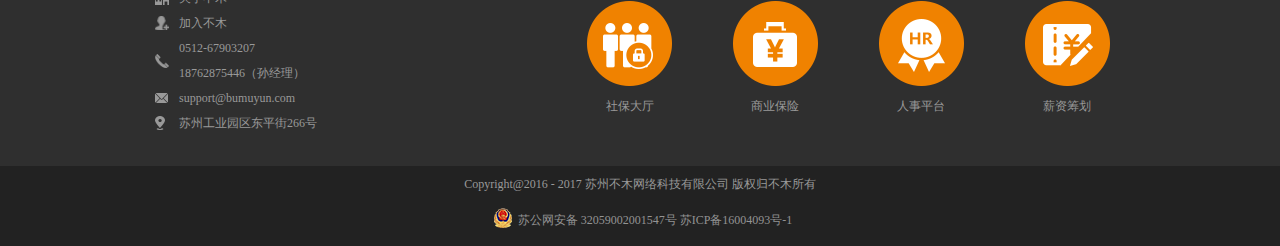
<file: pages/social_insurance/social_insurance.html>
<!DOCTYPE html>
<html>
<head lang="en">
    <meta charset="UTF-8">
    <meta name="renderer" content="webkit">
    <meta http-equiv="X-UA-Compatible" content="IE=Edge,chrome=1">

    <title>社保大厅</title>
    <link rel="icon" href="../../image/favicon.ico" type="image/x-icon"/>
    <link rel="shortcut icon" href="../../image/favicon.ico" type="image/x-icon"/>

    <!--jquery 引用-->
    <script src="../../js/jquery/jquery-2.1.1.min.js"></script>
    <!--bootstrap样式-->
    <link href="../../css/plugins/bootstrap/bootstrap.min.css" rel="stylesheet">
    <script src="../../js/plugins/bootstrap/bootstrap.min.js"></script>
    <!--弹框-->
    <link href="../../css/plugins/toastr/toastr.min.css" rel="stylesheet">
    <script src="../../js/plugins/toastr/toastr.min.js"></script>
    <!--公共-->
    <link href="../../css/common.css" rel="stylesheet">
    <link href="../../css/bumu/operate.css" rel="stylesheet">
    <link href="../../css/bumu/header.css" rel="stylesheet">
    <link href="../../css/bumu/social_footer.css" rel="stylesheet">
    <!--<link href="../../css/bumu/footer.css" rel="stylesheet">-->
    <script src="../../js/common.js"></script>
    <script src="../../js/bumu/placeholder.js"></script>
    <script src="../../js/bumu/bumu.js"></script>
    <script src="../../js/bumu/operate.js"></script>
    <script src="../../js/bumu/header.js"></script>
    <script src="../../js/bumu/social_footer.js"></script>
    <!--<script src="../../js/bumu/footer.js"></script>-->
    <!--本页面-->
    <link href="../../css/pages/social_insurance.css" rel="stylesheet">
    <script src="../../js/pages/social_insurance.js"></script>

</head>
<body>

<header>

    <div class="row line">
        <div class="col-xs-3">您好，欢迎光临不木官网！</div>

        <div class="col-xs-3 pull-right">
            <span class="txt" onclick="header.goKeySass()">K-Saas平台</span>
            <span class="btn btn-sm btn-primary pull-right" onclick="header.goTrailApply()">申请试用</span>
        </div>

    </div>

    <div class="row">

        <div class="cpy_info col-xs-3" data-type="index" onclick="header.goIndex()">
            <img class="cpy_logo" src="../../image/logo.png"/>
            <span class="cpy_name">招才进宝</span>
        </div>

        <div class="navbar_container col-xs-9">

            <div class="col-xs-2 navbar-btn index" data-type="index">
                首页
            </div>

            <div class="col-xs-2 navbar-btn social active" data-type="social">
                社保大厅
            </div>

            <div class="col-xs-2 navbar-btn entry" data-type="entry">
                一键入职
            </div>

            <div class="col-xs-2 navbar-btn commerce" data-type="commerce">
                商业保险
            </div>

            <div class="col-xs-2 navbar-btn salary" data-type="salary">
                薪资筹划
            </div>

            <div class="col-xs-2 navbar-btn about_us" data-type="about_us">
                关于我们
            </div>

            <!--<div class="col-xs-2 cpy_phone">-->
            <!--<span>18762875446（孙经理）</span>-->
            <!--</div>-->

        </div>

    </div>

</header>

<div class="content">

    <div class="border_b block_1">

        <div class="col-xs-5 col-xs-offset-1 center social_info_intro" style="">

            <div class="col-xs-6 soin_corp item">

                <div class="name">
                    企业社保
                </div>

                <div class="fee">29.9元起/月</div>

                <div class="txt">
                    缴纳的人数越多优惠越大
                </div>

            </div>

            <div class="col-xs-6 soin_per item">

                <div class="name">
                    个人社保
                </div>

                <div class="fee">1200元起/年</div>

                <div class="txt">
                    社保不断缴,分分钟搞定
                </div>


            </div>

            <div class="col-xs-12">

                <div class="btn btn-orange btn_apply" onclick="social_insurance.goApply1();">
                    马上申请
                </div>

            </div>

        </div>

    </div>

    <div class="block border_b block_2">

        <div class="title_container">
            <div class="title">轻松5步搞定社保代缴</div>
        </div>

        <div class="step_list">

            <div class="step_item step_1">

                <div class="step_head">
                    <span class="step_no">STEP.1</span>
                </div>

                <div class="step_content">
                    <div class="step_tl">提交信息</div>
                    <div class="step_sec">在线填写信息</div>
                </div>

            </div>

            <div class="step_item step_2">

                <div class="step_head">
                    <span class="step_no">STEP.2</span>
                </div>

                <div class="step_content">
                    <div class="step_tl">客服问访</div>
                    <div class="step_sec">1分钟内客服问访</div>
                </div>

            </div>

            <div class="step_item step_3">

                <div class="step_head">
                    <span class="step_no">STEP.3</span>
                </div>

                <div class="step_content">
                    <div class="step_tl">准备材料</div>
                    <div class="step_sec">
                        客户按说明清单
                        提供参保材料
                    </div>
                </div>

            </div>

            <div class="step_item step_4">

                <div class="step_head">
                    <span class="step_no">STEP.4</span>
                </div>

                <div class="step_content">
                    <div class="step_tl">签订合同</div>
                    <div class="step_sec">
                        双方签订社保代缴合同，
                        并支付代缴金额
                    </div>
                </div>

            </div>

            <div class="step_item step_5">

                <div class="step_head">
                    <span class="step_no">STEP.5</span>
                </div>

                <div class="step_content">
                    <div class="step_tl">完成</div>
                    <div class="step_sec">
                        招才进宝工作人员开始办理手续，
                        并与客户保持进度反馈
                    </div>
                </div>

            </div>

        </div>

    </div>

    <div class="block border_b block_3 bg_color_grey_f5">

        <div class="title_container">
            <div class="title">招才进宝，专注为中小企业提供互联网定制化社保服务</div>
        </div>

        <div class="user_case_container">

            <div class="tl">
                用户案例
            </div>

            <div class="user_case_list row">

                <div class="col-xs-6 item">

                    <div class="col-xs-4 img">
                        <img src="../../image/social_insurance/user_case_1.png">
                    </div>

                    <div class="col-xs-8 case_info">

                        <div class="type">
                            企业HR
                        </div>

                        <div class="sec">
                            <p>苏州智合健医疗科技有限公司</p>
                            <p>人事经理:田萍</p>
                        </div>

                        <div class="message">
                            跟招才进宝合作两年了，<br>
                            未来的打算是继续长期合作。<br>
                            感谢招才进宝提供的社保代缴服务，<br>
                            让公司从费时费力的社保缴纳工作中解脱出来，<br>
                            让企业更加专注于业务拓展，更好地冲刺未来。
                        </div>

                    </div>

                </div>

                <div class="col-xs-6 item">

                    <div class="col-xs-4 img">
                        <img src="../../image/social_insurance/user_case_2.png">
                    </div>

                    <div class="col-xs-8 case_info">

                        <div class="type">
                            企业HR
                        </div>

                        <div class="sec">
                            <p>苏州绿海投资咨询服务有限公司</p>
                            <p>总经理:王燕飞</p>
                        </div>

                        <div class="message">
                            招才进宝，用更专业的态度为中小型企业<br>
                            提供互联网定制化社保服务！
                        </div>

                    </div>

                </div>

                <div class="col-xs-6 item">

                    <div class="col-xs-4 img">
                        <img src="../../image/social_insurance/user_case_3.png">
                    </div>

                    <div class="col-xs-8 case_info">

                        <div class="type">
                            个人
                        </div>

                        <div class="sec">
                            <p>因离职导致社保断缴</p>
                            <p>苏州白领李女士</p>
                        </div>

                        <div class="message">
                            因为离职原因，社保断缴了3个月，<br>
                            感谢招才进宝贴心服务成功补缴！
                        </div>

                    </div>

                </div>

                <div class="col-xs-6 item">

                    <div class="col-xs-4 img">
                        <img src="../../image/social_insurance/user_case_4.png">
                    </div>

                    <div class="col-xs-8 case_info">

                        <div class="type">
                            个人
                        </div>

                        <div class="sec">
                            <p>北京某个人创业者</p>
                            <p>王先生</p>
                        </div>

                        <div class="message">
                            作为一个正在创业中的自由职业者，<br>
                            选择一家靠谱的公司代缴社保非常重要。<br>
                            经过朋友介绍选择了招才进宝，<br>
                            从前期咨询回复到后期社保代缴<br>
                            他们的服务都让我十分满意！
                        </div>

                    </div>

                </div>

            </div>

        </div>

    </div>

    <div class="block border_b block_4">

        <div class="row ">

            <div class="col-xs-4 item">

                <div class="img">
                    <img src="../../image/social_insurance/service_img_1.png">
                </div>

                <div class="tl">
                    覆盖全国400+城市网点，<br>
                    统一服务规范
                </div>

                <ul class="info">
                    <li>100+城市直营，去除繁琐中间环节，保证服务效率</li>
                    <li>优质服务团队，坚持服务为王</li>
                </ul>

            </div>

            <div class="col-xs-4 item">

                <div class="img">
                    <img src="../../image/social_insurance/service_img_2.png">
                </div>

                <div class="tl">
                    拒绝低价恶性竞争，<br>
                    注重品质
                </div>

                <ul class="info">
                    <li>专业社保专家，为企业量身定制社保方案</li>
                    <li>合作流程标准规范，双方签过合同再缴费</li>
                    <li>一次性收费，后期无任何重复收费项</li>
                </ul>

            </div>

            <div class="col-xs-4 item">

                <div class="img">
                    <img src="../../image/social_insurance/service_img_3.png">
                </div>

                <div class="tl">
                    保姆式专业客服贴心，<br>
                    1对1服务
                </div>

                <ul class="info">
                    <li>售前售后解答您的所有疑问</li>
                    <li>交保前细心对账，代您跑腿</li>
                </ul>

            </div>

        </div>

    </div>

    <div class="block  block_5 bg_color_grey_f5">

        <div class="tl">
            常见问题
        </div>

        <div class="q_list">

            <div class="item">

                <div class="q_name">
                    【1】可办理社保代缴城市？
                </div>

                <div class="q_answer">
                    北京，上海，广州，深圳，武汉，南京，杭州，苏州，无锡，昆山，
                    常熟，张家港，郑州，大连，青岛等全国大部分城市。
                </div>

            </div>

            <div class="item">

                <div class="q_name">
                    【2】企业和个人社保代缴具体办理细节？
                </div>

                <div class="q_answer">

                    • 企业社保代缴办理流程<br>
                    【首次合作】<br>
                    1.在线申请或直接电话咨询。<br>
                    2.客服回访确定缴纳信息，签订企业社保代缴合同（可邮寄或当面签署）<br>
                    3.根据客服指导提供参保员工的社保代缴相关材料<br>
                    4.支付当月员工总社保费用<br>
                    【后续合作】<br>
                    1.每月提供增减员表以及新增员工的身份证正反面照片（办理社保卡还需要提供2寸白底照片，须邮寄）<br>
                    2.根据当月缴纳社保人数向本公司对公账户支付社保费用<br>
                    • 个人社保代缴办理流程<br>
                    【首次合作】<br>
                    1.在线申请或直接电话咨询。<br>
                    2.客服回访确定缴纳信息，签订个人社保代缴合同（可邮寄或当面签署）<br>
                    3.根据客服指导提供社保代缴需要的相关材料<br>
                    4.支付相关费用<br>
                    【后续合作】<br>
                     根据选择的合作月份向本公司对公账户支付社保费用

                </div>

            </div>

            <div class="item">

                <div class="q_name">
                    【3】员工如何查询缴费状态？
                </div>

                <div class="q_answer">

                    【电话查询】拨打电话12333，咨询官方客服进行了解；<br>
                    【网上查询】登录工作所在地社会保险基金管理中心官网输入个人编号和身份证号即可查询。

                </div>

            </div>

        </div>

    </div>

    <div class="block  block_6 center">

        <div class="tl">
            如果您有社保代缴需求，请留下您的联系方式，客服人员将尽快联系你
        </div>

        <div class="apply_container">

            <div class="row">
                <i class="apply_user"></i>
                <input class="form-control user_name" maxlength="8" placeholder="请输入您的姓名">
            </div>

            <div class="row">
                <i class="apply_phone"></i>
                <input class="form-control user_phone" maxlength="11" placeholder="请输入您的手机号"
                       onkeyup="this.value=this.value.replace(/\D/g,'')">
            </div>

            <div class="row">
                <i class="apply_corp"></i>
                <input class="form-control user_corp" placeholder="请输入企业名称（选填）">
            </div>

            <i style="display: block;width:100%;background-color: #999999;height:1px;"></i>

            <div class="btn btn-blue btn_submit" onclick="social_insurance.applySubmit()">
                提 &nbsp; 交
            </div>


        </div>

    </div>


</div>

<footer>

    <div class="foot_1">

        <div class="side left_side col-xs-5">

            <div class="tl">
                关于我们
            </div>

            <div class="info">

                <div class="line about_us" data-type="about_us">关于不木</div>
                <div class="line join_us" data-type="join_us">加入不木</div>
                <div class="line contact_phone">
                    0512-67903207 <br>
                    18762875446（孙经理）
                </div>
                <div class="line email">support@bumuyun.com</div>
                <div class="line address">苏州工业园区东平街266号</div>

            </div>

        </div>

        <div class="side right_side col-xs-7">

            <div class="tl">
                产品频道
            </div>

            <div class="info row">

                <div class="item" data-type="social">
                    <div class="func_img">
                        <img src="../../image/footer/icon_social.png"/>
                    </div>
                    <div class="func_name">社保大厅</div>
                </div>

                <div class="item" data-type="commerce">
                    <div class="func_img">
                        <img src="../../image/footer/icon_commerce.png"/>
                    </div>
                    <div class="func_name">商业保险</div>
                </div>

                <div class="item" data-type="entry">
                    <div class="func_img">
                        <img src="../../image/footer/icon_entry.png"/>
                    </div>
                    <div class="func_name">人事平台</div>
                </div>

                <div class="item" data-type="salary">
                    <div class="func_img">
                        <img src="../../image/footer/icon_salary.png"/>
                    </div>
                    <div class="func_name">薪资筹划</div>
                </div>

            </div>

        </div>

    </div>

    <div class="foot_2">

        <div class="copyright">
            Copyright@2016 - 2017 苏州不木网络科技有限公司 版权归不木所有 <br>
        </div>

        <div class="copyright">
            <a target="_blank" href="http://www.beian.gov.cn/portal/registerSystemInfo?recordcode=32059002001547">
                <img src="../../image/index/icon_beian.png"/>
                <p>
                    苏公网安备 32059002001547号 苏ICP备16004093号-1
                </p>
            </a>
        </div>

    </div>

    <div class="foot_3">

        <div class="row contact_info">

            <div class="col-xs-4 item">

                <div class="head icon_phone center">
                    <img src="../../image/footer/contact_phone.png">
                </div>

                <div class="txt">
                    咨询热线：18762875446（孙经理）<br>
                    0512-67903207
                </div>

            </div>

            <div class="col-xs-4 item">

                <div class="head icon_qrCode center">
                    <img src="../../image/footer/contact_qrCode.png">
                </div>

                <div class="txt">
                    扫码添加工作人员微信，获取专业咨询
                </div>

            </div>

            <div class="col-xs-4 item">

                <div class="head center">

                    <div class="btn btn-orange btn_apply" onclick="social_insurance.goApply2();">
                        马上申请
                    </div>

                </div>

                <div class="txt">
                    在线申请，我们专业顾问将致电联系您
                </div>

            </div>

        </div>

        <div class="row">

            <div class="icon_up" onclick="social_insurance.toggleContactInfo();">
                <img src="../../image/footer/icon_up.png">
            </div>

        </div>

    </div>

</footer>

<div class="operate_container">

    <!--<div class="opt_item">-->
    <!--<div class="txt txt_email_info">-->
    <!--support@bumuyun.com-->
    <!--</div>-->
    <!--<img src="../../image/operate/icon_opt_email.png"/>-->
    <!--</div>-->

    <div class="opt_item">
        <div class="txt txt_phone_info">
            18762875446（孙经理）
        </div>
        <img src="../../image/operate/icon_opt_phone.png"/>
    </div>

    <div class="opt_item">
        <div class="txt txt_qrCode_info">
            <img src="../../image/icon_footer_qrcode_app.png"/>
        </div>
        <img src="../../image/operate/icon_opt_qrcode_app.png"/>
    </div>

    <div class="opt_item" onclick="soin_calc.calcModalShow()">
        <img src="../../image/operate/icon_opt_calc.png"/>
    </div>

    <div class="opt_item" onclick="soin_calc.goTop()">
        <img src="../../image/operate/icon_opt_toTop.png"/>
    </div>

</div>

<div class="modal fade calc_container_modal" style="background-color:rgba(0,0,0,0.50);">
    <div class="modal-dialog">
        <div class="modal-content">
            <div class="modal-header">
                <button type="button" class="close" data-dismiss="modal" aria-label="Close"><span
                        aria-hidden="true">&times;</span></button>
                <h4 class="modal-title">社保计算器</h4>
            </div>
            <div class="modal-body">

                <div class="left_side col-xs-4">

                    <div class="item soin_area_container">
                        <select class="form-control" onchange="soin_calc.initSoinTypeList()">
                            <option>参保地</option>
                            <!--<option>苏州</option>-->
                            <!--<option>苏州</option>-->
                        </select>
                    </div>

                    <div class="item soin_type_container">
                        <select class="form-control" onchange="soin_calc.SoinTypeInit()">
                            <option>参保类型</option>
                            <!--<option>A类</option>-->
                            <!--<option>B类</option>-->
                        </select>
                    </div>

                    <div class="item soin_basic_container">
                        <input type="text" class="form-control" placeholder="社保基数"
                               onkeyup="if(isNaN(value))execCommand('undo')"
                               onblur="soin_calc.checkIsNumber(this)"
                               maxlength="10"/>
                    </div>

                    <div class="item fund_container">
                        <input type="text" class="form-control" placeholder="公积金基数"
                               onkeyup="if(isNaN(value))execCommand('undo')" maxlength="10"/>
                    </div>

                    <div class="line">
                        <div class="btn" onclick="soin_calc.SoinCalc()">计算</div>
                        <div class="btn btn-default" onclick="soin_calc.calcReset()">重置</div>
                    </div>

                </div>

                <div class="right_side col-xs-8">

                    <div class="txt">五险一金缴费明细：</div>

                    <div class="pay_info">

                        <div class="head_info col-xs-12">

                            <div class="col-xs-2">类别</div>
                            <div class="col-xs-2">基数(元)</div>
                            <div class="col-xs-4">
                                <div class="txt">个人缴纳</div>
                                <div>
                                    <div class="col-xs-6">缴纳比例(%)</div>
                                    <div class="col-xs-6">缴纳金额(元)</div>
                                </div>
                            </div>
                            <div class="col-xs-4">
                                <div class="txt">企业缴纳</div>
                                <div>
                                    <div class="col-xs-6">缴纳比例(%)</div>
                                    <div class="col-xs-6">缴纳金额(元)</div>
                                </div>
                            </div>

                        </div>

                        <div class="content_info col-xs-12">

                            <div class='prompt'>输入左侧数据才能生成明细哦~~</div>

                            <!--<div class="item col-xs-12">-->
                            <!--<div class="col-xs-2 type_name">养老</div>-->
                            <!--<div class="col-xs-2 basic_count">2697.00</div>-->
                            <!--<div class="col-xs-2 per_pay_percentage">8%</div>-->
                            <!--<div class="col-xs-2 per_pay_amount">218.00</div>-->
                            <!--<div class="col-xs-2 corp_pay_percentage">8%</div>-->
                            <!--<div class="col-xs-2 corp_pay_amount">218.00</div>-->
                            <!--</div>-->

                            <!--<div class="item col-xs-12">-->
                            <!--<div class="col-xs-2 type_name">医疗</div>-->
                            <!--<div class="col-xs-2 basic_count">2697.00</div>-->
                            <!--<div class="col-xs-2 per_pay_percentage">8%</div>-->
                            <!--<div class="col-xs-2 per_pay_amount">218.00</div>-->
                            <!--<div class="col-xs-2 corp_pay_percentage">8%</div>-->
                            <!--<div class="col-xs-2 corp_pay_amount">218.00</div>-->
                            <!--</div>-->

                            <!--<div class="item col-xs-12">-->
                            <!--<div class="col-xs-2 type_name">实业</div>-->
                            <!--<div class="col-xs-2 basic_count">2697.00</div>-->
                            <!--<div class="col-xs-2 per_pay_percentage">8%</div>-->
                            <!--<div class="col-xs-2 per_pay_amount">218.00</div>-->
                            <!--<div class="col-xs-2 corp_pay_percentage">8%</div>-->
                            <!--<div class="col-xs-2 corp_pay_amount">218.00</div>-->
                            <!--</div>-->

                            <!--<div class="item col-xs-12">-->
                            <!--<div class="col-xs-2 type_name">工伤</div>-->
                            <!--<div class="col-xs-2 basic_count">2697.00</div>-->
                            <!--<div class="col-xs-2 per_pay_percentage">8%</div>-->
                            <!--<div class="col-xs-2 per_pay_amount">218.00</div>-->
                            <!--<div class="col-xs-2 corp_pay_percentage">8%</div>-->
                            <!--<div class="col-xs-2 corp_pay_amount">218.00</div>-->
                            <!--</div>-->

                            <!--<div class="item col-xs-12">-->
                            <!--<div class="col-xs-2 type_name">生育</div>-->
                            <!--<div class="col-xs-2 basic_count">2697.00</div>-->
                            <!--<div class="col-xs-2 per_pay_percentage">8%</div>-->
                            <!--<div class="col-xs-2 per_pay_amount">218.00</div>-->
                            <!--<div class="col-xs-2 corp_pay_percentage">8%</div>-->
                            <!--<div class="col-xs-2 corp_pay_amount">218.00</div>-->
                            <!--</div>-->

                            <!--<div class="item col-xs-12">-->
                            <!--<div class="col-xs-2 type_name">公积金</div>-->
                            <!--<div class="col-xs-2 basic_count">2697.00</div>-->
                            <!--<div class="col-xs-2 per_pay_percentage">8%</div>-->
                            <!--<div class="col-xs-2 per_pay_amount">218.00</div>-->
                            <!--<div class="col-xs-2 corp_pay_percentage">8%</div>-->
                            <!--<div class="col-xs-2 corp_pay_amount">218.00</div>-->
                            <!--</div>-->

                            <!--<div class="item col-xs-12">-->
                            <!--<div class="col-xs-2 "></div>-->
                            <!--<div class="col-xs-2 "></div>-->
                            <!--<div class="col-xs-4 per_pay_percentage">-->
                            <!--<span>个人共缴：</span>-->
                            <!--<span class="count">$500</span>-->
                            <!--</div>-->
                            <!--<div class="col-xs-4 per_pay_percentage">-->
                            <!--<span>企业共缴：</span>-->
                            <!--<span class="count">$500</span>-->
                            <!--</div>-->
                            <!--</div>-->

                            <!--<div class="line col-xs-12">-->
                            <!--<span class="col-xs-5">-->
                            <!--<span>总共缴：</span>-->
                            <!--<span class="count total_count">￥8000</span>-->
                            <!--</span>-->

                            <!--<span>-->
                            <!--<span>（其中社保：</span>-->
                            <!--<span class="count soin_count">￥5000</span>-->
                            <!--<span>公积金：</span>-->
                            <!--<span class="count fund_count">￥3000</span>-->
                            <!--<span>）</span>-->
                            <!--</span>-->
                            <!--</div>-->

                        </div>

                    </div>

                </div>

            </div>
            <!--<div class="modal-footer">-->
            <!--<button type="button" class="btn btn-default" data-dismiss="modal">Close</button>-->
            <!--<button type="button" class="btn btn-primary">Save changes</button>-->
            <!--</div>-->
        </div>
        <!-- /.modal-content -->
    </div>
    <!-- /.modal-dialog -->
</div>

<script>
    document.write(unescape(cnzzStr));
</script>


</body>
</html>
</file>
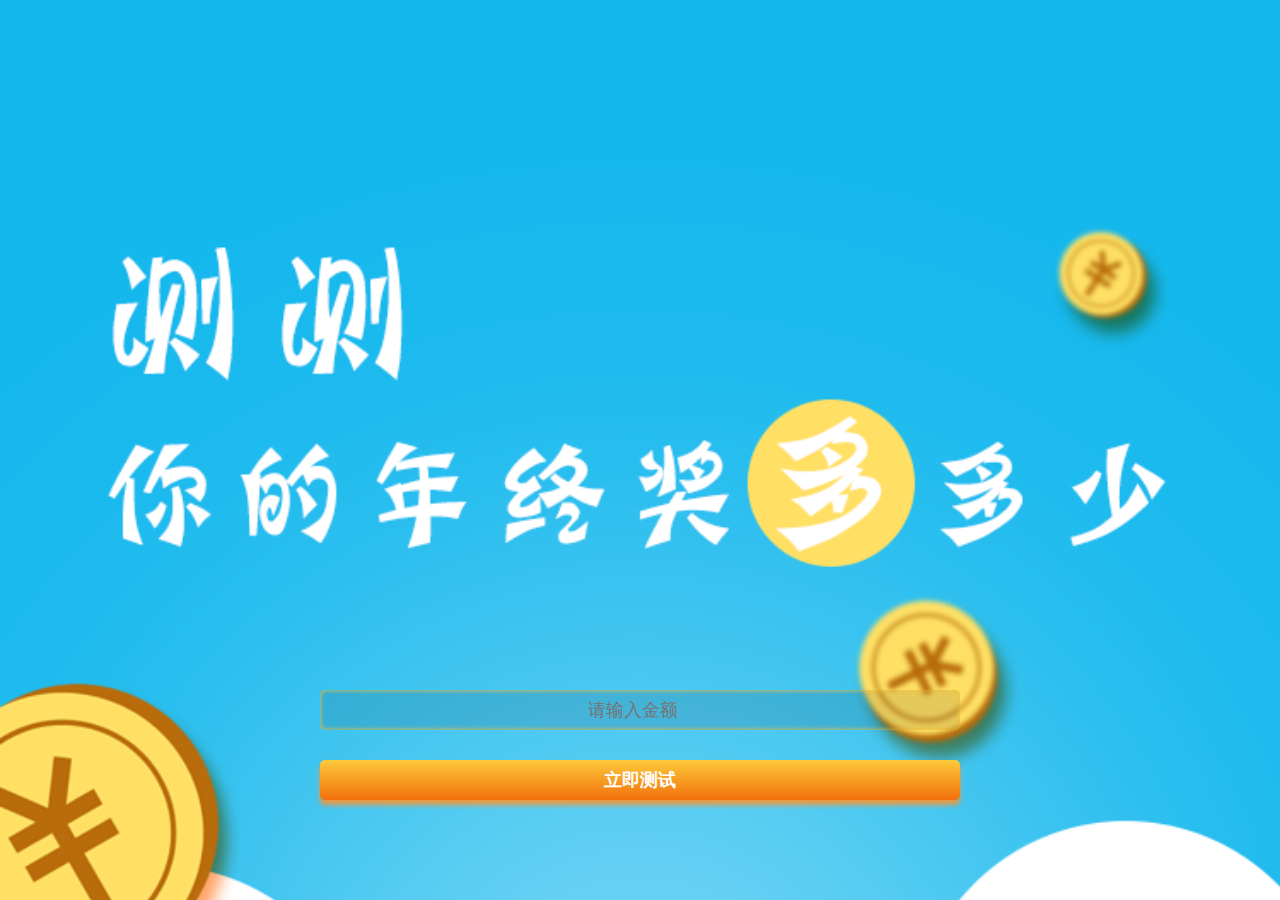
<file: webPage/html/annual_bonus/annual_bonus.html>
<!DOCTYPE html>
<html lang="en">
<head>
    <meta charset="UTF-8">
    <title>测测你的年终奖多多少</title>

    <meta http-equiv="X-UA-Compatible" content=”IE=Edge,chrome=1″>
    <meta name="viewport" content="width=device-width, initial-scale=1, minimum-scale=1, maximum-scale=1">

    <script src="../../../js/jquery/jquery-2.1.1.min.js"></script>
    <link type="text/css" rel="stylesheet" href="../../css/weui/weui.min.css">

    <link type="text/css" rel="stylesheet" href="../../css/annual_bonus/annual_bonus.css">
    <script src="../../js/annual_bonus/common.js"></script>
    <script src="../../js/annual_bonus/annual_bonus.js"></script>

</head>
<body>

<div class="bg"></div>

<div class="annual_bonus">
    <input type="number" placeholder="请输入金额" max="10000000000">
</div>

<div id="btn_sure" class="btn btn_sure" onclick="goResult()">
    立即测试
</div>

<div id="loadingToast" class="weui_loading_toast" style="display:none;">
    <div class="weui_mask_transparent"></div>
    <div class="weui_toast">
        <div class="weui_loading">
            <!-- :) -->
            <div class="weui_loading_leaf weui_loading_leaf_0"></div>
            <div class="weui_loading_leaf weui_loading_leaf_1"></div>
            <div class="weui_loading_leaf weui_loading_leaf_2"></div>
            <div class="weui_loading_leaf weui_loading_leaf_3"></div>
            <div class="weui_loading_leaf weui_loading_leaf_4"></div>
            <div class="weui_loading_leaf weui_loading_leaf_5"></div>
            <div class="weui_loading_leaf weui_loading_leaf_6"></div>
            <div class="weui_loading_leaf weui_loading_leaf_7"></div>
            <div class="weui_loading_leaf weui_loading_leaf_8"></div>
            <div class="weui_loading_leaf weui_loading_leaf_9"></div>
            <div class="weui_loading_leaf weui_loading_leaf_10"></div>
            <div class="weui_loading_leaf weui_loading_leaf_11"></div>
        </div>
        <p class="weui_toast_content">数据加载中</p>
    </div>
</div>

<div id="toast" style="display: none;">
    <div class="weui_mask_transparent"></div>
    <div class="weui_toast">
        <!--<i class="weui_icon_toast"></i>-->
        <p class="weui_toast_content" style="line-height:  7.6em;margin:0;">已完成</p>
    </div>
</div>

</body>
</html>
</file>
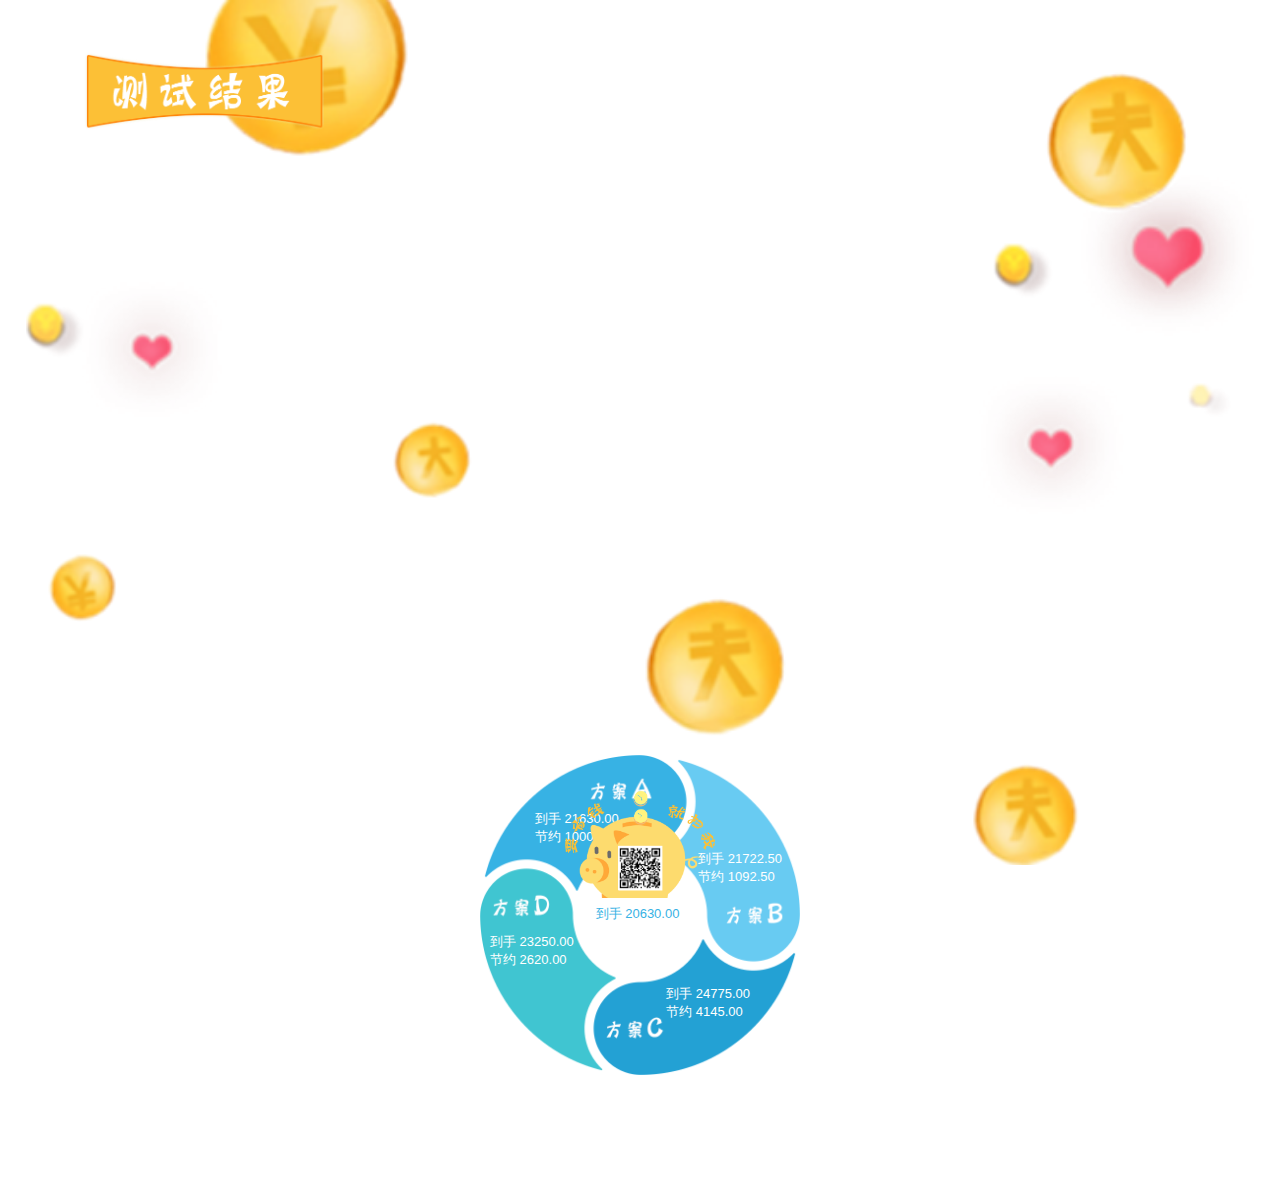
<file: webPage/html/annual_bonus/calc_result.html>
<!DOCTYPE html>
<html lang="en">
<head>
    <meta charset="UTF-8">
    <title>计算结果</title>

    <meta http-equiv="X-UA-Compatible" content=”IE=Edge,chrome=1″>
    <meta name="viewport" content="width=device-width, initial-scale=1, minimum-scale=1, maximum-scale=1">

    <script src="../../../js/jquery/jquery-2.1.1.min.js"></script>
    <link type="text/css" rel="stylesheet" href="../../css/weui/weui.min.css">

    <link type="text/css" rel="stylesheet" href="../../css/annual_bonus/calc_result.css">
    <script src="../../js/annual_bonus/common.js"></script>
    <script src="../../js/annual_bonus/calc_result.js"></script>

</head>
<body>

<div class="bg_1">

    <div class="bg_2"></div>

</div>

<div class="calc_result">

    <div class="calc_a">
        <div>到手 9500</div>
        <div>节约 500</div>
    </div>

    <div class="calc_b">
        <div>到手 9500</div>
        <div>节约 500</div>
    </div>

    <div class="calc_c">
        <div>到手 9500</div>
        <div>节约 500</div>
    </div>

    <div class="calc_d">
        <div>到手 9500</div>
        <div>节约 500</div>
    </div>

    <div class="calc_standard">
        <div class="clr_37b2e4">到手 9500</div>
        <!--<div class="clr_fcc036">节约 500</div>-->
    </div>


</div>

<div class="bg_4">
    <img class="qr_code" src="../../images/annual_bonus/qr_code.png">
</div>

<div id="loadingToast" class="weui_loading_toast" style="display:none;">
    <div class="weui_mask_transparent"></div>
    <div class="weui_toast">
        <div class="weui_loading">
            <!-- :) -->
            <div class="weui_loading_leaf weui_loading_leaf_0"></div>
            <div class="weui_loading_leaf weui_loading_leaf_1"></div>
            <div class="weui_loading_leaf weui_loading_leaf_2"></div>
            <div class="weui_loading_leaf weui_loading_leaf_3"></div>
            <div class="weui_loading_leaf weui_loading_leaf_4"></div>
            <div class="weui_loading_leaf weui_loading_leaf_5"></div>
            <div class="weui_loading_leaf weui_loading_leaf_6"></div>
            <div class="weui_loading_leaf weui_loading_leaf_7"></div>
            <div class="weui_loading_leaf weui_loading_leaf_8"></div>
            <div class="weui_loading_leaf weui_loading_leaf_9"></div>
            <div class="weui_loading_leaf weui_loading_leaf_10"></div>
            <div class="weui_loading_leaf weui_loading_leaf_11"></div>
        </div>
        <p class="weui_toast_content">数据加载中</p>
    </div>
</div>

</body>
</html>
</file>
<file: css/common.css>
body {
    position: relative;
    width: 100%;
    float: left;
    padding-top: 110px;
    padding-bottom: 220px;
    min-width: 1100px;
    font-family: "microsoft yahei";

}

*, body {
    box-sizing: border-box;
    -webkit-box-sizing: border-box;
    -moz-box-sizing: border-box;
}

span {
    position: relative;
    display: block;
    float: left;
}

img {
    position: relative;
    width: 100%;
    height: 100%;
}

a[href='http://www.cnzz.com/stat/website.php?web_id=1259955107'] {
    display: none;
}

.f_color_orange {
    color: rgb(240, 130, 0);
}

.bg_color_orange {
    background-color: rgb(240, 130, 0);
}

.bg_color_grey_f5 {
    background-color: #f5f5f5;
}

.border_b {
    border-bottom: 1px solid #e6e6e6;
}

.center {
    display: -webkit-box;
    -webkit-box-pack: center; /*左右*/
    -webkit-box-align: center; /*上下*/
    -webkit-box-orient: vertical; /*排列方式 水平、垂直*/
}

.content {
    position: relative;
    width: 100%;
    float: left;
}

.content .block .title_container {
    position: relative;
    width: 100%;
    text-align: center;
    padding: 40px 0;
}

.content .block .title_container .title {
    font-size: 38px;
    /*font-weight: bold;*/
    color: rgb(0, 0, 0);
    line-height: 60px;
}

.content .block .title_container .sec_title {
    position: relative;
    width: 100%;
    font-size: 12px;
    color: rgb(163, 163, 163);
    line-height: 20px;
    /*color: #333333;*/
}

.statistics {
    display: none;
    position: absolute;
    left: 0;
    top: 0;
}

.btn-orange {
    background-color: #ff6600 !important;
    border-color: #ff6600 !important;
    color: #fff !important;
}

.btn-orange:hover {
    background-color: #e85d00 !important;
    border-color: #e85d00 !important;
    color: #fff;
}

.btn-blue {
    background-color: #22baa0 !important;
    border-color: #22baa0 !important;
    color: #fff !important;
}

.btn-blue:hover {
    background-color: #22baa0 !important;
    border-color: #22baa0 !important;
    color: #fff;
}
</file>
<file: css/bumu/operate.css>
.operate_container {
    position: fixed;
    width: 45px;
    right: 30px;
    bottom: 300px;
    z-index: 100;
}

.operate_container .opt_item {
    position: relative;
    width: 45px;
    height: 45px;
    margin-bottom: 5px;
    background-color: grey;
    border-radius: 50%;
    padding: 7px;
}

.operate_container .opt_item:last-child {
    background-color: #F08200;
}

.operate_container .opt_item.active {
    background-color: #F08200;
}

.operate_container .opt_item img {
    cursor: pointer;
}

.operate_container .opt_item .txt {
    position: absolute;
    right: 60px;
    top: 5px;
    width: 120px;
    padding: 3px 5px;
    color: #fff;
    border-radius: 3px;
    font-size: 12px;
    line-height: 20px;
    display: none;
}

.operate_container .opt_item .txt_email_info,
.operate_container .opt_item .txt_phone_info {
    background-color: rgba(0, 0, 0, 0.8);
    word-wrap: break-word;
}

.operate_container .opt_item .txt_qrCode_info {
    border: 1px solid rgba(0, 0, 0, 0.15);
    background-color: #fff;
    top: -30px;
}


/*社保计算器*/
.calc_container_modal .modal-dialog {
    width: 800px;
}

.calc_container_modal .modal-dialog .modal-content {
    width: 100%;
    float: left;
}

.calc_container_modal .modal-header {
    background-color: #1490d2;
    color: #fff;
}

.calc_container_modal .modal-header .close {
    opacity: 1;
    color: #fff;
    font-size: 25px;
}

.calc_container_modal .modal-body {
    position: relative;
    width: 100%;
    float: left;
    padding: 0;
    font-size: 12px;
}

.calc_container_modal .modal-body .left_side {
    position: relative;
    height: 100%;
    padding: 60px 20px 40px;
    background-color: #fff;
}

.calc_container_modal .modal-body .left_side .item {
    position: relative;
    width: 100%;
    height: 40px;
    margin-bottom: 10px;
}

.calc_container_modal .modal-body .left_side .item.soin_basic_container input,
.calc_container_modal .modal-body .left_side .item.fund_container input {
    font-size: 12px;
}

.calc_container_modal .modal-body .left_side .line {
    position: relative;
    width: 100%;
    margin-top: 20px;
}

.calc_container_modal .modal-body .left_side .line .btn {
    position: relative;
    width: 45%;
}

.calc_container_modal .modal-body .left_side .line .btn:first-child {
    background-color: #f39c0e;
    color: #FFffff;
    margin-right: 6%;
}

.calc_container_modal .modal-body .right_side {
    position: relative;
    height: 100%;
    background-color: #F8F8F8;
    padding: 20px 20px;

}

.calc_container_modal .modal-body .right_side > .txt {
    line-height: 40px;
}

.calc_container_modal .modal-body .right_side .pay_info {
    position: relative;
    width: 100%;
    text-align: center;
    float: left;
}

.calc_container_modal .modal-body .right_side .pay_info div {
    padding: 0;
}

.calc_container_modal .modal-body .right_side .pay_info .head_info {
    position: relative;
    background-color: #1490d2;
    color: #fff;
}

.calc_container_modal .modal-body .right_side .pay_info .head_info .col-xs-2 {
    position: relative;
    line-height: 60px;
}

.calc_container_modal .modal-body .right_side .pay_info .head_info .col-xs-4 {
    position: relative;
    line-height: 30px;
}

.calc_container_modal .modal-body .right_side .pay_info .head_info .col-xs-2,
.calc_container_modal .modal-body .right_side .pay_info .head_info .col-xs-4:not(:last-child),
.calc_container_modal .modal-body .right_side .pay_info .head_info .col-xs-6:first-child {
    border-right: 1px solid #d2d2d2;
}

.calc_container_modal .modal-body .right_side .pay_info .head_info .txt {
    border-bottom: 1px solid #d2d2d2;
}

.calc_container_modal .modal-body .right_side .pay_info .content_info {
    border: 1px solid #d2d2d2;
    line-height: 30px;
    min-height: 260px;
}

.calc_container_modal .modal-body .right_side .pay_info .content_info .item {
    border-bottom: 1px solid #d2d2d2;
}

.calc_container_modal .modal-body .right_side .pay_info .content_info .item:nth-child(2n+2) {
    background-color: #e4f7fe;
}

.calc_container_modal .modal-body .right_side .pay_info .content_info .item:last-child {
    height: 40px;
    line-height: 40px;
    background-color: #f8f8f8;
}

.calc_container_modal .modal-body .right_side .pay_info .content_info .item > div:not(:last-child) {
    border-right: 1px solid #d2d2d2;
    min-height: 30px;
    height: 100%;
}

.calc_container_modal .modal-body .right_side .pay_info .content_info .item span {
    display: inline;
    float: none;
}

.calc_container_modal .modal-body .right_side .pay_info .content_info .count {
    color: #f39c0e;
    font-size: 14px;
}

.calc_container_modal .modal-body .right_side .pay_info .content_info .line {
    background-color: #f5f5f5;
    line-height: 40px;
}

.calc_container_modal .modal-body .right_side .pay_info .content_info .line span {
    margin-right: 5px;
}

.calc_container_modal .modal-body .right_side .pay_info .content_info .prompt {
    line-height: 200px;
    color: rgba(0, 0, 0, 0.6);
}
</file>
<file: css/bumu/header.css>
header {
    position: absolute;
    top: 0;
    left: 0;
    width: 100%;
    /*height: 75px;*/
    line-height: 50px;
    text-align: center;
    z-index: 999;
    background-color: #fff;
    overflow: hidden;
    font-size: 18px;
    float: left;
}

header .row {
    margin: 0;
    height: 70px;
    overflow: hidden;
}

header .line {
    position: relative;
    width: 100%;
    height: 40px;
    line-height: 40px;
    font-size: 12px;
    border-bottom: 1px solid rgba(0, 0, 0, 0.10);
}

header .line .icon_blog {
    position: relative;
    width: 28px;
    height: 25px;
    margin: 6px;
    display: block;
}

header .line .icon_salary {
    position: relative;
    width: 13px;
    height: 14px;
    margin: 13px;
    display: block;
    float: left;
}

header .line .txt {
    position: relative;
    padding-left: 30px;
    cursor: pointer;
}

header .line .txt:before {
    content: "";
    position: absolute;
    width: 14px;
    height: 14px;
    top: 13px;
    left: 2px;
    background: url("../../image/icon_head_ksaars.png") no-repeat;
    background-size: 100% 100%;
}

header .line .btn {
    position: relative;
    top: 4px;
}

header .row .cpy_info {
    margin: 10px 0;
    width: 200px;
    float: left;
}

header .row .cpy_info .cpy_logo {
    float: left;
    width: 50px;
    height: 50px;
}

header .row .cpy_info .cpy_name {
    font-weight: bold;
    font-size: 20px;
    margin-left: 10px;
}

header .row .navbar_container {
    width: 800px;
    float: left;
}

header .row .navbar-btn {
    cursor: pointer; /*width: 90px;*/
    padding: 0;
    margin: 8px 0;
}

header .row .navbar-btn.active {
    position: relative;
    /*color: rgb(240, 130, 0);*/
    /*border-bottom: 2px solid rgb(240, 130, 0);*/
}

header .row .navbar-btn.active:after {
    content: "";
    position: absolute;
    bottom: 0;
    left: 25%;
    width: 50%;
    height: 2px;
    background-color: rgb(240, 130, 0);
}

header .row .navbar-btn:hover {
    color: rgb(240, 130, 0);
}

header .row .cpy_phone {
    margin: 8px 0;
}

header .row .cpy_phone span {
    font-size: 12px;
    /*margin-left: 5px;*/
    color: rgb(240, 130, 0);
    /*display: inline;*/
    /*float: none;*/
    width: 160px;
    padding-left: 20px;
}

header .row .cpy_phone span:first-child:before {
    content: url("../../image/icon_head_phone.png");
    position: absolute;
    width: 18px;
    height: 18px;
    left: 0px;
    top: 16px;
    line-height: 0;
}
</file>
<file: css/bumu/footer.css>
footer {
    position: absolute;
    z-index: 99;
    bottom: 0;
    left: 0;
    width: 100%;
    float: left;
    color: #bababa;
    overflow: hidden;
}

footer .foot_1 {
    position: relative;
    width: 100%;
    background-color: #2f2f2f;
    float: left;
    padding: 20px 10% 10px;
}

footer .foot_1 .side {
    position: relative;
    float: left;
    height: 110px;
    /*width: 30%;*/
}

footer .foot_1 .left_side .line {
    position: relative;
    width: 100%;
    float: left;

}

footer .foot_1 .left_side .line:first-child {
    color: #fff;
    line-height: 35px;
}

footer .foot_1 .left_side .line:first-child .btn_nav {
    position: relative;
    width: 80px;
    text-align: center;
    cursor: pointer;
}

footer .foot_1 .left_side .line:first-child .btn_nav:first-child::after {
    content: "";
    position: absolute;
    width: 1px;
    height: 18px;
    right: 0;
    top: 8px;
    background-color: #fff;
}

footer .foot_1 .left_side .line:not(:first-child) {
    font-size: 12px;
    line-height: 25px;
}

footer .foot_1 .left_side .line .icon {
    position: relative;
    width: 12px;
    margin-right: 15px;
}

footer .foot_1 .content_side {
    position: relative;
    /*width: 40%;*/
}

footer .foot_1 .content_side .item {
    position: relative;
    width: 25%;
    text-align: center;
    cursor: pointer;
}

footer .foot_1 .content_side .item .func_img {
    width: 70px;
    height: 70px;
    float: none;
    margin: 5px auto;
}

footer .foot_1 .content_side .item .func_name {
    line-height: 30px;
    width: 100%;
    font-size: 12px;
}

footer .foot_1 .right_side {
    float: right;
    position: relative;
    top: -5px;
    font-size: 12px;
}

footer .foot_1 .right_side .item {
    position: relative;
    padding: 0 10px;
    /*width: 100px;*/
    /*margin-left: 30px;*/
    text-align: center;
}

footer .foot_1 .right_side .item .qrcode_img {
    width: 90px;
    height: 90px;
}

footer .foot_1 .right_side .item .qrcode_name {
    /*float: none;*/
    line-height: 20px;
    width: 100%;
}

footer .foot_2 {
    position: relative;
    width: 100%;
    background-color: #222222;
    float: left;
    height:80px;
}

footer .foot_2 .copyright {
    text-align: center;
    font-size: 12px;
    width: 400px;
    margin: 0 auto;
    line-height: 36px;
}

footer .foot_2 .copyright a {
    display: flex;
    justify-content: center;
    text-decoration: none;
}

footer .foot_2 .copyright a img {
    float: left;
    width: 20px;
    height: 20px;
    margin: 6px 5px;
}

footer .foot_2 .copyright a p {
    float: left;
    margin: 0;
    color: #939393;
}
</file>
<file: css/pages/index.css>
body {
    padding-top: 110px;
    padding-bottom: 220px;
}

.operate_container {
    position: fixed;
    width: 45px;
    right: 30px;
    bottom: 300px;
    z-index: 100;
}

.operate_container .opt_item {
    position: relative;
    width: 45px;
    height: 45px;
    margin-bottom: 5px;
    background-color: grey;
    border-radius: 50%;
    padding: 7px;
}

.operate_container .opt_item:last-child {
    background-color: #F08200;
}

.operate_container .opt_item.active {
    background-color: #F08200;
}

.operate_container .opt_item img {
    cursor: pointer;
}

.operate_container .opt_item .txt {
    position: absolute;
    right: 60px;
    top: 5px;
    width: 120px;
    padding: 3px 5px;
    color: #fff;
    border-radius: 3px;
    font-size: 12px;
    line-height: 20px;
    display: none;
}

.operate_container .opt_item .txt_email_info,
.operate_container .opt_item .txt_phone_info {
    background-color: rgba(0, 0, 0, 0.8);
    word-wrap: break-word;
}

.operate_container .opt_item .txt_qrcode_info {
    border: 1px solid rgba(0, 0, 0, 0.15);
    background-color: #fff;
    top: -30px;
}

.content {
    position: relative;
    width: 100%;
    float: left;
}

.content .block {
    position: relative;
    width: 100%;
    float: left;
}

.content .block_1 {
    position: relative;
    width: 100%;
    /*height: 400px;*/
}

.content .choose_us_reason_container {
    /*height: 406px;*/
    background-color: #f5f5f5;
    padding: 0 10%;
}

.content .choose_us_reason_container .list {
    position: relative;
    width: 100%;
    float: left;
    padding: 10px 0 40px;
}

.content .choose_us_reason_container .list .item {
    position: relative;
    /*width: 25%;*/
    text-align: center;
    float: left;
}

.content .choose_us_reason_container .list .item .spn_1 {
    position: relative;
    /*width: 100%;*/
    height: 100px;
    overflow: hidden;
    color: rgb(240, 130, 0);
}

.content .choose_us_reason_container .list .item .spn_1 .count {
    font-size: 56px;
    line-height: 100px;
}

.content .choose_us_reason_container .list .item .spn_1 .unit {
    position: relative;
    top: 55px;
}

.content .choose_us_reason_container .list .item .txt {
    font-size: 12px;
    color: rgb(0, 0, 0);
    width: 100%;
    line-height: 30px;
}

.content .our_service_container {
    position: relative;
    /*width: 1000px;*/
    padding: 0 0 40px;
}

.content .our_service_container .service_name_list {
    position: relative;
    width: 100%;
    float: left;
    margin: 0 0 20px;
}

.content .our_service_container .service_name_list .service_name_item {
    position: relative;
    float: left;
    width: 23%;
    margin-right: 2%;
    text-align: center;
    background-color: whitesmoke;
    line-height: 40px;
    border-radius: 5px;
    cursor: pointer;
}

.content .our_service_container .service_name_list .service_name_item.active {
    background-color: rgb(240, 130, 0);
    color: #fff;
}

.content .our_service_container .service_name_list .service_name_item.active:before {
    content: "";
    position: absolute;
    width: 0;
    height: 0;
    border-left: 20px solid transparent;
    border-right: 20px solid transparent;
    border-bottom: 20px solid rgb(240, 130, 0);
    -webkit-transform: rotate(180deg);
    -moz-transform: rotate(180deg);
    -ms-transform: rotate(180deg);
    -o-transform: rotate(180deg);
    transform: rotate(180deg);
    top: 32px;
    left: 40%;
}

.content .our_service_container .service_container {
    position: relative;
    width: 100%;
    height: 340px;
    float: left;
    padding: 20px 0;
    display: none;
}

.content .our_service_container .service_container .line_1 {
    position: relative;
    width: 100%;
    color: rgb(240, 130, 0);
    font-size: 24px;
    /*font-weight: bold;*/
    line-height: 50px;
}

.content .our_service_container .service_container .line_2 {
    position: relative;
    width: 100%;
    color: rgb(0, 0, 0);
    font-size: 14px;
    line-height: 30px;
    text-indent: 10px;
}

.content .our_service_container .service_container ul {
    position: relative;
    width: 100%;
    padding-left: 30px;
    margin: 30px 0 20px;
    line-height: 30px;
    font-size: 12px;
    color: rgb(102, 102, 102);
}

.content .our_service_container .service_container .btn_detail {
    position: relative;
    /*width: 100%;*/
    width: 100px;
    line-height: 30px;
    color: rgb(240, 130, 0);
    cursor: pointer;
    /*text-indent: 20px;*/
    text-align: center;
    border: 1px solid rgb(240, 130, 0);
    border-radius: 4px;
    float: left;
    margin-left: 20px;
}

.content .our_service_container .service_container .img {
    position: absolute;
    top: 30px;
    right: 0;
    width: 40%;
}

.content .our_service_container .salary_container .txtInfo {
    position: relative;
    width: 100%;
    margin: 30px 0;
    line-height: 30px;
    color: rgb(102, 102, 102);
    float: left;
    text-indent: 10px;
}

.content .our_service_container .salary_container .txtInfo span {
    display: block;
    width: 100%;
}

.content .our_func_container {
    background-color: #f5f5f5;
    padding: 0 10%;
}

.content .our_func_container .func_img_list {
    position: relative;
    width: 100%;
    float: left;
    padding: 20px 0;
}

.content .our_func_container .func_img_list .func_img_item {
    position: relative;
    margin-bottom: 20px;

}

.content .our_func_container .func_img_list .func_img_item .func_info {
    position: relative;
    padding: 20px 0;
}

.content .our_func_container .func_img_list .func_img_item .bg_1 {
    background-color: #65c2f3;
}

.content .our_func_container .func_img_list .func_img_item .bg_2 {
    background-color: #fe9059;
}

.content .our_func_container .func_img_list .func_img_item .bg_3 {
    background-color: #7ccc7a;
}

.content .our_func_container .func_img_list .func_img_item .bg_4 {
    background-color: #9885cc;
}

.content .our_func_container .func_img_list .func_img_item .bg_5 {
    background-color: #f6ce00;
}

.content .our_func_container .func_img_list .func_img_item .bg_6 {
    background-color: #848d99;
}

.content .our_func_container .func_img_list .func_img_item .img {
    position: relative;
    width: 100%;
    min-height: 140px;
}

.content .our_func_container .func_img_list .func_img_item .img img {
    position: relative;
    display: block;
    margin: 0 auto;
    width: 110px;
    height: 80px;
    top: 30px;
}

.content .our_func_container .func_img_list .func_img_item .bg_2 img,
.content .our_func_container .func_img_list .func_img_item .bg_3 img,
.content .our_func_container .func_img_list .func_img_item .bg_4 img,
.content .our_func_container .func_img_list .func_img_item .bg_6 img {
    width: 80px;
}

.content .our_func_container .func_img_list .func_img_item .txt {
    position: relative;
    width: 100%;
    text-align: center;
    color: #fff;
    margin-top: 10px;
}

.content .our_func_container .func_img_list .func_img_item .txt .txt_1 {
    position: relative;
    width: 100%;
    line-height: 50px;
    font-size: 24px;
}

.content .our_func_container .func_img_list .func_img_item .txt .txt_2 {
    position: relative;
    width: 100%;
    line-height: 20px;
    font-size: 12px;
}

.content .core_competence_container {
    position: relative;
    width: 100%;
    /*padding: 0 10%;*/
    background-image: url("../../image/index/core_competence_bg.png");
    background-size: 100% 100%;
}

.content .core_competence_container .core_competence_img_list {
    position: relative;
    /*width: 100%;*/
    width: 1000px;
    float: left;
    padding: 20px 0 40px;
}

.content .core_competence_container .core_competence_img_list .core_competence_img_item {
    position: relative;
    /*width: 220px;*/
    /*margin-right: 30px;*/
    /*float: left;*/
    /*background-color: #fff;*/
}

.content .core_competence_container .core_competence_img_list .core_competence_img_item .core_competence_content {
    position: relative;
    width: 220px;
    height: 300px;
    padding: 10px 0;
    margin: auto;
    background-color: #fff;
}

.content .core_competence_container .core_competence_img_list .core_competence_img_item .core_competence_content .core_competence_img {
    position: relative;
    width: 100%;
    height: 130px;
    margin-bottom: 15px;
}

.content .core_competence_container .core_competence_img_list .core_competence_img_item .core_competence_content .core_competence_img img {
    display: block;
    width: 166px;
    margin: 0 auto;
}

.content .core_competence_container .core_competence_img_list .core_competence_img_item .core_competence_content .txt {
    position: relative;
    width: 100%;
    padding: 10px 20px 20px;
}

.content .core_competence_container .core_competence_img_list .core_competence_img_item .core_competence_content .txt .txt_1 {
    line-height: 40px;
    font-size: 22px;
    /*font-weight: bold;*/
    text-align: center;
}

.content .core_competence_container .core_competence_img_list .core_competence_img_item .core_competence_content .txt .txt_2 {
    position: relative;
    width: 100%;
    line-height: 20px;
    font-size: 12px;
}

.content .block_6 {
}

.content .block_6 .customer_img_list {
    position: relative;
    width: 100%;
    margin: 10px 0 40px;
}

.content .block_6 .customer_img_list .left_direction {
    position: absolute;
    top: 45px;
    left: -50px;
    width: 40px;
    height: 70px;
    cursor: pointer;
}

.content .block_6 .customer_img_list .right_direction {
    position: absolute;
    top: 45px;
    right: -50px;
    width: 40px;
    height: 70px;
    cursor: pointer;
}

.content .block_6 .customer_img_list .customer_img_list_container {
    min-height: 175px;
}

.content .block_6 .customer_img_list .customer_img_list_container .swiper-slide .img_item:first-child {
    margin-bottom: 10px;
}

/*轮播图*/

.banner_container {
    height: 100%;
}

.banner_container .swiper-wrapper {
    height: 100%;
}

.banner_container .swiper-pagination span {
    float: none;
}

.banner_container .swiper-button-prev {
    left: 60px;
}

.banner_container .swiper-button-next {
    right: 60px;
}

/* 视频 */

.media_layer {
    position: fixed;
    top: 0;
    left: 0;
    background-color: rgba(0, 0, 0, 0.4);
    width: 100%;
    height: 100%;
    z-index: 999;
    display: flex;
    align-items: center;
    justify-content: center;
    display: none;
}

.media_layer .icon_move {
    position: absolute;
    right: 100px;
    top: 100px;
    cursor: pointer;
}
</file>
<file: css/pages/trail_apply.css>
img {
	width: 100%;
	height: 100%;
}

.wrapper {
	position: relative;
	width: 100%;
	background: url("../../image/trail_apply/bg.png") no-repeat;
	background-size: 100% 100%;
	/*padding-top: 60px;*/
	overflow: hidden;
}

header .txt {
	position: relative;
	text-align: center;
	font-size: 28px;
	color: #fff;
	line-height: 150px;
}

section {
	position: relative;
	width: 460px;
	margin: auto;
	background-color: rgba(0, 0, 0, 0.55);
	padding: 20px 30px;
	border-radius: 5px;
}

section .block {
	position: relative;
	width: 100%;
	height: 50px;
	background-color: #fff;
	margin-bottom: 15px;
}

section .block .icon {
	height: 100%;
	padding: 0;
}

section .block .icon img {
	width: 16px;
	height: 18px;
	position: relative;
	top: 14px;
	left: 23px;
}

section .block .content {
	position: relative;
	height: 100%;
}

section .block .content input {
	position: relative;
	width: 100%;
	height: 30px;
	line-height: 30px;
	border: 0;
	padding: 0;
	margin: 0;
	outline: 0;
	top: 10px;
	color: rgb(157, 157, 157);
}

section .block .content input {
	position: relative;
	width: 100%;
	height: 30px;
	line-height: 30px;
	border: 0;
	padding: 0;
	margin: 0;
	outline: 0;
	top: 10px;
	color: rgb(157, 157, 157);
}

section .block .content textarea {
	position: relative;
	width: 100%;
	height: 100px;
	line-height: 25px;
	border: 0;
	padding: 0;
	margin: 0;
	outline: 0;
	resize: none;
	top: 10px;
	color: rgb(157, 157, 157);
}

section .btn_submit {
	position: relative;
	width: 100px;
	height: 40px;
	line-height: 40px;
	text-align: center;
	border: 1px solid #fff;
	border-radius: 12px;
	color: #fff;
	margin: auto;
	cursor: pointer;
}

footer {
	position: relative;
	width: 90%;
	height: 40px;
	line-height: 40px;
	margin: 30px 5% 0;
	float: left;
	background-color: #fff;
	border-radius: 5px;
}

footer .item {
	position: relative;
	width: 18%;
	float: left;
	/*line-height: 40px;*/
	text-align: center;
}

footer .item_1 {
	width: 25%;
}

footer .item_5 {
	width: 21%;
}

footer .item:before {
	content: '';
	position: absolute;
	width: 18px;
	height: 16px;
	top: 12px;
	left: 0;
	background-size: 100% 100%;
	/*background-repeat: no-repeat;*/
}

footer .item_1:before {
	width: 20px;
	height: 16px;
	left: 2px;
	background: url("../../image/trail_apply/icon_foot_1.png") no-repeat;
}

footer .item_2:before {
	width: 20px;
	height: 20px;

	background: url("../../image/trail_apply/icon_foot_2.png") no-repeat;
}

footer .item_3:before {
	width: 16px;
	height: 18px;
	background: url("../../image/trail_apply/icon_foot_3.png") no-repeat;
}

footer .item_4:before {
	width: 21px;
	height: 18px;
	background: url("../../image/trail_apply/icon_foot_4.png") no-repeat;
}

footer .item_5:before {
	width: 13px;
	height: 20px;
	background: url("../../image/trail_apply/icon_foot_5.png") no-repeat;
}

/*footer .item .icon {*/
/*position: relative;*/
/*width: 20px;*/
/*height: 16px;*/
/*display: block;*/
/*float: left;*/
/*}*/
@media (min-height: 670px ) {

}
</file>
<file: css/pages/about_us.css>
.content .block {
    position: relative;
    width: 100%;
    float: left;
}

.content .company_info_container {
    height: 250px;
    background-image: url("../../image/about_us/about_us_bg.png");
    background-size: 100% 100%;
    padding: 0 28%;
}

.content .company_info_container .cpm_info {
    position: relative;
    width: 100%;
    padding: 0 150px;
    margin-top: 50px;
}

.content .company_info_container .cpm_name {
    position: relative;
    width: 100%;
    line-height: 50px;
    font-size: 20px;
    font-weight: bold;

}

.content .company_info_container .cpm_intro {
    position: relative;
    width: 100%;
    line-height: 25px;
    font-size: 12px;
    margin: 10px 0;
}

.content .block .title_container {
    position: relative;
    width: 100%;
    text-align: center;
    padding: 40px 0;
    float: left;
}

.content .block .title_container .title {
    font-size: 38px;
    font-weight: bold;
    color: rgb(0, 0, 0);
    line-height: 60px;
}

.content .title_container .sec_title {
    position: relative;
    width: 100%;
    font-size: 12px;
    line-height: 30px;
    float: left;
    text-align: center;
    color: #333333;
}

.content .block_1 {
    position: relative;
    background-color: #fff;
    padding: 40px 10%;
}

.content .block_1 .cpm_advantage {
    position: relative;
    width: 100%;
    float: left;
    margin-bottom: 40px;
}

.content .block_1 .cpm_advantage .advantage_item {
    position: relative;
    width: 23%;
    margin-right: 2%;
    float: left;
}

.content .block_1 .cpm_advantage .advantage_item .advantage_img {
    position: relative;
    width: 100%;
    height: 60%;
}

.content .block_1 .cpm_advantage .advantage_item .advantage_info {
    position: relative;
    width: 100%;
    background-color: #5a5a5a;
    color: #fff;
    font-size: 12px;
    padding-left: 20px;
    float: left;
}

.content .block_1 .cpm_advantage .advantage_item .advantage_info span {
    position: relative;
    width: 100%;
    line-height: 35px;
}

.content .block_1 .cpm_advantage .advantage_item .advantage_info .count {
    font-size: 38px;
    line-height: 40px;
    text-indent: -5px;
}

.content .block_1 .cpm_culture {
    position: relative;
    width: 910px;
    float: left;
}

.content .block_1 .cpm_culture .cpm_culture_item {
    position: relative;
    width: 430px;
    height: 200px;
    margin-bottom: 20px;
    float: left;
    padding: 30px 40px;
    background-size: 100% 100%;
}

.content .block_1 .cpm_culture .cpm_culture_item .title {
    position: relative;
    width: 100%;
    line-height: 40px;
    font-weight: bold;
    font-size: 16px;
}

.content .block_1 .cpm_culture .cpm_culture_item .txt {
    position: relative;
    width: 100%;
    line-height: 25px;
    font-size: 12px;
    text-indent: 5px;
}

.content .block_1 .cpm_culture .cpm_culture_item:nth-child(4n+1) {
    background-image: url("../../image/about_us/about_us_culture_1.png");
}

.content .block_1 .cpm_culture .cpm_culture_item:nth-child(4n+2) {
    background-image: url("../../image/about_us/about_us_culture_2.png");
    text-align: right;
    margin-left: 50px;
}

.content .block_1 .cpm_culture .cpm_culture_item:nth-child(4n+3) {
    background-image: url("../../image/about_us/about_us_culture_3.png");
}

.content .block_1 .cpm_culture .cpm_culture_item:nth-child(4n+4) {
    background-image: url("../../image/about_us/about_us_culture_4.png");
    text-align: right;
    margin-left: 50px;

}

.content .block_1 .cpm_culture .cpm_culture_hope {
    position: absolute;
    left: 335px;
    top: 90px;
    width: 240px;
    height: 240px;
    color: #fff;
    text-align: center;
    padding: 60px 0;

    -webkit-border-radius: 50%;
    -moz-border-radius: 50%;
    border-radius: 50%;
    background-color: rgb(240, 130, 0);
}

.content .block_1 .cpm_culture .cpm_culture_hope .title {
    position: relative;
    width: 100%;
    font-size: 36px;
    font-weight: bold;
    line-height: 50px;
}

.content .block_1 .cpm_culture .cpm_culture_hope .txt {
    position: relative;
    width: 100%;
    line-height: 30px;
    font-size: 12px;
}

.content .our_team_container {
    position: relative;
    width: 100%;
    float: left;
    background-color: #f5f5f5;
}

.content .our_team_container .team_list {
    position: relative;
    width: 100%;
    float: left;
    padding: 0 0 40px;
}

.content .our_team_container .team_list .team_item {
    position: relative;
    width: 220px;
    margin-right: 30px;
    float: left;
    border: 1px solid rgba(88, 88, 88, 0.12);

    -webkit-transition: all linear 0.5s;
    -moz-transition: all linear 0.5s;
    -o-transition: all linear 0.5s;
    transition: all linear 0.5s;
}

.content .our_team_container .team_list .team_item .team_leader_img {
    position: relative;
    width: 100%;
    height: 200px;
    background-color: #fff;
}

.content .our_team_container .team_list .team_item .team_leader_img img {
    position: relative;
    width: 120px;
    height: 120px;
    margin: 40px 50px;
}

.content .our_team_container .team_list .team_item .team_leader_info {
    position: relative;
    width: 100%;
    height: 250px;
    background-color: #f5f5f5;
    padding: 10px 20px;
}

.content .our_team_container .team_list .team_item .team_leader_info .team_leader_name {
    position: relative;
    width: 100%;
    text-align: center;
    line-height: 40px;
    color: rgb(240, 130, 0);
    font-size: 16px;
    font-weight: bold;
}

.content .our_team_container .team_list .team_item .team_leader_info .team_leader_post {
    position: relative;
    width: 100%;
    text-align: center;
    font-size: 12px;
    line-height: 20px;
    color: #000000;
}

.content .our_team_container .team_list .team_item .team_leader_info .icon {
    position: relative;
    width: 100%;
    height: 30px;
}

.content .our_team_container .team_list .team_item .team_leader_info .icon:before {
    content: '';
    position: absolute;
    width: 100%;
    height: 1px;
    left: 0;
    top: 14px;
    background-color: rgba(88, 88, 88, 0.12);
}

.content .our_team_container .team_list .team_item .team_leader_info .icon .icon_1 {
    position: absolute;
    top: 5px;
    left: 45%;
    width: 20px;
    height: 20px;
    /*background-color: red;*/
    background-color: #f5f5f5;
}

.content .our_team_container .team_list .team_item .team_leader_info .icon .icon_1:before {
    content: '';
    position: absolute;
    width: 8px;
    height: 8px;
    top: 5px;
    left: 6px;
    background-color: rgba(0, 0, 0, 0.12);
    -webkit-transform: rotate(135deg);
    -moz-transform: rotate(135deg);
    -ms-transform: rotate(135deg);
    -o-transform: rotate(135deg);
    transform: rotate(135deg);
}

.content .our_team_container .team_list .team_item .team_leader_info .team_leader_intro {
    position: relative;
    width: 100%;
    font-size: 12px;
    line-height: 20px;
    color: #585858;
}

.content .our_team_container .team_list .team_item:hover {
    transform: translate(0, -20px);
}

.content .our_team_container .team_list .team_item:hover .team_leader_info {
    background-color: rgb(240, 130, 0);
}

.content .our_team_container .team_list .team_item:hover .team_leader_info .team_leader_name,
.content .our_team_container .team_list .team_item:hover .team_leader_info .team_leader_post,
.content .our_team_container .team_list .team_item:hover .team_leader_info .team_leader_intro {
    color: #fff;
}

.content .our_team_container .team_list .team_item:hover .team_leader_info .icon:before {
    background-color: #fff;
}

.content .our_team_container .team_list .team_item:hover .team_leader_info .icon .icon_1 {
    background-color: rgb(240, 130, 0);
}

.content .our_team_container .team_list .team_item:hover .team_leader_info .icon .icon_1:before {
    background-color: #fff;
}

.content .contact_us_container {
    position: relative;
    width: 100%;
    float: left;
}

.content .contact_us_container .contact_us_method_container {
    position: relative;
    width: 100%;
    padding: 20px 10% 30px;
    float: left;
}

.content .contact_us_container .contact_us_method_container .method_item {
    position: relative;
    width: 33%;
    height: 100px;
    text-align: center;
    float: left;
}

.content .contact_us_container .contact_us_method_container .method_item .method_img {
    position: relative;
    margin: auto;
}

.content .contact_us_container .contact_us_method_container .method_item .name {
    position: absolute;
    left: 0;
    bottom: 0;
    width: 100%;
    text-align: center;
    font-weight: bold;
    font-size: 16px;
    line-height: 40px;
}

.content .contact_us_container .contact_us_method_container .method_item:nth-child(3n+1) .method_img {
    width: 40px;
    height: 31px;
    top: 14px;
}

.content .contact_us_container .contact_us_method_container .method_item:nth-child(3n+2) .method_img {
    width: 40px;
    height: 40px;
    top: 9px;
}

.content .contact_us_container .contact_us_method_container .method_item:nth-child(3n+3) .method_img {
    width: 40px;
    height: 33px;
    top: 13px;
}
</file>
<file: css/pages/commerce_insurance.css>
.content .block {
    position: relative;
    width: 100%;
    padding: 70px 0 50px;
    float: left;
}

.content .block .img {
    position: absolute;
    top: -8px;
    left: 42%;
    background-image: url("../../image/commerce_insurance/img_bg_1.png");
    background-size: 100% 100%;
    width: 15%;
    height: 38px;
    text-align: center;
    line-height: 38px;
    color: #fff;
    font-size: 16px;
}

.content .block_1 .business_list {
    position: relative;
    width: 100%;
    /*padding: 0 10%;*/
    float: left;
}

.content .block_1 .business_list .business_item {
    position: relative;
    float: left;
    /*padding: 0 50px;*/
    border-radius: 8px;
    height: 340px;
    width: 290px;
}

.content .block_1 .business_list .business_item:not(:last-child) {
    margin-right: 65px;
}

.content .block_1 .business_list .business_item .business_info {
    position: relative;
    width: 100%;
    height: 100%;
    background-color: #fff;
    border: 1px solid rgba(0, 0, 0, 0.20);
    padding-top: 10px;
}

.content .block_1 .business_list .business_item .business_info .txt {
    position: relative;
    width: 100%;
    text-align: center;
}

.content .block_1 .business_list .business_item .business_info .txt .txt_1 {
    position: relative;
    width: 100%;
    line-height: 60px;
    color: rgb(255, 102, 0);
    font-size: 26px;
}

.content .block_1 .business_list .business_item .business_info .txt .txt_2 {
    position: relative;
    width: 100%;
    line-height: 30px;
    color: rgb(82, 82, 82);
    font-size: 16px;
}

.content .block_1 .business_list .business_item .business_info .business_img {
    position: absolute;
    width: 100%;
    bottom: 0;
    left: 0;
}

.content .block_1 .business_list .business_item .business_info .business_img img {
}

.content .block_2 .advantage_list {
    position: relative;
    width: 100%;
    float: left;
    /*padding: 0 10%;*/
}

.content .block_2 .advantage_list .advantage_item {
    position: relative;
    /*width: 16%;*/
    /*float: left;*/
    text-align: center;
}

.content .block_2 .advantage_list .advantage_item:first-child {
    /*margin-left: 2%;*/
}

/*.content .block_2 .advantage_list .advantage_item img {*/
/*position: relative;*/
/*width: 70%;*/
/*margin: auto;*/
/*}*/

.content .block_2 .advantage_list .advantage_item .advantage_img {
    position: relative;
    width: 112px;
    height: 112px;
    margin: auto;
    border-radius: 50%;
}

.content .block_2 .advantage_list .advantage_item .advantage_img.bg_3 {
    padding: 35px;
}

.content .block_2 .advantage_list .advantage_item .txt {
    position: relative;
    width: 100%;
    margin: 10px 0;
}

.content .block_2 .advantage_list .advantage_item .txt .txt_1 {
    position: relative;
    width: 100%;
    font-size: 18px;
    line-height: 40px;
}

.content .block_2 .advantage_list .advantage_item .txt .txt_2 {
    position: relative;
    width: 100%;
    font-size: 12px;
    color: rgb(158, 158, 158);
    line-height: 20px;
}

.content .block_3 {
    position: relative;
    width: 100%;
    float: left;
}

.content .block_3 .name_list {
    position: relative;
    width: 100%;
    float: left;
    padding: 10px 15px 20px;
}

.content .block_3 .name_list .name_item {
    position: relative;
    width: 22%;
    /*margin-right: 5%;*/
    float: left;
    text-align: center;
    line-height: 40px;
    color: #999999;
    border: 1px solid #999999;
    border-radius: 3px;
    font-size: 16px;
    cursor: pointer;
    background-color: #fff;
}

.content .block_3 .name_list .name_item:not(:last-child) {
    margin-right: 4%;
}

.content .block_3 .name_list .name_item.active,
.content .block_3 .name_list .name_item:hover {
    background-color: rgb(240, 130, 0);
    color: #fff;
    border: 1px solid rgb(240, 130, 0);
}

.content .block_3 .name_list .name_item.active:before {
    content: "";
    position: absolute;
    width: 0;
    height: 0;
    border-left: 20px solid transparent;
    border-right: 20px solid transparent;
    border-bottom: 16px solid rgb(240, 130, 0);
    -webkit-transform: rotate(180deg);
    -moz-transform: rotate(180deg);
    -ms-transform: rotate(180deg);
    -o-transform: rotate(180deg);
    transform: rotate(180deg);
    top: 36px;
    left: 40%;
}

.content .block_3 .package_content_list {
    position: relative;
    width: 100%;
    float: left;
    padding: 10px 15px 0;
}

.content .block_3 .package_content_list .package_content_item {
    position: relative;
    float: left;
    width: 45%;
    height: 220px;
    margin-bottom: 20px;
    border: 1px solid #999999;
    border-radius: 3px;
    padding: 10px 8px;
    background-color: #fff;
}

.content .block_3 .package_content_list .package_content_item:nth-child(2n+1) {
    margin-right: 10%;
}

.content .block_3 .package_content_list .package_content_item .pck_head {
    position: relative;
    width: 100%;
    line-height: 50px;
    border-bottom: 1px solid rgba(153, 153, 153, 0.15);
    float: left;
    padding-left: 20px;
}

.content .block_3 .package_content_list .package_content_item .pck_head .name {
    position: relative;
    font-size: 18px;
    margin-right: 20px;
    color: #999999;
}

.content .block_3 .package_content_list .package_content_item .pck_head .condition {
    position: relative;
    font-size: 12px;
}

.content .block_3 .package_content_list .package_content_item .pck_head .icon {
    position: absolute;
    right: 10px;
    top: 13px;
    width: 24px;
    height: 24px;
    line-height: normal;
    background-image: url("../../image/commerce_insurance/icon_unchoose.png");
    background-size: 100% 100%;
}

.content .block_3 .package_content_list .package_content_item .pck_content {
    position: relative;
    width: 100%;
    float: left;
    padding: 8px 10px 8px 20px;
    font-size: 12px;
}

.content .block_3 .package_content_list .package_content_item .pck_content .head {
    position: relative;
    width: 100%;
    float: left;
    color: rgb(153, 153, 153);
    line-height: 40px;
}

.content .block_3 .package_content_list .package_content_item .pck_content .head .pck_project {
    position: relative;
    width: 50%;
    float: left;
}

.content .block_3 .package_content_list .package_content_item .pck_content .head .pck_account {
    position: relative;
    width: 50%;
    float: left;
}

.content .block_3 .package_content_list .package_content_item .pck_content .pck_item {
    position: relative;
    width: 100%;
    float: left;
    color: rgb(100, 100, 100);
    line-height: 30px;
}

.content .block_3 .package_content_list .package_content_item .pck_content .pck_item:before {
    content: "";
    position: absolute;
    left: -10px;
    top: 12px;
    width: 5px;
    height: 5px;
    border-radius: 50%;
    background-color: rgb(240, 130, 0);
}

.content .block_3 .package_content_list .package_content_item .pck_content .pck_item .pck_project {
    position: relative;
    width: 50%;
    float: left;
}

.content .block_3 .package_content_list .package_content_item .pck_content .pck_item .pck_account {
    position: relative;
    width: 50%;
    float: left;
}

.content .block_3 .package_content_list .package_content_item .pck_content .txt {
    position: relative;
    width: 100%;
    float: left;
    line-height: 30px;
    color: rgb(153, 153, 153);
}

.content .block_3 .package_content_list .package_content_item.active {
    border: 1px solid rgb(240, 130, 0);
}

.content .block_3 .package_content_list .package_content_item.active .pck_head .name {
    color: rgb(240, 130, 0);
}

.content .block_3 .package_content_list .package_content_item.active .pck_head .icon {
    background-image: url("../../image/commerce_insurance/icon_choosed.png");
}

.bg_1 {
    background-color: #6fbdb8;
}

.bg_2 {
    background-color: #6a79bd;
}

.bg_3 {
    background-color: #ea8164;
}

.bg_4 {
    background-color: #6fa0ec;
}

.bg_5 {
    background-color: #a8be35;
}

.bg_6 {
    background-color: #65bce3;
}
</file>
<file: css/pages/entry.css>
.content .block {
    position: relative;
    width: 100%;
    float: left;
}

.content .block_1 .info_container {
    position: relative;
    width: 100%;
    float: left;
    padding: 0 0 20px;
}

.content .block_1 .info_container .img {
    position: relative;
    width: 60%;
    float: left;
}

.content .block_1 .info_container .info {
    position: relative;
    width: 40%;
    float: left;
}

.content .block_1 .info_container .info .question_info {
    position: relative;
    width: 300px;
    /*height: 100px;*/
    float: left;
    padding: 10px 15px;
    margin-top: 10px;
    left: 50px;
}

.content .block_1 .info_container .info.active .question_info {
    width: 320px;
    padding: 10px 25px;
    left: 40px;
    border-width: 3px
}

.content .block_1 .info_container .info .question_info .name {
    position: relative;
    width: 100%;
    line-height: 40px;
}

.content .block_1 .info_container .info .question_info .txt {
    position: relative;
    width: 100%;
    font-size: 12px;
}

.content .block_1 .info_container .info .question_info .txt span {
}

.content .block_1 .info_container .info_1 .question_info {
    border: 1px solid rgb(240, 130, 0);
}

.content .block_1 .info_container .info_1 .question_info .name {
    color: rgb(240, 130, 0);
}

.content .block_1 .info_container .info_2 .question_info {
    border: 1px solid #2e72ef;
}

.content .block_1 .info_container .info_2 .question_info .name {
    color: #2e72ef;
}

.content .block_1 .info_container .info_3 .question_info {
    border: 1px solid #0b8908;
}

.content .block_1 .info_container .info_3 .question_info .name {
    color: #0b8908;
}

.content .block_2 {
    position: relative;
    width: 100%;
    float: left;
}

.content .block_2 .advantage_1 {
    position: relative;
    width: 100%;
    /*min-height: 300px;*/
    float: left;
    /*padding: 30px 10%;*/
    background-size: 100% 100%;
    background-image: url("../../image/entry/img_bg_1.png");
    color: #fff;
}

.content .block_2 .advantage_1 .name {
    position: relative;
    width: 100%;
    line-height: 60px;
    font-size: 30px;
}

.content .block_2 .advantage_1 .advantage_1_list {
    position: relative;
    width: 100%;
    float: left;
    padding: 20px;
    font-size: 12px;
}

.content .block_2 .advantage_1 .advantage_1_list span {
    position: relative;
    width: 100%;
    line-height: 30px;
}

.content .block_2 .advantage_1 .advantage_1_list span:before {
    content: "";
    position: absolute;
    top: 12px;
    left: -16px;
    width: 6px;
    height: 6px;
    background-color: #fff;
    border-radius: 50%;
}

.content .block_2 .step_list {
    position: relative;
    width: 100%;
    float: left;
}

.content .block_2 .step_list .step_item {
    position: relative;
    width: 100%;
    /*padding: 100px 0;*/
    float: left;
    min-height: 300px;
    color: rgb(67, 67, 67);
    text-align: left;
}

.content .block_2 .step_list .step_item:nth-child(2n+2) {
    text-align: right;
    background-color: #fafafa;
}

.content .block_2 .step_list .step_item .step_info {
    position: relative;
    width: auto;
    top: 100px;
    padding: 0 15px;
}

.content .block_2 .step_list .step_item .step_info .name {
    position: relative;
    width: 100%;
    font-size: 28px;
    line-height: 60px;
    color: #1490D2;
}

.content .block_2 .step_list .step_item .step_info .info {
    position: relative;
    width: 100%;
    font-size: 16px;
    line-height: 30px;
}

.content .block_2 .step_list .step_item .img {
    position: relative;
    width: 500px;
}

.content .block_2 .step_list .step_item:nth-child(4n+1) .img {
    height: 260px;
    margin-right: 15px;
    float: right;
}

.content .block_2 .step_list .step_item:nth-child(4n+2) .img {
    height: 243px;
    margin-left: 15px;
}

.content .block_2 .step_list .step_item:nth-child(4n+3) .img {
    height: 298px;
    margin-right: 15px;
    float: right;
}

.content .block_2 .step_list .step_item:nth-child(4n+4) .img {
    height: 298px;
    margin-left: 15px;
}

.content .block_3 {
    position: relative;
    width: 100%;
    float: left;
}

.content .block_3 .title_container .title {
    font-size: 30px;
}

.content .block_3 .func_list {
    position: relative;
    width: 100%;
    float: left;
    padding: 10px 0 20px;
}

.content .block_3 .func_list .func_item {
    position: relative;
    margin-bottom: 15px;
}

.content .block_3 .func_list .func_item .func_info {
    position: relative;
    width: 100%;
    padding: 30px 0;
}

.content .block_3 .func_list .func_item .func_info .func_img {
    position: relative;
    width: 100%;
}

.content .block_3 .func_list .func_item .func_info .func_img img {
    position: relative;
    width: 90px;
    height: 100px;
    display: block;
    margin: 0 auto;
}

.content .block_3 .func_list .func_item .func_info.bg_2 .func_img img {
    width: 130px;
}

.content .block_3 .func_list .func_item .func_info .txt {
    position: relative;
    width: 100%;
    text-align: center;
    margin-top: 20px;
    color: #fff;
}

.content .block_3 .func_list .func_item .func_info .txt .txt_1 {
    position: relative;
    width: 100%;
    font-size: 24px;
    line-height: 60px;
}

.content .block_3 .func_list .func_item .func_info .txt .txt_2 {
    position: relative;
    width: 100%;
    font-size: 12px;
    line-height: 20px;
}

.bg_1 {
    background-color: #65c2fc;
}

.bg_2 {
    background-color: #fe9059;
}

.bg_3 {
    background-color: #7ccc7a;
}

.bg_4 {
    background-color: #9885cc;
}

.bg_5 {
    background-color: #f6c300;
}

.bg_6 {
    background-color: #848d99;
}
</file>
<file: css/pages/join_us.css>
.content .block {
    position: relative;
    width: 100%;
    float: left;
}

.content .title_container {
    position: relative;
    width: 100%;
    text-align: center;
    padding: 40px 0;
    float: left;
}

.content .title_container .title {
    font-size: 38px;
    font-weight: bold;
    color: rgb(0, 0, 0);
    line-height: 60px;
}

.content .title_container .sec_title {
    position: relative;
    /*width: 100%;*/
    font-size: 12px;
    line-height: 30px;
    float: left;
}

.content .block .title_container .sec_title {
    width: auto;
}

.content .title_container .sec_title .txt {
    color: rgb(163, 163, 163);
}

.content .title_container .sec_title .info {
    margin: 0 5px;
    color: rgb(240, 130, 0);
}

.content .post_container {
    position: relative;
    width: 100%;
    margin: 10px 0 40px;
    float: left;
    padding: 20px 40px;
    border: 1px solid #bbbbbb;
    border-radius: 5px;
}

.content .post_container .post_name_list {
    position: relative;
    width: 100%;
    float: left;
    margin: 10px 0;
}

.content .post_container .post_name_list .post_name_item {
    position: relative;
    width: 18%;
    margin-right: 2%;
    margin-bottom: 10px;
    text-align: center;
    line-height: 40px;
    border: 1px solid #eeeeee;
    border-radius: 5px;
    cursor: pointer;
}

.content .post_container .post_name_list .post_name_item.active {
    color: #fff;
    background-color: rgb(240, 130, 0);
}

.content .post_container .post_content_list {
    position: relative;
    width: 100%;
    height: 630px;
    float: left;
    padding: 20px 0;
}

.content .post_container .post_content_list .post_content_item {
    position: relative;
    width: 100%;
    font-size: 12px;
    color: rgb(102, 102, 102);
    float: left;
    display: none;
}

.content .post_container .post_content_list .container_1 {
    display: block;
}

.content .post_container .post_content_list .post_content_item .name {
    position: relative;
    width: 100%;
    line-height: 40px;
    font-weight: bold;
    font-size: 18px;
    padding-left: 10px;
}

.content .post_container .post_content_list .post_content_item .name:before {
    content: "";
    position: absolute;
    width: 4px;
    height: 20px;
    top: 10px;
    left: 0;
    background-color: rgb(240, 130, 0);
    border-radius: 5px;
}

.content .post_container .post_content_list .post_content_item span {
    display: block;
    width: 100%;
    line-height: 25px;
    text-indent: 20px;
}

.content .post_container .post_content_list .post_content_item .txt {
    line-height: 35px;
    text-indent: 12px;
}
</file>
<file: css/pages/salary.css>
.content .block .title_container .title {
    font-size: 32px;
}

.content .block {
    position: relative;
    width: 100%;
    float: left;
}

.content .block_1 .img_list {
    position: relative;
    width: 100%;
    float: left;
    padding: 10px 0 40px;
}

.content .block_1 .img_list .img_item {
    position: relative;
    float: left;
}

.content .block_1 .img_list .img_item .question_info {
    position: relative;
    border: 1px solid rgba(0, 0, 0, 0.20);
    box-shadow: 0 2px 2px 0 rgba(0, 0, 0, 0.20);
}

.content .block_1 .img_list .img_item .question_info .question_img {
}

.content .block_1 .img_list .img_item .question_info .question_img img {
    display: block;
    margin: 10px auto;
    width: 70%;
}

.content .block_1 .img_list .img_item .question_info .txt {
    position: relative;
    width: 100%;
    text-align: center;
    line-height: 60px;
    font-size: 24px;
}

.content .block_2 .solution_list {
    position: relative;
    width: 100%;
    float: left;
    padding: 10px 0 40px;
}

.content .block_2 .solution_list .solution_item {
    position: relative;
    /*width: 30%;*/
    /*float: left;*/
}

.content .block_2 .solution_list .solution_item:not(:last-child) {
    /*margin-right: 5%;*/
}

.content .block_2 .solution_list .solution_item img {
    position: relative;
    width: 100%;
}

.content .block_2 .solution_list .solution_item .solution_info {
    position: relative;
    width: 100%;
    min-height: 135px;
    padding: 10px 20%;
    background-color: #fff;
}

.content .block_2 .solution_list .solution_item .solution_info .solution_title {
    position: relative;
    width: 100%;
    line-height: 40px;
    color: rgb(0, 0, 0);
    font-size: 16px;
}

.content .block_2 .solution_list .solution_item .solution_info .solution_content {
    position: relative;
    width: 100%;
    line-height: 25px;
    color: rgb(179, 179, 165);
    font-size: 12px;
}

.content .block_2 .solution_list .solution_item .solution_info .solution_content span {
    /*display: inline;*/
    float: none;
    width: 100%;
}

.content .block_3 .img_advantage_list {
    position: relative;
    width: 100%;
    padding: 10px 15px 40px;
    float: left;
}

.content .block_3 .img_advantage_list .img_advantage_item {
    position: relative;
    width: 18%;
    float: left;
    border-radius: 8px;
}

.content .block_3 .img_advantage_list .img_advantage_item:not(:last-child) {
    margin-right: 2.5%;
}

.content .block_3 .img_advantage_list .img_advantage_item .advantage_img {
}

.content .block_3 .img_advantage_list .img_advantage_item .advantage_img img {
    display: block;
    margin: 10px auto;
    width: 50%;
}

.content .block_3 .img_advantage_list .img_advantage_item .txt {
    position: relative;
    width: 100%;
    text-align: center;
    font-size: 16px;
    color: #FFF;
    line-height: 70px;
}

.content .block_4 .step_list {
    position: relative;
    width: auto;
    padding-top: 40px;
    float: left;
}

.content .block_4 .step_list .step_item {
    position: relative;
    /*width: 230px;*/
    /*margin-right: 20px;*/
    float: left;
}

.content .block_4 .step_list .step_item .step_head {
    position: relative;
    width: 100%;
    height: 40px;
    line-height: 40px;
    float: left;
    color: #fff;

}

.content .block_4 .step_list .step_item .step_head .step_no {
    position: absolute;
    left: 0;
    top: 0;
    width: 40px;
    text-align: center;
    background-color: #0d72c0;
    z-index: 1;
}

.content .block_4 .step_list .step_item .step_head .step_name {
    position: relative;
    /*width: 190px;*/
    padding-left: 50px;
    width: 100%;
    background-color: #37a7fd;
}

.content .block_4 .step_list .step_item .step_content {
    position: relative;
    width: 100%;
    padding: 20px 0 20px 40px;
    background-color: #f9f9f9;
    float: left;
}

.content .block_4 .step_list .step_item .step_content .step_info {
    position: relative;
    width: 100%;
    line-height: 30px;
}

.content .block_4 .step_list .step_item .step_content .step_info:before {
    content: '';
    position: absolute;
    width: 6px;
    height: 6px;
    top: 12px;
    left: -22px;
    border-radius: 50%;
    background-color: #a1a1a1;
}

.content .block_4 .step_list .step_2:before {
    content: url("../../image/salary/icon_1.png");
    position: absolute;
    width: 40px;
    height: 40px;
    left: -95px;
    top: -85px;
}

.content .block_4 .step_list .step_3:before,
.content .block_4 .step_list .step_4:before {
    content: url("../../image/salary/icon_2.png");
    position: absolute;
    width: 40px;
    height: 40px;
    left: -45px;
    top: -55px;
}

.content .block_5 .img_list {
    position: relative;
    width: 100%;
    padding: 10px 0 40px;
    float: left;
}

.content .block_5 .img_list .img_item {
    position: relative;
    /*width: 30%;*/
    float: left;
    margin-bottom: 12px;
}

.content .block_5 .img_list .img_item:not(:last-child) {
    /*margin-right: 5%;*/
}

.bg_1 {
    background-color: #82dacd;
}

.bg_2 {
    background-color: #ff9a9a;
}

.bg_3 {
    background-color: #a9d593;
}

.bg_4 {
    background-color: #c189cd;
}

.bg_5 {
    background-color: #48cafe;
}
</file>
<file: css/bumu/social_footer.css>
footer {
    position: absolute;
    z-index: 99;
    bottom: 0;
    left: 0;
    width: 100%;
    float: left;
    /*color: #bababa;*/
    overflow: hidden;
}

footer .foot_1 {
    position: relative;
    width: 100%;
    height: 290px;
    padding-top: 40px;
    padding-bottom: 30px;
    background-color: #2f2f2f;
    float: left;
}

footer .foot_1 .side {
    position: relative;
    float: left;
    height: 100%;
}

footer .foot_1 .left_side {
}

footer .foot_1 .left_side .tl {
    font-size: 30px;
    color: #fff;
    line-height: 50px;
    margin-bottom: 20px;
}

footer .foot_1 .left_side .info {
    font-size: 12px;
    color: #999999;
    line-height: 25px;
}

footer .foot_1 .left_side .info .line {
    padding-left: 24px;
    position: relative;
}

footer .foot_1 .left_side .info .about_us:hover,
footer .foot_1 .left_side .info .join_us:hover {
    cursor: pointer;
    text-decoration: underline;
}

footer .foot_1 .left_side .info .line:before {
    content: "";
    position: absolute;
    width: 14px;
    height: 14px;
    top: 5px;
    left: 0;
}

footer .foot_1 .left_side .info .about_us:before {

    background: url("../../image/footer/footer_about_us.png") no-repeat;
    background-size: 100% 100%;

}

footer .foot_1 .left_side .info .join_us:before {

    background: url("../../image/footer/footer_join_us.png") no-repeat;
    background-size: 100% 100%;

}

footer .foot_1 .left_side .info .contact_phone:before {

    background: url("../../image/footer/footer_contact_us.png") no-repeat;
    background-size: 100% 100%;
    top: 18px;

}

footer .foot_1 .left_side .info .email:before {

    background: url("../../image/footer/footer_email.png") no-repeat;
    background-size: 100% 100%;
    width: 13px;
    height: 10px;
    top: 7px;

}

footer .foot_1 .left_side .info .address:before {

    background: url("../../image/footer/footer_location.png") no-repeat;
    background-size: 100% 100%;
    width: 10px;

}

footer .foot_1 .right_side {
}

footer .foot_1 .right_side .tl {
    font-size: 30px;
    color: #fff;
    line-height: 50px;
    margin-bottom: 20px;
}

footer .foot_1 .right_side .info {
    padding-top: 10px;
}

footer .foot_1 .right_side .info .item {
    position: relative;
    width: 25%;
    text-align: center;
    cursor: pointer;
    float: left;
}

footer .foot_1 .right_side .info .item .func_img {
    width: 85px;
    height: 85px;
    float: none;
    margin: 5px auto;
}

footer .foot_1 .right_side .info .item .func_name {
    position: relative;
    font-size: 12px;
    color: #999999;
    line-height: 30px;
    width: 100%;
}

footer .foot_2 {
    position: relative;
    width: 100%;
    background-color: #222222;
    float: left;
    height: 80px;
}

footer .foot_2 .copyright {
    text-align: center;
    font-size: 12px;
    width: 400px;
    margin: 0 auto;
    line-height: 36px;
    color: #999999;
}

footer .foot_2 .copyright a {
    display: flex;
    justify-content: center;
    text-decoration: none;
}

footer .foot_2 .copyright a img {
    float: left;
    width: 20px;
    height: 20px;
    margin: 6px 5px;
}

footer .foot_2 .copyright a p {
    float: left;
    margin: 0;
    color: #939393;
}

footer .foot_3 {
    position: fixed;
    bottom: 0;
    left: 0;
    width: 100%;
    /*background-color: #222222;*/
    background-color: rgba(0, 0, 0, 0.5);
    display: none;
}

footer .foot_3 .row {
    margin: 0;
}

footer .foot_3 .contact_info {
    /*display: none;*/
    padding-top: 40px;
    padding-bottom: 30px;
}

footer .foot_3 .contact_info .item {
}

footer .foot_3 .contact_info .item .head {
    width: 100%;
    height: 100px;
    display: flex;
    align-items: center;
    justify-content: center;
    text-align: center;
    padding-top: 30px \9;
}

footer .foot_3 .contact_info .item .icon_phone {
    padding-top: 20px \9;
}

footer .foot_3 .contact_info .item .icon_phone img {
    width: 84px;
    height: 56px;
}

footer .foot_3 .contact_info .item .icon_qrCode {
    padding-top: 10px \9;
}

footer .foot_3 .contact_info .item .icon_qrCode img {
    width: 82px;
    height: 80px;
}

footer .foot_3 .contact_info .item .head .btn_apply {
    width: 60%;
    line-height: 26px;
}

footer .foot_3 .contact_info .item .txt {
    color: #fff;
    text-align: center;
    line-height: 30px;
    font-size: 14px;
}

footer .foot_3 .row .icon_up {
    height: 80px;
    padding: 27px 0;
}

footer .foot_3 .row .icon_up img {
    display: block;
    width: 43px;
    height: 40px;
    margin: 0 auto;
    cursor: pointer;
    padding: 5px;
    background-color: rgba(0, 0, 0, 0.5);
    border-radius: 50%;

    -webkit-transform: rotate(180deg);
    -moz-transform: rotate(180deg);
    -ms-transform: rotate(180deg);
    -o-transform: rotate(180deg);
    transform: rotate(180deg);
}

footer .foot_3 .row .icon_up img.active {
    -webkit-transform: rotate(0deg);
    -moz-transform: rotate(0deg);
    -ms-transform: rotate(0deg);
    -o-transform: rotate(0deg);
    transform: rotate(0deg);
}
</file>
<file: css/pages/social_insurance.css>
body {
    padding-bottom: 370px;
    box-sizing: border-box;
}

.content .block {
    position: relative;
    width: 100%;
    float: left;
    padding: 30px 0;

}

.content .block .title_container {
    position: relative;
    width: 100%;
    text-align: center;
    padding: 0;
}

.content .block .title_container .title {
    font-size: 28px;
    color: #666;
    line-height: 60px;
}

.content .block_1 {

    background: url("../../image/social_insurance/banner.png") no-repeat;
    background-size: 100% 100%;
    /*background-position: ;*/
}

.content .block_1 > .social_info_intro {
    height: 100%;
    display: flex;
    align-content: center;
    flex-wrap: wrap;
    overflow: hidden;
    padding-top: 15px \9;
}

.content .block_1 .item {
    position: relative;
    text-align: center;
}

.content .block_1 .item .name {
    position: relative;
    color: #fff;
    font-size: 38px;
}

.content .block_1 .item .fee {
    position: relative;
    background-color: #fff;
    width: 100px;
    height: 100px;
    border-radius: 50%;
    font-size: 20px;
    margin: 25px auto 15px;
    /*padding: 23px 0;*/
    padding-top: 28px;
    text-align: center;
    color: #1490D2;
    box-shadow: 0 4px 8px -2px rgba(0, 0, 0, 0.6);
}

.content .block_1 .item .txt {
    position: relative;
    color: #fff;
    font-size: 20px;
}

.content .block_1 .btn_apply {
    width: 230px;
    line-height: 36px;
    text-align: center;
    display: block;
    margin: 80px auto 0;
    font-size: 24px;
    border-radius: 10px;
    box-shadow: 0 4px 8px -2px rgba(0, 0, 0, 0.6);
}

.content .block_2 .step_list {
    position: relative;
    width: 100%;
    float: left;
    padding: 10px 0;
}

.content .block_2 .step_list .step_item {
    position: relative;
    width: 20%;
    float: left;
    -webkit-box-sizing: border-box;
}

.content .block_2 .step_list .step_item .step_head {
    position: relative;
    width: 100%;
}

.content .block_2 .step_list .step_item .step_head .step_no {
    position: relative;
    display: block;
    color: #1490D2;
    width: 100%;
    font-size: 22px;
    line-height: 50px;
}

.content .block_2 .step_list .step_item .step_content {
    position: relative;
    float: left;
    width: 100%;
}

.content .block_2 .step_list .step_item .step_content .step_tl {
    position: relative;
    line-height: 40px;
    font-size: 18px;
}

.content .block_2 .step_list .step_item .step_content .step_sec {
    position: relative;
    line-height: 24px;
    font-size: 12px;
    color: #666;
    padding-right: 30%;
}

.content .block_2 .step_list .step_item:not(:first-child) .step_head .step_no:before {
    content: "";
    position: absolute;
    width: 50%;
    height: 1px;
    background-color: #1490D2;
    top: 23px;
    left: -55%;
}

.content .block_2 .step_list .step_item .step_content .step_tl:after {
    content: "";
    position: absolute;
    height: 23px;
    margin: 8px 0 0 25px;
}

.content .block_2 .step_list .step_1 .step_content .step_tl:after {

    background: url("../../image/social_insurance/step_1.png") no-repeat;
    background-size: cover;
    width: 20px;

}

.content .block_2 .step_list .step_2 .step_content .step_tl:after {

    background: url("../../image/social_insurance/step_2.png") no-repeat;
    background-size: cover;
    width: 26px;

}

.content .block_2 .step_list .step_3 .step_content .step_tl:after {

    background: url("../../image/social_insurance/step_3.png") no-repeat;
    background-size: cover;
    width: 20px;

}

.content .block_2 .step_list .step_4 .step_content .step_tl:after {

    background: url("../../image/social_insurance/step_4.png") no-repeat;
    background-size: cover;
    width: 24px;

}

.content .block_2 .step_list .step_5 .step_content .step_tl:after {

    background: url("../../image/social_insurance/step_5.png") no-repeat;
    background-size: cover;
    width: 23px;

}

.content .block_3 .user_case_container {
}

.content .block_3 .user_case_container .tl {
    position: relative;
    width: 150px;
    font-size: 26px;
    text-align: center;
    line-height: 40px;
    margin: 20px auto 10px;
}

.content .block_3 .user_case_container .tl:before {
    content: "";
    position: absolute;
    width: 200px;
    height: 1px;
    background-color: rgba(0, 0, 0, 0.15);
    top: 18px;
    left: -200px;
}

.content .block_3 .user_case_container .tl:after {
    content: "";
    position: absolute;
    width: 200px;
    height: 1px;
    background-color: rgba(0, 0, 0, 0.15);
    top: 18px;
    right: -200px;
}

.content .block_3 .user_case_container .user_case_list {
}

.content .block_3 .user_case_container .user_case_list .item {
    position: relative;
    padding: 0;
    height: 200px;
    margin-top: 25px;
}

.content .block_3 .user_case_container .user_case_list .item .img {
    position: relative;
    /*display: flex;*/
    /*align-items: center;*/
    /*justify-content: center;*/
    height: 100%;
    padding-top: 25px;
}

.content .block_3 .user_case_container .user_case_list .item .img img {
    width: 128px;
    height: 130px;
}

.content .block_3 .user_case_container .user_case_list .item .case_info {
    position: relative;
}

.content .block_3 .user_case_container .user_case_list .item .case_info .type {
    position: relative;
    font-size: 18px;
    line-height: 40px;
    color: #333;
    font-weight: bold;
}

.content .block_3 .user_case_container .user_case_list .item .case_info .sec p {
    color: #666;
    position: relative;
    margin: 0;
    font-size: 16px;
    line-height: 25px;
}

.content .block_3 .user_case_container .user_case_list .item .case_info .message {
    font-size: 13px;
    color: #666;
    margin-top: 10px;
    line-height: 20px;
}

.content .block_4 {
    padding: 50px 0;
}

.content .block_4 .row .item {
    text-align: center;
}

.content .block_4 .row .item .img {
}

.content .block_4 .row .item .img img {
    position: relative;
    margin: 10px auto;
    width: 128px;
    height: 129px;
}

.content .block_4 .row .item .tl {
    position: relative;
    font-size: 20px;
    font-weight: bold;
    /*line-height:50px;*/
    margin: 10px 0 20px;
}

.content .block_4 .row .item ul {
    color: #666;
    font-size: 14px;
    line-height: 25px;
    text-align: left;
    margin: 0;
    height: 80px;
}

.content .block_4 .row .item ul li {
}

.content .block_5 {
}

.content .block_5 .tl {
    position: relative;
    width: 150px;
    font-size: 26px;
    text-align: center;
    line-height: 40px;
    margin: 20px auto 10px;
}

.content .block_5 .tl:before {
    content: "";
    position: absolute;
    width: 200px;
    height: 1px;
    background-color: rgba(0, 0, 0, 0.15);
    top: 18px;
    left: -200px;
}

.content .block_5 .tl:after {
    content: "";
    position: absolute;
    width: 200px;
    height: 1px;
    background-color: rgba(0, 0, 0, 0.15);
    top: 18px;
    right: -200px;
}

.content .block_5 .q_list .item {
    margin-bottom: 20px;
}

.content .block_5 .q_list .item .q_name {
    font-size: 18px;
    font-weight: bold;
    line-height: 40px;
}

.content .block_5 .q_list .item .q_answer {
    color: #666;
    font-size: 14px;
    line-height: 30px;
    padding-left: 10px;
}

.content .block_6 {
    background: url("../../image/social_insurance/apply_bg.png") no-repeat;
    background-size: 100% 100%;
    display: flex;
    flex-wrap: wrap;
    align-content: center;
    /*justify-content: center;*/
}

.content .block_6 .tl {
    position: relative;
    width: 100%;
    text-align: center;
    font-size: 28px;
    color: #fff;
    line-height: 60px;
}

.content .block_6 .apply_container {
    position: relative;
    width: 500px;
    margin: 50px auto 0;
    background-color: rgba(255, 255, 255, 0.6);
    padding: 50px 80px;
}

.content .block_6 .apply_container .row {
    margin: 0 0 10px 0;
}

.content .block_6 .apply_container .row input {
    height: 40px;
    /*text-align: center;*/
    border-radius: 10px;
    font-size: 16px;
    padding-left: 50px;
}

.content .block_6 .apply_container .row i {
    position: absolute;
    display: block;
    width: 20px;
    height: 24px;
    margin: 8px 12px 8px 18px;
}

.content .block_6 .apply_container .row i.apply_user {
    background: url("../../image/social_insurance/apply_user.png") no-repeat;
    background-size: 100% 100%;
}

.content .block_6 .apply_container .row i.apply_phone {
    background: url("../../image/social_insurance/apply_phone.png") no-repeat;
    background-size: 100% 100%;
    width: 16px;
}

.content .block_6 .apply_container .row i.apply_corp {
    background: url("../../image/social_insurance/apply_corp.png") no-repeat;
    background-size: 100% 100%;
}

.content .block_6 .apply_container .btn_submit {
    margin-top: 10px;
    width: 100%;
    font-size: 20px;
    line-height: 24px;
    border-radius: 10px;
}

@media screen and (max-width: 1200px) {

    .content .block_1 > .social_info_intro {
        padding-top: 15px \9;
    }

    .content .block_1 .item .name {
        font-size: 26px;
    }

    .content .block_1 .item .fee {
        font-size: 16px;
        width: 80px;
        height: 80px;
        padding-top: 22px;
    }

    .content .block_1 .item .txt {
        font-size: 15px;
    }

    .content .block_1 .btn_apply {
        margin: 20px auto 0;
        font-size: 16px;
        width: 160px;
        line-height: 24px;
    }

    .content .block_6 .tl {
        font-size: 22px;
    }

    .content .block_6 .apply_container {
        padding: 25px 50px 20px;
        margin: 20px auto 0;
        width: 400px;
    }

    .content .block_6 .apply_container .row input {
        font-size: 14px;
        height: 34px;
    }

    .content .block_6 .apply_container .row i {
        width: 14px;
        height: 18px;
    }

    .content .block_6 .apply_container .row i.apply_phone {
        width: 12px;
    }

}

@media screen and (min-width: 1200px) and (max-width: 1400px) {

    .content .block_1 > .social_info_intro {
        /*padding:15px 0;*/
        padding-top: 20px \9;
    }

    .content .block_1 .item .name {
        font-size: 30px;
    }

    .content .block_1 .item .fee {
        font-size: 18px;
        width: 90px;
        height: 90px;
        padding-top: 25px;
    }

    .content .block_1 .item .txt {
        font-size: 17px;
    }

    .content .block_1 .btn_apply {
        margin: 30px auto 0;
        font-size: 18px;
        width: 180px;
        line-height: 26px;
    }

    .content .block_6 .tl {
        font-size: 24px;
    }

    .content .block_6 .apply_container {
        padding: 25px 60px 20px;
        margin: 30px auto 0;
        width: 430px;
    }

    .content .block_6 .apply_container .row input {
        font-size: 14px;
        height: 34px;
    }

    .content .block_6 .apply_container .row i {
        width: 14px;
        height: 18px;
    }

    .content .block_6 .apply_container .row i.apply_phone {
        width: 12px;
    }

}

@media screen and (min-width: 1400px) and (max-width: 1600px) {

    .content .block_1 > .social_info_intro {
        /*padding:15px 0;*/
    }

    .content .block_1 .item .name {
        font-size: 32px;
    }

    .content .block_1 .item .fee {
        font-size: 18px;
        width: 90px;
        height: 90px;
        padding-top: 25px;
    }

    .content .block_1 .item .txt {
        font-size: 19px;
    }

    .content .block_1 .btn_apply {
        margin: 50px auto 0;
        font-size: 20px;
        width: 200px;
        line-height: 30px;
    }

    .content .block_6 .tl {
        font-size: 26px;
    }

    .content .block_6 .apply_container {
        padding: 35px 70px 30px;
        margin: 40px auto 0;
        width: 460px;
    }

    .content .block_6 .apply_container .row input {
        font-size: 14px;
        height: 38px;
    }

    .content .block_6 .apply_container .row i {
        width: 14px;
        height: 18px;
    }

    .content .block_6 .apply_container .row i.apply_phone {
        width: 12px;
    }

}

/*::-ms-clear, ::-ms-reveal {*/
    /*display: none;*/
/*}*/
</file>
<file: webPage/css/annual_bonus/annual_bonus.css>
* {
    -webkit-box-sizing: border-box;
    -moz-box-sizing: border-box;
    box-sizing: border-box
}

body {
    margin: 0;
    /*padding-top: 64px;*/
}

.bg {
    position: relative;
    width: 100%;
    height: 100%;
    background: url("../../images/annual_bonus/annual_bonus_bg.png") no-repeat;
    background-size: cover;
    margin: 0 auto;
}

.annual_bonus {
    position: absolute;
    width: 50%;
    height: 40px;
    line-height: 38px;
    bottom: 120px;
    left: 25%;
    border-radius: 5px;
    background-color: rgba(0, 0, 0, 0.1);
    -webkit-box-shadow: inset 0px 0px 5px 0px #fcc236;
    -moz-box-shadow: inset 0px 0px 5px 0px #fcc236;
    box-shadow: inset 0px 0px 5px 0px #fcc236;
}

.annual_bonus input {
    position: relative;
    width: 100%;
    height: 100%;
    border: 0;
    padding: 0;
    outline: 0;
    background-color: transparent;
    text-align: center;
    font-size: 18px;
}

.btn_sure {
    position: absolute;
    background: -moz-linear-gradient(top, #fdca3b, #f2700b);
    background: linear-gradient(top, #fdca3b, #f2700b);
    background: -webkit-linear-gradient(top, #fdca3b, #f2700b);
    width: 50%;
    height: 40px;
    line-height: 40px;
    text-align: center;
    color: #fff;
    bottom: 60px;
    left: calc(50% - 25%);
    border-radius: 5px;
    font-size: 18px;
    font-weight: bold;
    -webkit-box-shadow: 0 5px 5px 0 #ec9940;
    -moz-box-shadow: 0 5px 5px 0 #ec9940;
    box-shadow: 0 5px 5px 0 #ec9940;
}

.btn_sure:active {
    bottom: 55px;
    -webkit-box-shadow: 0 1px 2px 0 #ec9940;
    -moz-box-shadow: 0 1px 2px 0 #ec9940;
    box-shadow: 0 1px 2px 0 #ec9940;
}

@media screen and (min-width: 321px) and (max-width: 374px) {

    .annual_bonus {
        bottom: 140px;
    }

    .btn_sure {
        bottom: 70px;
    }

    .btn_sure:active {
        bottom: 65px;
    }
}

@media screen and (min-width: 374px) {

    .annual_bonus {
        bottom: 170px;
    }

    .btn_sure {
        bottom: 100px;
    }

    .btn_sure:active {
        bottom: 95px;
    }

}
</file>
<file: webPage/css/annual_bonus/calc_result.css>
* {
    -webkit-box-sizing: border-box;
    -moz-box-sizing: border-box;
    box-sizing: border-box
}

body {
    margin: 0;
    /*padding-top: 64px;*/
}

.clr_fcc036 {
    color: #fcc036;
}

.clr_37b2e4 {
    color: #37b2e4;
}

.bg_1 {
    position: relative;
    width: 96%;
    background: url("../../images/annual_bonus/bg_1.png") no-repeat;
    background-size: cover;
    margin: 0 auto;
}

.bg_2 {
    position: absolute;
    width: 220px;
    background: url("../../images/annual_bonus/bg_2.png") no-repeat;
    background-size: cover;
    margin: 0 auto;
    top: 40px;
    left: 35px;
}

.calc_result {
    position: relative;
    width: 280px;
    margin: 0 auto;
    background: url("../../images/annual_bonus/bg_3.png") no-repeat;
    background-size: cover;
    top: -95px;
    font-size: 12px;
    color: #fff;
}

.calc_result > div {
    position: absolute;
    line-height: 18px;
}

.calc_result .calc_a {
    top: 50px;
    left: 50px;
}

.calc_result .calc_b {
    top: 73px;
    right: 22px;
}

.calc_result .calc_c {
    top: 196px;
    right: 40px;
}

.calc_result .calc_d {
    top: 160px;
    left: 14px;
}

.calc_result .calc_standard {
    top: 130px;
    left: 85px;
    text-align: center;
    width:110px;
}

.bg_4 {
    position: absolute;
    width: 110px;
    left: calc(50% - 55px);
    bottom: 2px;
    background: url("../../images/annual_bonus/bg_4.png") no-repeat;
    background-size: cover;
    margin: 0 auto;
}

.qr_code {
    position: absolute;
    width: 34px;
    height: 34px;
    left: calc(50% - 17px);
    bottom: 6px;
    margin: 0 auto;
}

@media screen and (min-width: 321px) and (max-width: 374px) {

    .bg_2 {
        width: 230px;
        margin: 0 auto;
        top: 45px;
        left: 50px;
    }

    .calc_result {
        width: 300px;
        top: -100px;
        font-size: 13px;
    }

    .calc_result .calc_a {
        top: 55px;
        left: 55px;
    }

    .calc_result .calc_b {
        top: 95px;
        right: 15px;
    }

    .calc_result .calc_c {
        top: 220px;
        right: 47px;
    }

    .calc_result .calc_d {
        top: 175px;
        left: 15px;
    }

    .calc_result .calc_standard {
        top: 140px;
        left: 90px;
        width:120px;
    }

    .bg_4 {
        width: 140px;
        left: calc(50% - 70px);
    }

    .qr_code {
        width: 42px;
        height: 42px;
        left: calc(50% - 21px);
        bottom: 7px;
    }

}

@media screen and (min-width: 374px) {

    .bg_2 {
        width: 240px;
        margin: 0 auto;
        top: 52px;
        left: 58px;
    }

    .calc_result {
        width: 320px;
        top: -110px;
        font-size: 13px;
    }

    .calc_result .calc_a {
        top: 55px;
        left: 55px;
    }

    .calc_result .calc_b {
        top: 95px;
        right: 18px;
    }

    .calc_result .calc_c {
        top: 230px;
        right: 50px;
    }

    .calc_result .calc_d {
        top: 178px;
        left: 10px;
    }

    .calc_result .calc_standard {
        top: 150px;
        left: 95px;
        width:125px;
    }

    .bg_4 {
        width: 150px;
        left: calc(50% - 75px);
    }

    .qr_code {
        width: 44px;
        height: 44px;
        left: calc(50% - 22px);
        bottom: 8px;
    }

}
</file>
<file: webPage/css/weui/weui.min.css>
/*!
 * WeUI v0.3.0 (https://github.com/weui/weui)
 * Copyright 2016 Tencent, Inc.
 * Licensed under the MIT license
 */
html {
	-ms-text-size-adjust: 100%;
	-webkit-text-size-adjust: 100%
}

body {
	line-height: 1.6;
	font-family: Helvetica Neue, Helvetica, Arial, sans-serif
}

* {
	margin: 0;
	padding: 0
}

a img {
	border: 0
}

a {
	text-decoration: none
}

@font-face {
	font-weight: 400;
	font-style: normal;
	font-family: weui;
	src: url('[data-uri]') format('truetype')
}

[class*=" weui_icon_"]:before, [class^=weui_icon_]:before {
	font-family: weui;
	font-style: normal;
	font-weight: 400;
	speak: none;
	display: inline-block;
	vertical-align: middle;
	text-decoration: inherit;
	width: 1em;
	margin-right: .2em;
	text-align: center;
	font-variant: normal;
	text-transform: none;
	line-height: 1em;
	margin-left: .2em
}

.weui_icon_circle:before {
	content: "\EA01"
}

.weui_icon_download:before {
	content: "\EA02"
}

.weui_icon_info:before {
	content: "\EA03"
}

.weui_icon_safe_success:before {
	content: "\EA04"
}

.weui_icon_safe_warn:before {
	content: "\EA05"
}

.weui_icon_success:before {
	content: "\EA06"
}

.weui_icon_success_circle:before {
	content: "\EA07"
}

.weui_icon_success_no_circle:before {
	content: "\EA08"
}

.weui_icon_waiting:before {
	content: "\EA09"
}

.weui_icon_waiting_circle:before {
	content: "\EA0A"
}

.weui_icon_warn:before {
	content: "\EA0B"
}

.weui_icon_info_circle:before {
	content: "\EA0C"
}

.weui_icon_cancel:before {
	content: "\EA0D"
}

.weui_icon_search:before {
	content: "\EA0E"
}

.weui_icon_clear:before {
	content: "\EA0F"
}

[class*=" weui_icon_"]:before, [class^=weui_icon_]:before {
	margin: 0
}

.weui_icon_success:before {
	font-size: 23px;
	color: #09bb07
}

.weui_icon_waiting:before {
	font-size: 23px;
	color: #10aeff
}

.weui_icon_warn:before {
	font-size: 23px;
	color: #f43530
}

.weui_icon_info:before {
	font-size: 23px;
	color: #10aeff
}

.weui_icon_success_circle:before, .weui_icon_success_no_circle:before {
	font-size: 23px;
	color: #09bb07
}

.weui_icon_waiting_circle:before {
	font-size: 23px;
	color: #10aeff
}

.weui_icon_circle:before {
	font-size: 23px;
	color: #c9c9c9
}

.weui_icon_download:before, .weui_icon_info_circle:before {
	font-size: 23px;
	color: #09bb07
}

.weui_icon_safe_success:before {
	color: #09bb07
}

.weui_icon_safe_warn:before {
	color: #ffbe00
}

.weui_icon_cancel:before {
	color: #f43530;
	font-size: 22px
}

.weui_icon_clear:before, .weui_icon_search:before {
	color: #b2b2b2;
	font-size: 14px
}

.weui_icon_msg:before {
	font-size: 104px
}

.weui_icon_warn.weui_icon_msg:before {
	color: #f76260
}

.weui_icon_safe:before {
	font-size: 104px
}

.weui_btn.weui_btn_mini {
	line-height: 1.9;
	font-size: 14px;
	padding: 0 .75em;
	display: inline-block
}

button.weui_btn, input.weui_btn {
	width: 100%;
	border-width: 0;
	outline: 0;
	-webkit-appearance: none
}

button.weui_btn:focus, input.weui_btn:focus {
	outline: 0
}

button.weui_btn_inline, button.weui_btn_mini, input.weui_btn_inline, input.weui_btn_mini {
	width: auto
}

.weui_btn + .weui_btn {
	margin-top: 15px
}

.weui_btn.weui_btn_inline + .weui_btn.weui_btn_inline {
	margin-top: auto;
	margin-left: 15px
}

.weui_btn_area {
	margin: 1.17647059em 15px .3em
}

.weui_btn_area.weui_btn_area_inline {
	display: -webkit-box;
	display: -webkit-flex;
	display: -ms-flexbox;
	display: flex
}

.weui_btn_area.weui_btn_area_inline .weui_btn {
	margin-top: auto;
	margin-right: 15px;
	width: 100%;
	-webkit-box-flex: 1;
	-webkit-flex: 1;
	-ms-flex: 1;
	flex: 1
}

.weui_btn_area.weui_btn_area_inline .weui_btn:last-child {
	margin-right: 0
}

.weui_btn {
	position: relative;
	display: block;
	margin-left: auto;
	margin-right: auto;
	padding-left: 14px;
	padding-right: 14px;
	box-sizing: border-box;
	font-size: 18px;
	text-align: center;
	text-decoration: none;
	color: #fff;
	line-height: 2.33333333;
	border-radius: 5px;
	-webkit-tap-highlight-color: rgba(0, 0, 0, 0);
	overflow: hidden
}

.weui_btn:after {
	content: " ";
	width: 200%;
	height: 200%;
	position: absolute;
	top: 0;
	left: 0;
	border: 1px solid rgba(0, 0, 0, .2);
	-webkit-transform: scale(.5);
	transform: scale(.5);
	-webkit-transform-origin: 0 0;
	transform-origin: 0 0;
	box-sizing: border-box;
	border-radius: 10px
}

.weui_btn.weui_btn_inline {
	display: inline-block
}

.weui_btn_default {
	background-color: #f7f7f7;
	color: #454545
}

.weui_btn_default:not(.weui_btn_disabled):visited {
	color: #454545
}

.weui_btn_default:not(.weui_btn_disabled):active {
	color: #a1a1a1;
	background-color: #dedede
}

.weui_btn_primary {
	/*background-color: #04be02*/
	background-color: #f18c00
}

.weui_btn_primary:not(.weui_btn_disabled):visited {
	color: #fff
}

.weui_btn_primary:not(.weui_btn_disabled):active {
	color: hsla(0, 0%, 100%, .4);
	background-color: #f17a00
}

.weui_btn_warn {
	background-color: #ef4f4f
}

.weui_btn_warn:not(.weui_btn_disabled):visited {
	color: #fff
}

.weui_btn_warn:not(.weui_btn_disabled):active {
	color: hsla(0, 0%, 100%, .4);
	background-color: #c13e3e
}

.weui_btn_disabled {
	color: hsla(0, 0%, 100%, .6)
}

.weui_btn_disabled.weui_btn_default {
	color: #c9c9c9
}

.weui_btn_plain_primary {
	color: #04be02;
	border: 1px solid #04be02
}

button.weui_btn_plain_primary, input.weui_btn_plain_primary {
	border-width: 1px;
	background-color: transparent
}

.weui_btn_plain_primary:active {
	border-color: #039702
}

.weui_btn_plain_primary:after {
	border-width: 0
}

.weui_btn_plain_default {
	color: #5a5a5a;
	border: 1px solid #5a5a5a
}

button.weui_btn_plain_default, input.weui_btn_plain_default {
	border-width: 1px;
	background-color: transparent
}

.weui_btn_plain_default:after {
	border-width: 0
}

.weui_cell {
	position: relative
}

.weui_cell:before {
	content: " ";
	position: absolute;
	left: 0;
	top: 0;
	width: 100%;
	height: 1px;
	border-top: 1px solid #d9d9d9;
	color: #d9d9d9;
	-webkit-transform-origin: 0 0;
	transform-origin: 0 0;
	-webkit-transform: scaleY(.5);
	transform: scaleY(.5);
	left: 15px
}

.weui_cell:first-child:before {
	display: none
}

.weui_cells {
	margin-top: 1.17647059em;
	background-color: #fff;
	line-height: 1.41176471;
	font-size: 17px;
	overflow: hidden;
	position: relative
}

.weui_cells:before {
	top: 0;
	border-top: 1px solid #d9d9d9;
	-webkit-transform-origin: 0 0;
	transform-origin: 0 0
}

.weui_cells:after, .weui_cells:before {
	content: " ";
	position: absolute;
	left: 0;
	width: 100%;
	height: 1px;
	color: #d9d9d9;
	-webkit-transform: scaleY(.5);
	transform: scaleY(.5)
}

.weui_cells:after {
	bottom: 0;
	border-bottom: 1px solid #d9d9d9;
	-webkit-transform-origin: 0 100%;
	transform-origin: 0 100%
}

.weui_cells_title {
	margin-top: .77em;
	margin-bottom: .3em;
	padding-left: 15px;
	padding-right: 15px;
	color: #888;
	font-size: 14px
}

.weui_cells_title + .weui_cells {
	margin-top: 0
}

.weui_cells_tips {
	margin-top: .3em;
	color: #888;
	padding-left: 15px;
	padding-right: 15px;
	font-size: 14px
}

.weui_cell {
	padding: 10px 15px;
	position: relative;
	display: -webkit-box;
	display: -webkit-flex;
	display: -ms-flexbox;
	display: flex;
	-webkit-box-align: center;
	-webkit-align-items: center;
	-ms-flex-align: center;
	align-items: center
}

.weui_cell_ft {
	text-align: right;
	color: #888
}

.weui_cell_primary {
	-webkit-box-flex: 1;
	-webkit-flex: 1;
	-ms-flex: 1;
	flex: 1
}

.weui_cells_access .weui_cell:not(.no_access) {
	-webkit-tap-highlight-color: rgba(0, 0, 0, 0)
}

.weui_cells_access .weui_cell:not(.no_access):active {
	background-color: #ececec
}

.weui_cells_access a.weui_cell {
	color: inherit
}

.weui_cells_access .weui_cell_ft:after {
	content: " ";
	display: inline-block;
	-webkit-transform: rotate(45deg);
	transform: rotate(45deg);
	height: 6px;
	width: 6px;
	border-width: 2px 2px 0 0;
	border-color: #c8c8cd;
	border-style: solid;
	position: relative;
	top: -2px;
	top: -1px;
	margin-left: .3em
}

.weui_check_label {
	-webkit-tap-highlight-color: rgba(0, 0, 0, 0)
}

.weui_check {
	position: absolute;
	left: -9999em
}

.weui_cells_radio .weui_cell_ft {
	padding-left: .35em
}

.weui_cells_radio .weui_cell:active {
	background-color: #ececec
}

.weui_cells_radio .weui_check:checked + .weui_icon_checked:before {
	display: block;
	content: '\EA08';
	color: #09bb07;
	font-size: 16px
}

.weui_cells_checkbox .weui_cell_hd {
	padding-right: .35em
}

.weui_cells_checkbox .weui_cell:active {
	background-color: #ececec
}

.weui_cells_checkbox .weui_icon_checked:before {
	content: '\EA01';
	color: #c9c9c9;
	font-size: 23px;
	display: block
}

.weui_cells_checkbox .weui_check:checked + .weui_icon_checked:before {
	content: '\EA06';
	color: #09bb07
}

.weui_label {
	display: block;
	width: 3em
}

.weui_input {
	width: 100%;
	border: 0;
	outline: 0;
	-webkit-appearance: none;
	background-color: transparent;
	font-size: inherit;
	color: inherit;
	height: 1.41176471em;
	line-height: 1.41176471
}

.weui_input::-webkit-inner-spin-button, .weui_input::-webkit-outer-spin-button {
	-webkit-appearance: none;
	margin: 0
}

.weui_textarea {
	display: block;
	border: 0;
	resize: none;
	width: 100%;
	color: inherit;
	font-size: 1em;
	line-height: inherit;
	outline: 0
}

.weui_textarea_counter {
	color: #b2b2b2;
	text-align: right
}

.weui_cell_warn .weui_textarea_counter {
	color: #e64340
}

.weui_toptips {
	display: none;
	position: fixed;
	-webkit-transform: translateZ(0);
	width: 100%;
	top: 0;
	line-height: 2.3;
	font-size: 14px;
	text-align: center;
	color: #fff;
	z-index: 2
}

.weui_toptips.weui_warn {
	background-color: #e64340
}

.weui_cells_form .weui_cell_warn {
	color: #e64340
}

.weui_cells_form .weui_cell_warn .weui_icon_warn {
	display: inline-block
}

.weui_cells_form .weui_cell_hd {
	padding-right: .3em
}

.weui_cells_form .weui_cell_ft {
	font-size: 0
}

.weui_cells_form .weui_icon_warn {
	display: none
}

.weui_cells_form input, .weui_cells_form label[for], .weui_cells_form textarea {
	-webkit-tap-highlight-color: rgba(0, 0, 0, 0)
}

.weui_cell_select {
	padding: 0
}

.weui_cell_select .weui_select {
	padding-right: 30px
}

.weui_cell_select .weui_cell_bd:after {
	content: " ";
	display: inline-block;
	-webkit-transform: rotate(45deg);
	transform: rotate(45deg);
	height: 6px;
	width: 6px;
	border-width: 2px 2px 0 0;
	border-color: #c8c8cd;
	border-style: solid;
	position: relative;
	top: -2px;
	position: absolute;
	top: 50%;
	right: 15px;
	margin-top: -3px
}

.weui_select {
	-webkit-appearance: none;
	border: 0;
	outline: 0;
	background-color: transparent;
	width: 100%;
	font-size: inherit;
	height: 44px;
	position: relative;
	z-index: 1;
	padding-left: 15px
}

.weui_select_before {
	padding-right: 15px
}

.weui_select_before .weui_select {
	width: auto
}

.weui_select_before .weui_cell_hd {
	position: relative
}

.weui_select_before .weui_cell_hd:after {
	content: " ";
	position: absolute;
	right: 0;
	top: 0;
	width: 1px;
	height: 100%;
	border-right: 1px solid #d9d9d9;
	color: #d9d9d9;
	-webkit-transform-origin: 0 100%;
	transform-origin: 0 100%;
	-webkit-transform: scaleX(.5);
	transform: scaleX(.5)
}

.weui_select_before .weui_cell_hd:before {
	content: " ";
	display: inline-block;
	-webkit-transform: rotate(45deg);
	transform: rotate(45deg);
	height: 6px;
	width: 6px;
	border-width: 2px 2px 0 0;
	border-color: #c8c8cd;
	border-style: solid;
	position: relative;
	top: -2px;
	position: absolute;
	top: 50%;
	right: 15px;
	margin-top: -3px
}

.weui_select_before .weui_cell_bd {
	padding-left: 15px
}

.weui_select_before .weui_cell_bd:after {
	display: none
}

.weui_select_after {
	padding-left: 15px
}

.weui_vcode {
	padding-top: 0;
	padding-right: 0;
	padding-bottom: 0
}

.weui_vcode .weui_cell_ft img {
	margin-left: 5px;
	height: 44px;
	vertical-align: middle
}

.weui_cell_switch {
	padding-top: 6px;
	padding-bottom: 6px
}

.weui_switch {
	-webkit-appearance: none;
	-moz-appearance: none;
	appearance: none;
	position: relative;
	width: 52px;
	height: 32px;
	border: 1px solid #dfdfdf;
	outline: 0;
	border-radius: 16px;
	box-sizing: border-box;
	background: #dfdfdf
}

.weui_switch:before {
	width: 50px;
	background-color: #fdfdfd
}

.weui_switch:after, .weui_switch:before {
	content: " ";
	position: absolute;
	top: 0;
	left: 0;
	height: 30px;
	border-radius: 15px;
	-webkit-transition: -webkit-transform .3s;
	transition: -webkit-transform .3s;
	transition: transform .3s;
	transition: transform .3s, -webkit-transform .3s
}

.weui_switch:after {
	width: 30px;
	background-color: #fff;
	box-shadow: 0 1px 3px rgba(0, 0, 0, .4)
}

.weui_switch:checked {
	border-color: #04be02;
	background-color: #04be02
}

.weui_switch:checked:before {
	-webkit-transform: scale(0);
	transform: scale(0)
}

.weui_switch:checked:after {
	-webkit-transform: translateX(20px);
	transform: translateX(20px)
}

.weui_uploader_hd {
	padding-top: 0;
	padding-right: 0;
	padding-left: 0
}

.weui_uploader_hd .weui_cell_ft {
	font-size: 1em
}

.weui_uploader_bd {
	margin-bottom: -4px;
	margin-right: -9px;
	overflow: hidden
}

.weui_uploader_files {
	list-style: none
}

.weui_uploader_file {
	float: left;
	margin-right: 9px;
	margin-bottom: 9px;
	width: 79px;
	height: 79px;
	background: no-repeat center center;
	background-size: cover
}

.weui_uploader_status {
	position: relative
}

.weui_uploader_status:before {
	content: " ";
	position: absolute;
	top: 0;
	right: 0;
	bottom: 0;
	left: 0;
	background-color: rgba(0, 0, 0, .5)
}

.weui_uploader_status .weui_uploader_status_content {
	position: absolute;
	top: 50%;
	left: 50%;
	-webkit-transform: translate(-50%, -50%);
	transform: translate(-50%, -50%);
	color: #fff
}

.weui_uploader_status .weui_icon_warn {
	display: block
}

.weui_uploader_input_wrp {
	float: left;
	position: relative;
	margin-right: 9px;
	margin-bottom: 9px;
	width: 77px;
	height: 77px;
	border: 1px solid #d9d9d9
}

.weui_uploader_input_wrp:after, .weui_uploader_input_wrp:before {
	content: " ";
	position: absolute;
	top: 50%;
	left: 50%;
	-webkit-transform: translate(-50%, -50%);
	transform: translate(-50%, -50%);
	background-color: #d9d9d9
}

.weui_uploader_input_wrp:before {
	width: 2px;
	height: 39.5px
}

.weui_uploader_input_wrp:after {
	width: 39.5px;
	height: 2px
}

.weui_uploader_input_wrp:active {
	border-color: #999
}

.weui_uploader_input_wrp:active:after, .weui_uploader_input_wrp:active:before {
	background-color: #999
}

.weui_uploader_input {
	position: absolute;
	z-index: 1;
	top: 0;
	left: 0;
	width: 100%;
	height: 100%;
	opacity: 0;
	-webkit-tap-highlight-color: rgba(0, 0, 0, 0)
}

.weui_msg {
	padding-top: 36px;
	text-align: center
}

.weui_msg .weui_icon_area {
	margin-bottom: 30px
}

.weui_msg .weui_text_area {
	margin-bottom: 25px;
	padding: 0 20px
}

.weui_msg .weui_msg_title {
	margin-bottom: 5px;
	font-weight: 400;
	font-size: 20px
}

.weui_msg .weui_msg_desc {
	font-size: 14px;
	color: #888
}

.weui_msg .weui_opr_area {
	margin-bottom: 25px
}

.weui_msg .weui_extra_area {
	margin-bottom: 15px;
	font-size: 14px;
	color: #888
}

.weui_msg .weui_extra_area a {
	color: #61749b
}

@media screen and (min-height: 438px) {
	.weui_extra_area {
		position: fixed;
		left: 0;
		bottom: 0;
		width: 100%;
		text-align: center
	}
}

.weui_article {
	padding: 20px 15px;
	font-size: 15px
}

.weui_article section {
	margin-bottom: 1.5em
}

.weui_article h1 {
	font-size: 17px;
	font-weight: 400;
	margin-bottom: .75em
}

.weui_article h2 {
	font-size: 16px;
	font-weight: 400;
	margin-bottom: .3em
}

.weui_article h3 {
	font-weight: 400;
	font-size: 15px
}

.weui_progress {
	display: -webkit-box;
	display: -webkit-flex;
	display: -ms-flexbox;
	display: flex;
	-webkit-box-align: center;
	-webkit-align-items: center;
	-ms-flex-align: center;
	align-items: center
}

.weui_progress_bar {
	background-color: #ebebeb;
	height: 3px;
	-webkit-box-flex: 1;
	-webkit-flex: 1;
	-ms-flex: 1;
	flex: 1
}

.weui_progress_inner_bar {
	width: 0;
	height: 100%;
	background-color: #09bb07
}

.weui_progress_opr {
	display: block;
	margin-left: 15px;
	font-size: 0
}

.weui_grids {
	position: relative;
	overflow: hidden
}

.weui_grids:before {
	width: 100%;
	height: 1px;
	border-top: 1px solid #d9d9d9;
	transform-origin: 0 0;
	-webkit-transform: scaleY(.5);
	transform: scaleY(.5)
}

.weui_grids:after, .weui_grids:before {
	content: " ";
	position: absolute;
	left: 0;
	top: 0;
	color: #d9d9d9;
	-webkit-transform-origin: 0 0
}

.weui_grids:after {
	width: 1px;
	height: 100%;
	border-left: 1px solid #d9d9d9;
	transform-origin: 0 0;
	-webkit-transform: scaleX(.5);
	transform: scaleX(.5)
}

.weui_grid {
	position: relative;
	float: left;
	padding: 20px 10px;
	width: 33.33333333%;
	box-sizing: border-box
}

.weui_grid:before {
	right: 0;
	top: 0;
	width: 1px;
	height: 100%;
	border-right: 1px solid #d9d9d9;
	transform-origin: 0 100%;
	-webkit-transform: scaleX(.5);
	transform: scaleX(.5);
	right: -1px
}

.weui_grid:after, .weui_grid:before {
	content: " ";
	position: absolute;
	color: #d9d9d9;
	-webkit-transform-origin: 0 100%
}

.weui_grid:after {
	left: 0;
	bottom: 0;
	width: 100%;
	height: 1px;
	border-bottom: 1px solid #d9d9d9;
	transform-origin: 0 100%;
	-webkit-transform: scaleY(.5);
	transform: scaleY(.5)
}

.weui_grid:active {
	background-color: #e4e4e4
}

.weui_grid_icon {
	width: 28px;
	height: 28px;
	margin: 0 auto
}

.weui_grid_icon img {
	display: block;
	width: 100%;
	height: 100%
}

.weui_grid_icon + .weui_grid_label {
	margin-top: 5px
}

.weui_grid_label {
	display: block;
	text-align: center;
	color: #000;
	font-size: 14px
}

.weui_dialog {
	position: fixed;
	z-index: 4;
	width: 85%;
	top: 50%;
	left: 50%;
	-webkit-transform: translate(-50%, -50%);
	transform: translate(-50%, -50%);
	background-color: #fafafc;
	text-align: center;
	border-radius: 3px
}

.weui_dialog_confirm .weui_dialog .weui_dialog_hd {
	padding: 1.2em 20px .5em
}

.weui_dialog_confirm .weui_dialog .weui_dialog_bd {
	text-align: left
}

.weui_dialog_hd {
	padding: 1.2em 0 .5em
}

.weui_dialog_title {
	font-weight: 400;
	font-size: 17px
}

.weui_dialog_bd {
	padding: 0 20px;
	font-size: 15px;
	color: #888
}

.weui_dialog_ft {
	position: relative;
	line-height: 42px;
	margin-top: 20px;
	font-size: 17px;
	display: -webkit-box;
	display: -webkit-flex;
	display: -ms-flexbox;
	display: flex
}

.weui_dialog_ft a {
	display: block;
	-webkit-box-flex: 1;
	-webkit-flex: 1;
	-ms-flex: 1;
	flex: 1;
	color: #3cc51f;
	text-decoration: none;
	-webkit-tap-highlight-color: rgba(0, 0, 0, 0)
}

.weui_dialog_ft a:active {
	background-color: #eee
}

.weui_dialog_ft:after {
	content: " ";
	position: absolute;
	left: 0;
	top: 0;
	width: 100%;
	height: 1px;
	border-top: 1px solid #d5d5d6;
	color: #d5d5d6;
	-webkit-transform-origin: 0 0;
	transform-origin: 0 0;
	-webkit-transform: scaleY(.5);
	transform: scaleY(.5)
}

.weui_dialog_confirm .weui_dialog_ft a {
	position: relative
}

.weui_dialog_confirm .weui_dialog_ft a:after {
	content: " ";
	position: absolute;
	left: 0;
	top: 0;
	width: 1px;
	height: 100%;
	border-left: 1px solid #d5d5d6;
	color: #d5d5d6;
	-webkit-transform-origin: 0 0;
	transform-origin: 0 0;
	-webkit-transform: scaleX(.5);
	transform: scaleX(.5)
}

.weui_dialog_confirm .weui_dialog_ft a:first-child:after {
	display: none
}

.weui_btn_dialog.default {
	color: #353535
}

.weui_btn_dialog.primary {
	color: #0bb20c
}

@media screen and (min-width: 1024px) {
	.weui_dialog {
		width: 35%
	}
}

.weui_toast {
	position: fixed;
	z-index: 3;
	width: 7.6em;
	min-height: 7.6em;
	top: 180px;
	left: 50%;
	margin-left: -3.8em;
	background: rgba(40, 40, 40, .75);
	text-align: center;
	border-radius: 5px;
	color: #fff
}

.weui_icon_toast {
	margin: 22px 0 0;
	display: block
}

.weui_icon_toast:before {
	content: '\EA08';
	color: #fff;
	font-size: 55px
}

.weui_toast_content {
	margin: 0 0 15px
}

.weui_loading_toast .weui_toast_content {
	margin-top: 64%;
	font-size: 14px
}

.weui_loading {
	position: absolute;
	width: 0;
	z-index: 5;
	left: 50%;
	top: 38%
}

.weui_loading_leaf {
	position: absolute;
	top: -1px;
	opacity: .25
}

.weui_loading_leaf:before {
	content: " ";
	position: absolute;
	width: 8.14px;
	height: 3.08px;
	background: #d1d1d5;
	box-shadow: rgba(0, 0, 0, .0980392) 0 0 1px;
	border-radius: 1px;
	-webkit-transform-origin: left 50% 0;
	transform-origin: left 50% 0
}

.weui_loading_leaf_0 {
	-webkit-animation: a 1.25s linear infinite;
	animation: a 1.25s linear infinite
}

.weui_loading_leaf_0:before {
	-webkit-transform: rotate(0deg) translate(7.92px);
	transform: rotate(0deg) translate(7.92px)
}

.weui_loading_leaf_1 {
	-webkit-animation: b 1.25s linear infinite;
	animation: b 1.25s linear infinite
}

.weui_loading_leaf_1:before {
	-webkit-transform: rotate(30deg) translate(7.92px);
	transform: rotate(30deg) translate(7.92px)
}

.weui_loading_leaf_2 {
	-webkit-animation: c 1.25s linear infinite;
	animation: c 1.25s linear infinite
}

.weui_loading_leaf_2:before {
	-webkit-transform: rotate(60deg) translate(7.92px);
	transform: rotate(60deg) translate(7.92px)
}

.weui_loading_leaf_3 {
	-webkit-animation: d 1.25s linear infinite;
	animation: d 1.25s linear infinite
}

.weui_loading_leaf_3:before {
	-webkit-transform: rotate(90deg) translate(7.92px);
	transform: rotate(90deg) translate(7.92px)
}

.weui_loading_leaf_4 {
	-webkit-animation: e 1.25s linear infinite;
	animation: e 1.25s linear infinite
}

.weui_loading_leaf_4:before {
	-webkit-transform: rotate(120deg) translate(7.92px);
	transform: rotate(120deg) translate(7.92px)
}

.weui_loading_leaf_5 {
	-webkit-animation: f 1.25s linear infinite;
	animation: f 1.25s linear infinite
}

.weui_loading_leaf_5:before {
	-webkit-transform: rotate(150deg) translate(7.92px);
	transform: rotate(150deg) translate(7.92px)
}

.weui_loading_leaf_6 {
	-webkit-animation: g 1.25s linear infinite;
	animation: g 1.25s linear infinite
}

.weui_loading_leaf_6:before {
	-webkit-transform: rotate(180deg) translate(7.92px);
	transform: rotate(180deg) translate(7.92px)
}

.weui_loading_leaf_7 {
	-webkit-animation: h 1.25s linear infinite;
	animation: h 1.25s linear infinite
}

.weui_loading_leaf_7:before {
	-webkit-transform: rotate(210deg) translate(7.92px);
	transform: rotate(210deg) translate(7.92px)
}

.weui_loading_leaf_8 {
	-webkit-animation: i 1.25s linear infinite;
	animation: i 1.25s linear infinite
}

.weui_loading_leaf_8:before {
	-webkit-transform: rotate(240deg) translate(7.92px);
	transform: rotate(240deg) translate(7.92px)
}

.weui_loading_leaf_9 {
	-webkit-animation: j 1.25s linear infinite;
	animation: j 1.25s linear infinite
}

.weui_loading_leaf_9:before {
	-webkit-transform: rotate(270deg) translate(7.92px);
	transform: rotate(270deg) translate(7.92px)
}

.weui_loading_leaf_10 {
	-webkit-animation: k 1.25s linear infinite;
	animation: k 1.25s linear infinite
}

.weui_loading_leaf_10:before {
	-webkit-transform: rotate(300deg) translate(7.92px);
	transform: rotate(300deg) translate(7.92px)
}

.weui_loading_leaf_11 {
	-webkit-animation: l 1.25s linear infinite;
	animation: l 1.25s linear infinite
}

.weui_loading_leaf_11:before {
	-webkit-transform: rotate(330deg) translate(7.92px);
	transform: rotate(330deg) translate(7.92px)
}

@-webkit-keyframes a {
	0%, 0.01% {
		opacity: .25
	}
	0.02% {
		opacity: 1
	}
	60.01%, to {
		opacity: .25
	}
}

@-webkit-keyframes b {
	0%, 8.34333% {
		opacity: .25
	}
	8.35333% {
		opacity: 1
	}
	68.3433%, to {
		opacity: .25
	}
}

@-webkit-keyframes c {
	0%, 16.6767% {
		opacity: .25
	}
	16.6867% {
		opacity: 1
	}
	76.6767%, to {
		opacity: .25
	}
}

@-webkit-keyframes d {
	0%, 25.01% {
		opacity: .25
	}
	25.02% {
		opacity: 1
	}
	85.01%, to {
		opacity: .25
	}
}

@-webkit-keyframes e {
	0%, 33.3433% {
		opacity: .25
	}
	33.3533% {
		opacity: 1
	}
	93.3433%, to {
		opacity: .25
	}
}

@-webkit-keyframes f {
	0% {
		opacity: .270958333333333
	}
	41.6767% {
		opacity: .25
	}
	41.6867% {
		opacity: 1
	}
	1.67667% {
		opacity: .25
	}
	to {
		opacity: .270958333333333
	}
}

@-webkit-keyframes g {
	0% {
		opacity: .375125
	}
	50.01% {
		opacity: .25
	}
	50.02% {
		opacity: 1
	}
	10.01% {
		opacity: .25
	}
	to {
		opacity: .375125
	}
}

@-webkit-keyframes h {
	0% {
		opacity: .479291666666667
	}
	58.3433% {
		opacity: .25
	}
	58.3533% {
		opacity: 1
	}
	18.3433% {
		opacity: .25
	}
	to {
		opacity: .479291666666667
	}
}

@-webkit-keyframes i {
	0% {
		opacity: .583458333333333
	}
	66.6767% {
		opacity: .25
	}
	66.6867% {
		opacity: 1
	}
	26.6767% {
		opacity: .25
	}
	to {
		opacity: .583458333333333
	}
}

@-webkit-keyframes j {
	0% {
		opacity: .687625
	}
	75.01% {
		opacity: .25
	}
	75.02% {
		opacity: 1
	}
	35.01% {
		opacity: .25
	}
	to {
		opacity: .687625
	}
}

@-webkit-keyframes k {
	0% {
		opacity: .791791666666667
	}
	83.3433% {
		opacity: .25
	}
	83.3533% {
		opacity: 1
	}
	43.3433% {
		opacity: .25
	}
	to {
		opacity: .791791666666667
	}
}

@-webkit-keyframes l {
	0% {
		opacity: .895958333333333
	}
	91.6767% {
		opacity: .25
	}
	91.6867% {
		opacity: 1
	}
	51.6767% {
		opacity: .25
	}
	to {
		opacity: .895958333333333
	}
}

.weui_mask {
	background: rgba(0, 0, 0, .6)
}

.weui_mask, .weui_mask_transition, .weui_mask_transparent {
	position: fixed;
	z-index: 1;
	width: 100%;
	height: 100%;
	top: 0;
	left: 0
}

.weui_mask_transition {
	display: none;
	background: transparent;
	-webkit-transition: background .3s;
	transition: background .3s
}

.weui_fade_toggle {
	background: rgba(0, 0, 0, .6)
}

.weui_actionsheet {
	position: fixed;
	left: 0;
	bottom: 0;
	-webkit-transform: translateY(100%);
	transform: translateY(100%);
	-webkit-backface-visibility: hidden;
	backface-visibility: hidden;
	z-index: 2;
	width: 100%;
	background-color: #efeff4;
	-webkit-transition: -webkit-transform .3s;
	transition: -webkit-transform .3s;
	transition: transform .3s;
	transition: transform .3s, -webkit-transform .3s
}

.weui_actionsheet_menu {
	background-color: #fff
}

.weui_actionsheet_action {
	margin-top: 6px;
	background-color: #fff
}

.weui_actionsheet_cell {
	position: relative;
	padding: 10px 0;
	text-align: center;
	font-size: 18px
}

.weui_actionsheet_cell:before {
	content: " ";
	position: absolute;
	left: 0;
	top: 0;
	width: 100%;
	height: 1px;
	border-top: 1px solid #d9d9d9;
	color: #d9d9d9;
	-webkit-transform-origin: 0 0;
	transform-origin: 0 0;
	-webkit-transform: scaleY(.5);
	transform: scaleY(.5)
}

.weui_actionsheet_cell:active {
	background-color: #ececec
}

.weui_actionsheet_cell:first-child:before {
	display: none
}

.weui_actionsheet_toggle {
	-webkit-transform: translate(0);
	transform: translate(0)
}
</file>
